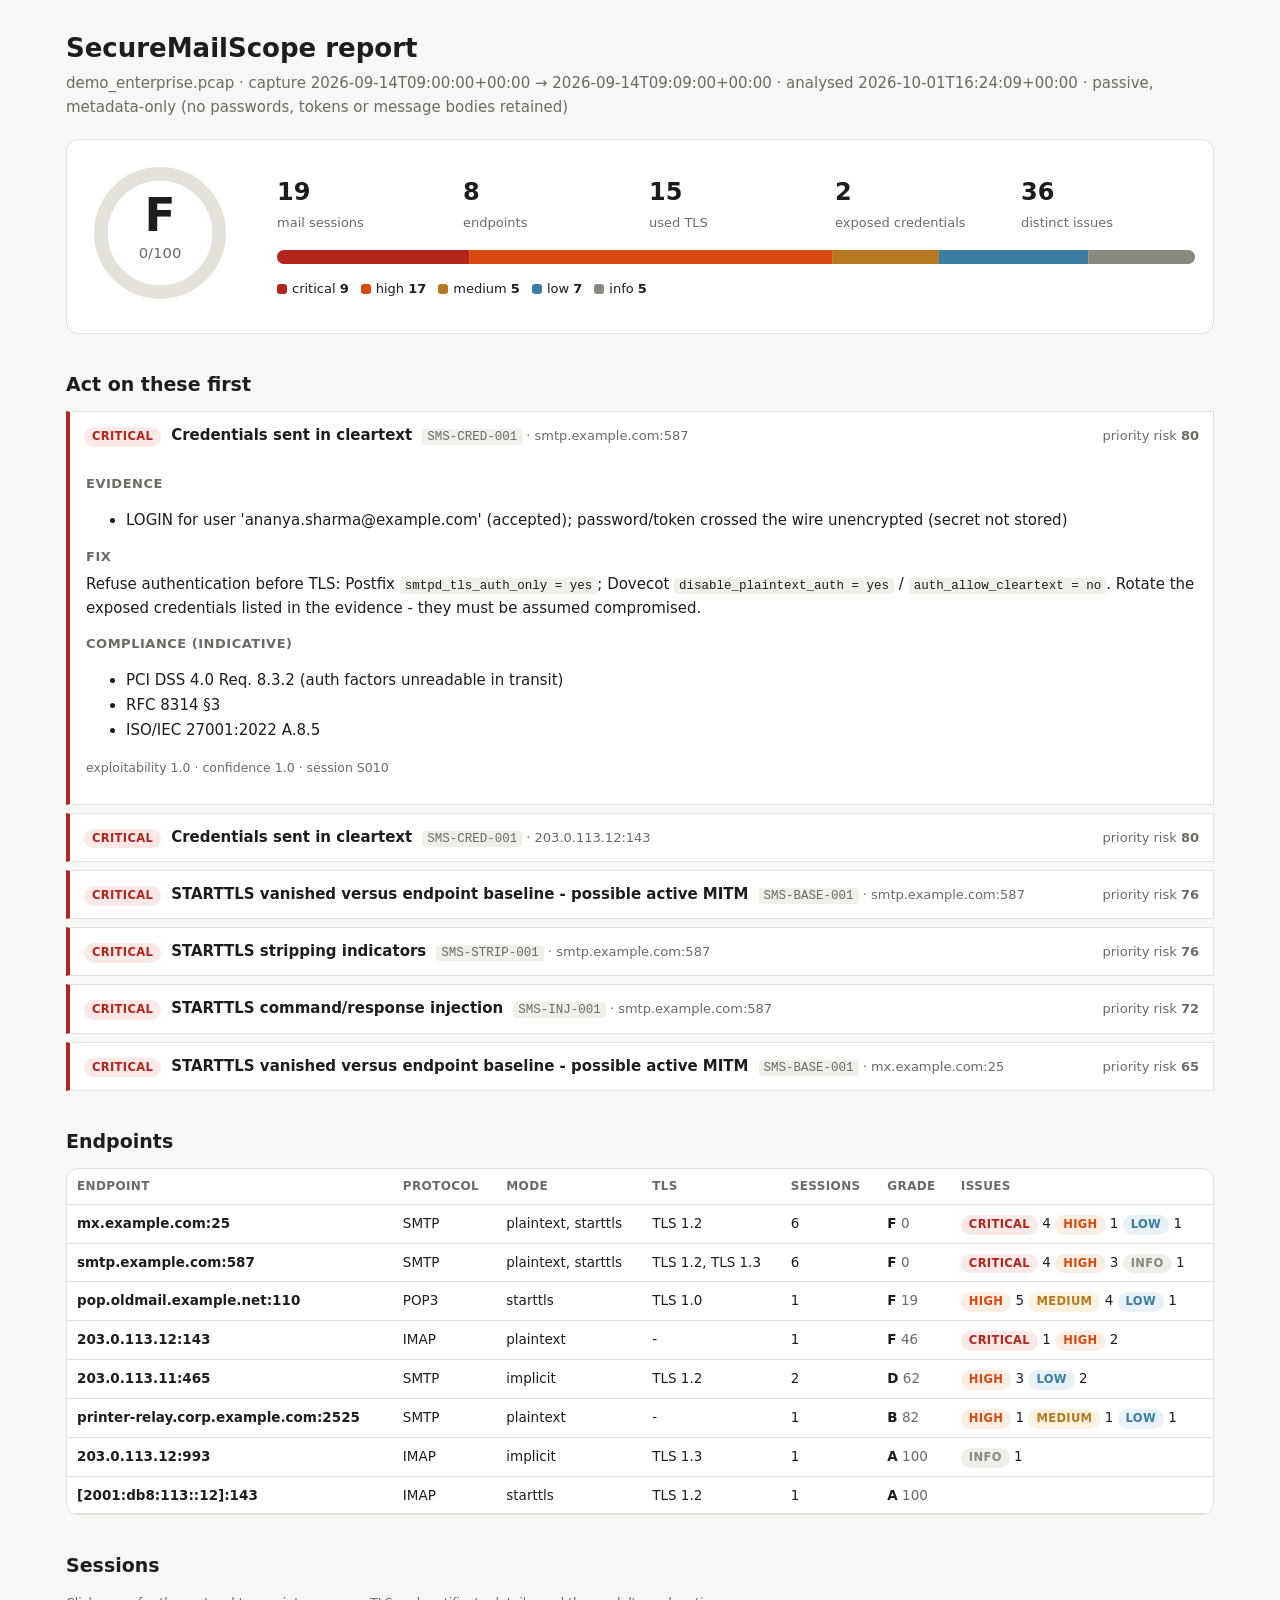
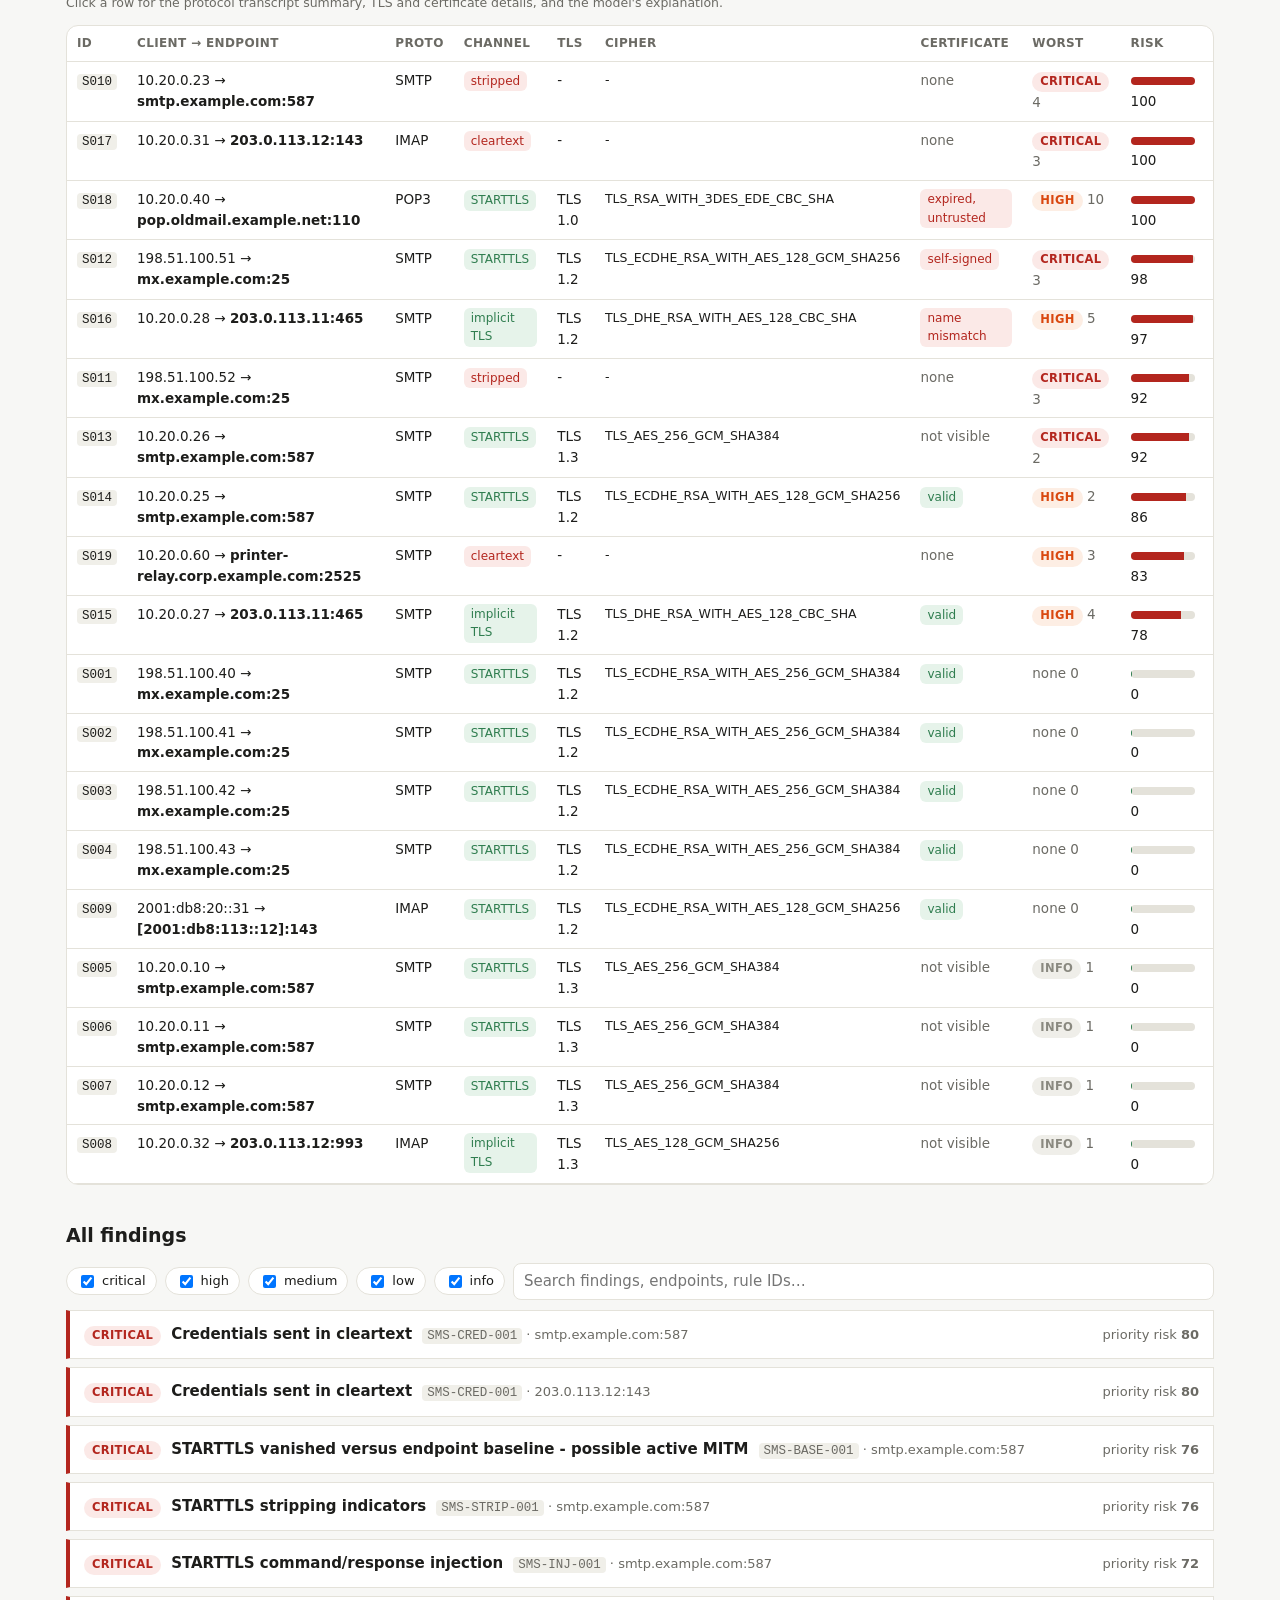
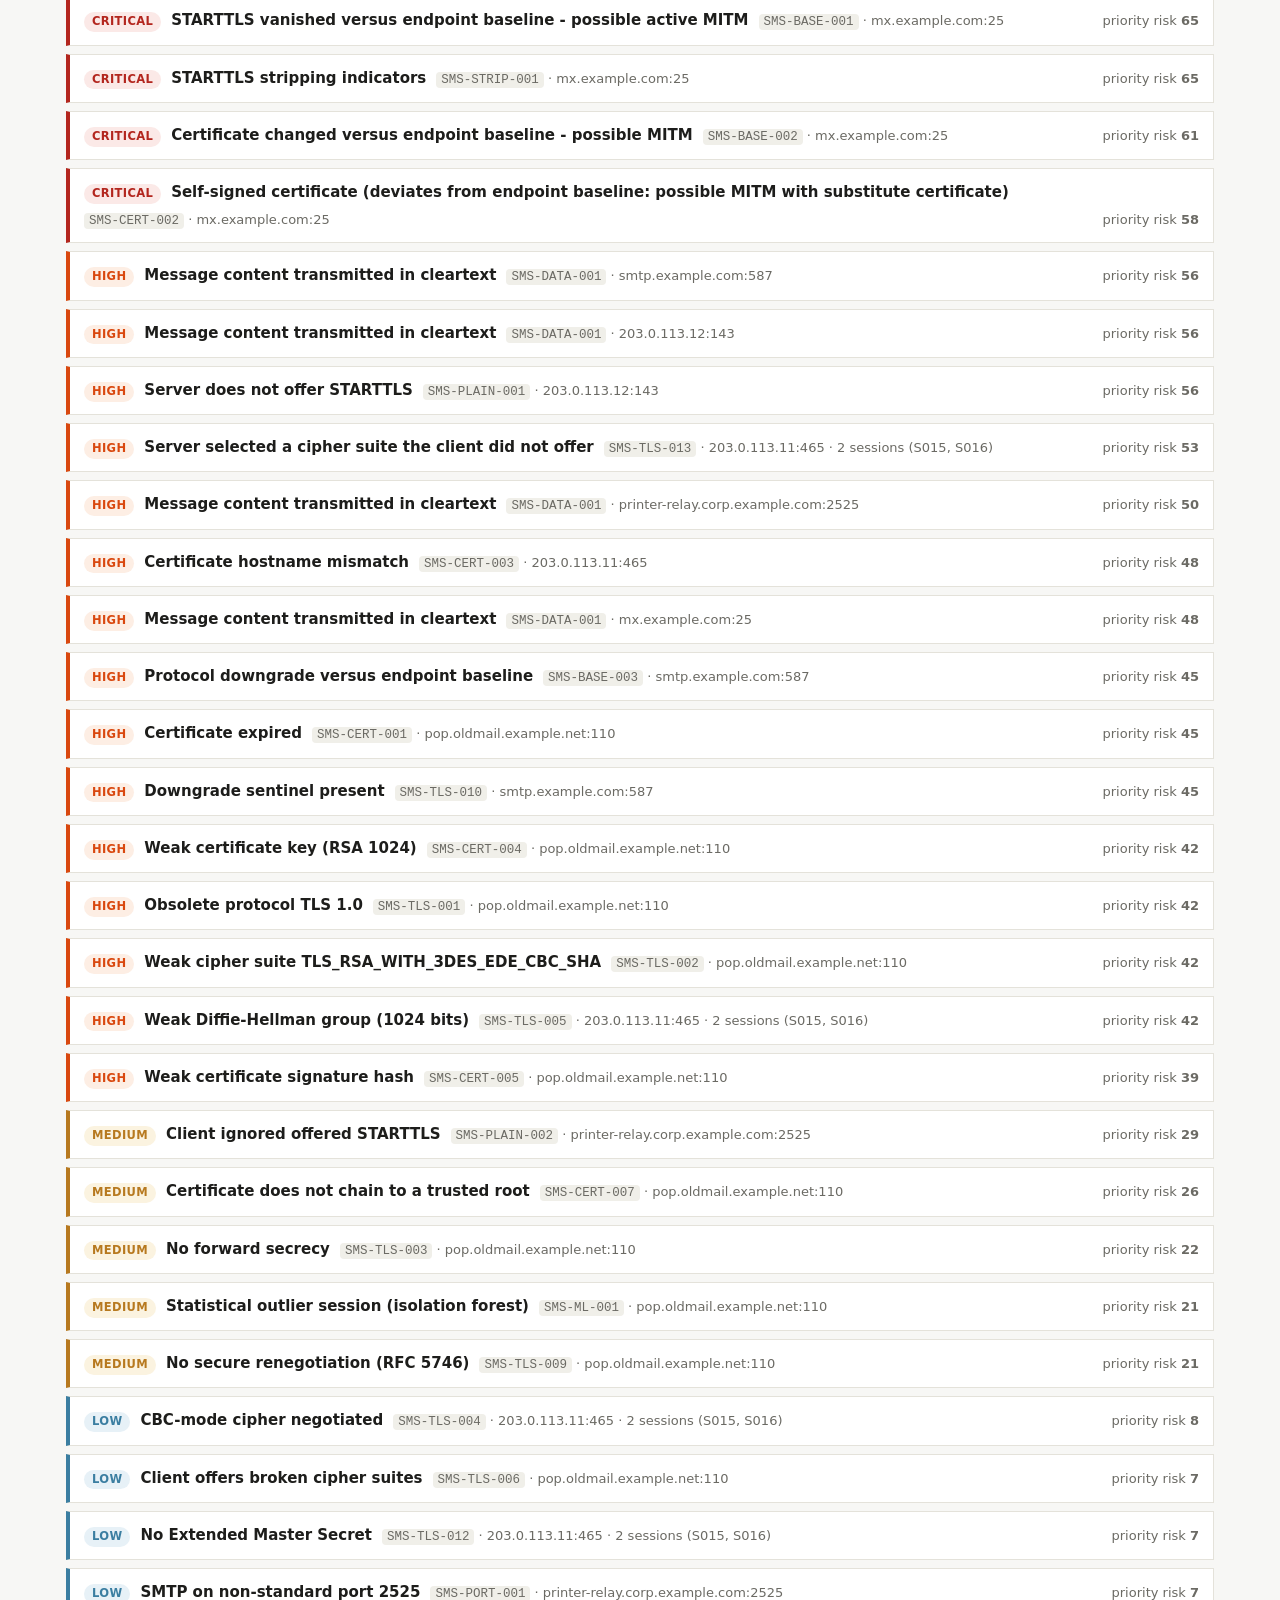
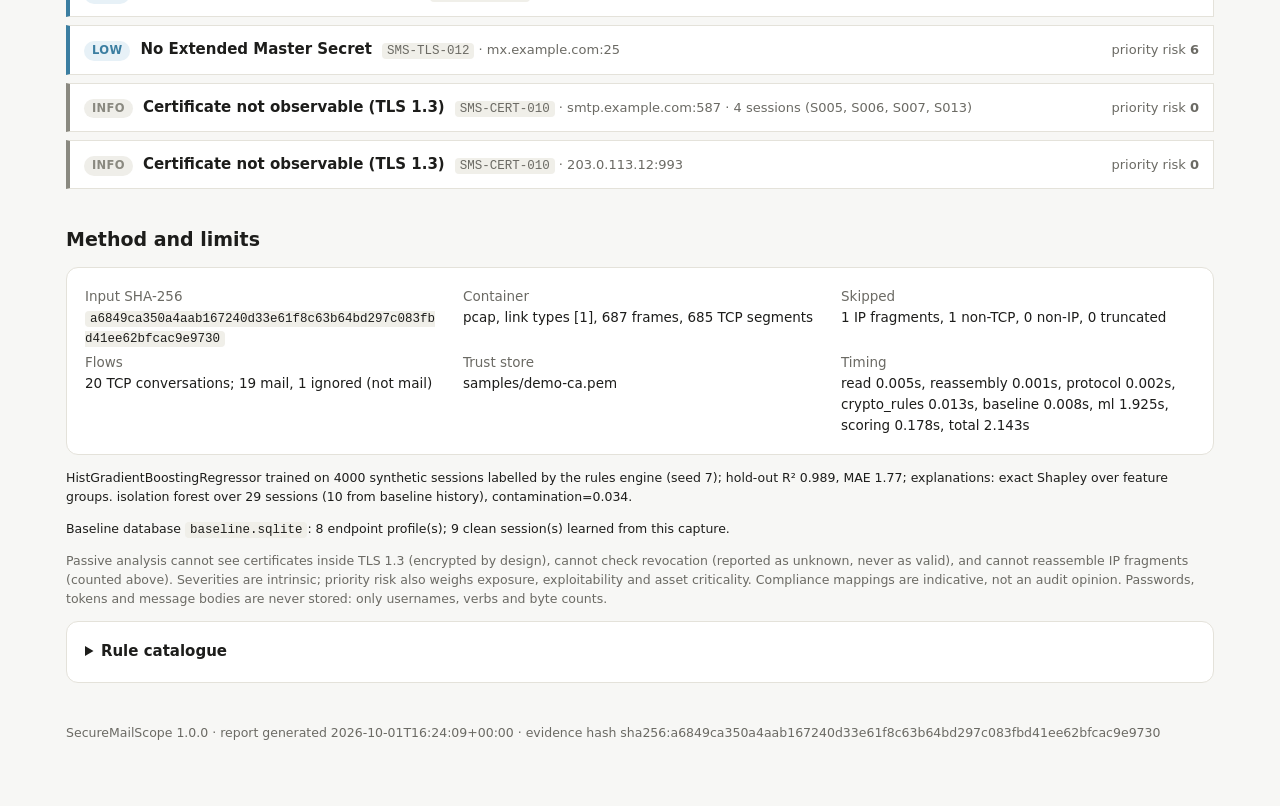
<file: reports/demo_enterprise.html>
<!doctype html>
<html lang="en"><head><meta charset="utf-8"><meta name="viewport" content="width=device-width,initial-scale=1">
<title>SecureMailScope report</title><style>
:root{--bg:#f7f7f5;--card:#fff;--ink:#1d1d1b;--muted:#6b6a64;--line:#e4e2da;--accent:#2f5bd3;
--crit:#b3261e;--high:#d9480f;--med:#b7791f;--low:#3b7ea1;--info:#8a8980;--good:#2f7d4f;--warn:#b7791f;--bad:#b3261e;
--crit-bg:#fbe9e7;--high-bg:#fdeee4;--med-bg:#fbf3e0;--low-bg:#e7f1f7;--info-bg:#efeee9;--good-bg:#e6f3ea;--code:#f0efe9}
:root[data-theme=dark]{--bg:#161615;--card:#1f1f1d;--ink:#ecebe6;--muted:#a3a19a;--line:#34332f;--accent:#8fb0ff;
--crit:#ff8a80;--high:#ffab70;--med:#f2c46b;--low:#8cc3e3;--info:#a3a19a;--good:#7fd19b;--warn:#f2c46b;--bad:#ff8a80;
--crit-bg:#3a1d1b;--high-bg:#3a2518;--med-bg:#352c17;--low-bg:#1a2b35;--info-bg:#2a2a27;--good-bg:#1a3123;--code:#2a2a27}
*{box-sizing:border-box}body{margin:0;background:var(--bg);color:var(--ink);font:15px/1.55 system-ui,-apple-system,"Segoe UI",Roboto,sans-serif}
main{max-width:1180px;margin:0 auto;padding:28px 16px 64px}h1{font-size:26px;margin:0 0 4px}h2{font-size:19px;margin:36px 0 12px}
h4{margin:14px 0 6px;font-size:13px;text-transform:uppercase;letter-spacing:.04em;color:var(--muted)}
code{font:12.5px ui-monospace,SFMono-Regular,Menlo,Consolas,monospace;background:var(--code);padding:1px 5px;border-radius:4px;overflow-wrap:anywhere}
.muted{color:var(--muted)}.small{font-size:12.5px}.sub{color:var(--muted);margin:0 0 20px;overflow-wrap:anywhere}
.card{background:var(--card);border:1px solid var(--line);border-radius:12px;padding:18px}
.grid{display:grid;grid-template-columns:repeat(auto-fit,minmax(min(220px,100%),1fr));gap:14px}
.hero{display:grid;grid-template-columns:170px minmax(0,1fr);gap:22px;align-items:center}
@media (max-width:640px){.hero{grid-template-columns:1fr}}
.gauge{width:150px;height:150px}.g-track{fill:none;stroke:var(--line);stroke-width:12}.g-val{fill:none;stroke-width:12;stroke-linecap:round}
.g-good{stroke:var(--good)}.g-warn{stroke:var(--warn)}.g-bad{stroke:var(--bad)}
.g-grade{font-size:40px;font-weight:700;text-anchor:middle;fill:var(--ink)}.g-score{font-size:13px;text-anchor:middle;fill:var(--muted)}
.stat b{display:block;font-size:24px}.stat span{color:var(--muted);font-size:13px}
.stats{display:grid;grid-template-columns:repeat(auto-fit,minmax(min(120px,100%),1fr));gap:12px;margin-bottom:14px}
.hero>div{min-width:0}.sevbar{border-radius:7px;overflow:hidden;background:var(--line)}.legend{display:flex;flex-wrap:wrap;gap:12px;margin-top:8px;font-size:13px}
.dot{display:inline-block;width:10px;height:10px;border-radius:3px;margin-right:5px;vertical-align:-1px}
.fill-critical{fill:var(--crit);background:var(--crit)}.fill-high{fill:var(--high);background:var(--high)}
.fill-medium{fill:var(--med);background:var(--med)}.fill-low{fill:var(--low);background:var(--low)}.fill-info{fill:var(--info);background:var(--info)}
.pill{display:inline-block;font-size:11.5px;font-weight:600;padding:1px 8px;border-radius:999px;text-transform:uppercase;letter-spacing:.03em}
.sev-critical{background:var(--crit-bg);color:var(--crit)}.sev-high{background:var(--high-bg);color:var(--high)}
.sev-medium{background:var(--med-bg);color:var(--med)}.sev-low{background:var(--low-bg);color:var(--low)}.sev-info{background:var(--info-bg);color:var(--info)}
.tag{display:inline-block;font-size:12px;padding:1px 7px;border-radius:6px;background:var(--info-bg);color:var(--muted)}
.t-good{background:var(--good-bg);color:var(--good)}.t-bad{background:var(--crit-bg);color:var(--crit)}
details.finding{background:var(--card);border:1px solid var(--line);border-left:4px solid var(--info);border-radius:0;margin:8px 0}
.sev-border-critical{border-left-color:var(--crit)!important}.sev-border-high{border-left-color:var(--high)!important}
.sev-border-medium{border-left-color:var(--med)!important}.sev-border-low{border-left-color:var(--low)!important}
details.finding>summary{cursor:pointer;padding:12px 14px;display:flex;flex-wrap:wrap;gap:6px 10px;align-items:baseline;list-style:none}
details.finding>summary::-webkit-details-marker{display:none}
.ftitle{font-weight:600;overflow-wrap:anywhere;min-width:0}.fmeta{overflow-wrap:anywhere}.fmeta{color:var(--muted);font-size:13px}.frisk{margin-left:auto;font-size:13px;color:var(--muted)}
.fbody{padding:0 16px 14px}.evidence li,.comp li{margin:2px 0;overflow-wrap:anywhere}.fix{margin:0}.esc{color:var(--crit);margin:4px 0}
.refs{font-size:13.5px}
.tablewrap{overflow-x:auto;background:var(--card);border:1px solid var(--line);border-radius:12px}
table{border-collapse:collapse;width:100%}th,td{text-align:left;padding:8px 10px;border-bottom:1px solid var(--line);vertical-align:top;font-size:13.5px}
thead th{font-size:12px;color:var(--muted);text-transform:uppercase;letter-spacing:.03em;white-space:nowrap}
table.wide{min-width:980px}td code{white-space:nowrap}tr.srow{cursor:pointer}tr.srow:hover td{background:var(--bg)}tr.sdet>td{background:var(--bg);padding:0}
.sdetail{display:grid;grid-template-columns:minmax(0,1.4fr) minmax(0,1fr);gap:18px;padding:14px}
@media (max-width:860px){.sdetail{grid-template-columns:1fr}}
table.kv th{width:190px;color:var(--muted);font-weight:500;font-size:12.5px}table.kv td{overflow-wrap:anywhere;font-size:12.5px}
.riskbar{display:inline-block;width:64px;height:8px;background:var(--line);border-radius:4px;overflow:hidden;vertical-align:middle;margin-right:6px}
.riskbar span{display:block;height:100%}.rb-good{background:var(--good)}.rb-warn{background:var(--warn)}.rb-bad{background:var(--bad)}
.num{font-variant-numeric:tabular-nums}
.explain .exp-l{font-size:11.5px;fill:var(--muted)}.explain .exp-v{font-size:11.5px;fill:var(--ink)}
.exp-pos{fill:var(--bad)}.exp-neg{fill:var(--good)}.axis{stroke:var(--line)}
.filters{display:flex;flex-wrap:wrap;gap:8px;align-items:center;margin:0 0 10px}
.filters label{font-size:13px;display:inline-flex;gap:5px;align-items:center;background:var(--card);border:1px solid var(--line);border-radius:999px;padding:3px 10px;cursor:pointer}
.filters input[type=search]{flex:1;min-width:200px;padding:6px 10px;border:1px solid var(--line);border-radius:8px;background:var(--card);color:var(--ink);font:inherit}
.kvs{display:grid;grid-template-columns:repeat(auto-fit,minmax(min(260px,100%),1fr));gap:4px 24px;font-size:13.5px}
.kvs div{overflow-wrap:anywhere}.kvs b{color:var(--muted);font-weight:500}
footer{margin-top:40px;color:var(--muted);font-size:12.5px;overflow-wrap:anywhere}
</style></head>
<body><main>
<h1>SecureMailScope report</h1>
<p class="sub">demo_enterprise.pcap · capture 2026-09-14T09:00:00+00:00 → 2026-09-14T09:09:00+00:00 · analysed 2026-10-01T16:24:09+00:00 · passive, metadata-only (no passwords, tokens or message bodies retained)</p>


<section class="card hero">
 <div><svg class="gauge" viewBox="0 0 132 132" role="img" aria-label="Posture score 0 of 100, grade F"><circle cx="66" cy="66" r="52" class="g-track"/><text x="66" y="64" class="g-grade">F</text><text x="66" y="88" class="g-score">0/100</text></svg></div>
 <div>
  <div class="stats">
   <div class="stat"><b>19</b><span>mail sessions</span></div>
   <div class="stat"><b>8</b><span>endpoints</span></div>
   <div class="stat"><b>15</b><span>used TLS</span></div>
   <div class="stat"><b>2</b><span>exposed credentials</span></div>
   <div class="stat"><b>36</b><span>distinct issues</span></div>
  </div>
  <svg class="sevbar" width="100%" height="14" role="img" aria-label="Findings by severity"><rect x="0.00%" y="0" width="20.93%" height="14" class="fill-critical"><title>critical: 9</title></rect><rect x="20.93%" y="0" width="39.53%" height="14" class="fill-high"><title>high: 17</title></rect><rect x="60.47%" y="0" width="11.63%" height="14" class="fill-medium"><title>medium: 5</title></rect><rect x="72.09%" y="0" width="16.28%" height="14" class="fill-low"><title>low: 7</title></rect><rect x="88.37%" y="0" width="11.63%" height="14" class="fill-info"><title>info: 5</title></rect></svg><div class="legend"><span class="lg"><i class="dot fill-critical"></i>critical <b>9</b></span><span class="lg"><i class="dot fill-high"></i>high <b>17</b></span><span class="lg"><i class="dot fill-medium"></i>medium <b>5</b></span><span class="lg"><i class="dot fill-low"></i>low <b>7</b></span><span class="lg"><i class="dot fill-info"></i>info <b>5</b></span></div>
 </div>
</section>

<h2>Act on these first</h2>
<details class="finding sev-border-critical" data-sev="critical" open><summary><span class="pill sev-critical">critical</span> <span class="ftitle">Credentials sent in cleartext</span><span class="fmeta"><code>SMS-CRED-001</code> · smtp.example.com:587</span><span class="frisk">priority risk <b>80</b></span></summary><div class="fbody"><h4>Evidence</h4><ul class="evidence"><li>LOGIN for user &#x27;ananya.sharma@example.com&#x27; (accepted); password/token crossed the wire unencrypted (secret not stored)</li></ul><h4>Fix</h4><p class="fix">Refuse authentication before TLS: Postfix <code>smtpd_tls_auth_only = yes</code>; Dovecot <code>disable_plaintext_auth = yes</code> / <code>auth_allow_cleartext = no</code>. Rotate the exposed credentials listed in the evidence - they must be assumed compromised.</p><h4>Compliance (indicative)</h4><ul class=comp><li>PCI DSS 4.0 Req. 8.3.2 (auth factors unreadable in transit)</li><li>RFC 8314 §3</li><li>ISO/IEC 27001:2022 A.8.5</li></ul><p class="muted small">exploitability 1.0 · confidence 1.0 · session S010</p></div></details><details class="finding sev-border-critical" data-sev="critical"><summary><span class="pill sev-critical">critical</span> <span class="ftitle">Credentials sent in cleartext</span><span class="fmeta"><code>SMS-CRED-001</code> · 203.0.113.12:143</span><span class="frisk">priority risk <b>80</b></span></summary><div class="fbody"><h4>Evidence</h4><ul class="evidence"><li>IMAP-LOGIN for user &#x27;rahul.verma&#x27; (accepted); password/token crossed the wire unencrypted (secret not stored)</li></ul><h4>Fix</h4><p class="fix">Refuse authentication before TLS: Postfix <code>smtpd_tls_auth_only = yes</code>; Dovecot <code>disable_plaintext_auth = yes</code> / <code>auth_allow_cleartext = no</code>. Rotate the exposed credentials listed in the evidence - they must be assumed compromised.</p><h4>Compliance (indicative)</h4><ul class=comp><li>PCI DSS 4.0 Req. 8.3.2 (auth factors unreadable in transit)</li><li>RFC 8314 §3</li><li>ISO/IEC 27001:2022 A.8.5</li></ul><p class="muted small">exploitability 1.0 · confidence 1.0 · session S017</p></div></details><details class="finding sev-border-critical" data-sev="critical"><summary><span class="pill sev-critical">critical</span> <span class="ftitle">STARTTLS vanished versus endpoint baseline - possible active MITM</span><span class="fmeta"><code>SMS-BASE-001</code> · smtp.example.com:587</span><span class="frisk">priority risk <b>76</b></span></summary><div class="fbody"><h4>Evidence</h4><ul class="evidence"><li>endpoint offered TLS in 7 of 7 baseline sessions; this session: capability absent</li><li>EHLO capability &#x27;XXXXXXXX&#x27; is a same-length rewrite of STARTTLS</li></ul><h4>Fix</h4><p class="fix">Treat as a potential active interception: preserve this capture (hash recorded in the report), trace the network path between the client and the server (ARP/DHCP/DNS spoofing, rogue gateway, compromised middlebox), and verify the server&#x27;s real certificate out-of-band. Long term: MTA-STS enforce / DANE for relays, implicit TLS with certificate validation for clients.</p><p class="refs"><b>Why it matters:</b> per-endpoint baseline</p><h4>Compliance (indicative)</h4><ul class=comp><li>CERT-In Directions 28 Apr 2022 (attack on mail server: report within 6 h)</li><li>ISO/IEC 27001:2022 A.5.25 (assessment of security events)</li></ul><p class="muted small">exploitability 0.9 · confidence 0.8 · session S010</p></div></details><details class="finding sev-border-critical" data-sev="critical"><summary><span class="pill sev-critical">critical</span> <span class="ftitle">STARTTLS stripping indicators</span><span class="fmeta"><code>SMS-STRIP-001</code> · smtp.example.com:587</span><span class="frisk">priority risk <b>76</b></span></summary><div class="fbody"><h4>Evidence</h4><ul class="evidence"><li>EHLO capability &#x27;XXXXXXXX&#x27; is a same-length rewrite of STARTTLS</li><li>capabilities seen: PIPELINING SIZE XXXXXXXX AUTH ENHANCEDSTATUSCODES 8BITMIME DSN</li></ul><h4>Fix</h4><p class="fix">Move clients to implicit TLS (465 / 993 / 995, RFC 8314): there is no cleartext upgrade to strip. Postfix submission: <code>smtpd_tls_security_level = encrypt</code>, <code>smtpd_tls_auth_only = yes</code>. Dovecot: <code>ssl = required</code> and <code>disable_plaintext_auth = yes</code> (2.4: <code>auth_allow_cleartext = no</code>). Set mail clients to &#x27;TLS required&#x27;, never &#x27;STARTTLS if available&#x27;.</p><p class="refs"><b>Why it matters:</b> RFC 3207 §6, Poddebniak et al. 2021</p><h4>Compliance (indicative)</h4><ul class=comp><li>RFC 3207 §6</li><li>RFC 8461 (MTA-STS)</li><li>RFC 7672 (DANE)</li><li>RFC 8314</li><li>CERT-In Directions 28 Apr 2022 (attack on mail server: report within 6 h)</li></ul><p class="muted small">exploitability 0.9 · confidence 0.9 · session S010</p></div></details><details class="finding sev-border-critical" data-sev="critical"><summary><span class="pill sev-critical">critical</span> <span class="ftitle">STARTTLS command/response injection</span><span class="fmeta"><code>SMS-INJ-001</code> · smtp.example.com:587</span><span class="frisk">priority risk <b>72</b></span></summary><div class="fbody"><h4>Evidence</h4><ul class="evidence"><li>client sent 41 bytes of cleartext after STARTTLS before TLS (pipelined commands: RSET, MAIL)</li></ul><h4>Fix</h4><p class="fix">Upgrade the server/client: the implementation must discard any buffered plaintext when TLS starts (CVE-2011-0411 class; 40+ implementations affected per Poddebniak et al. 2021). Check Postfix, Dovecot, Exim, Courier versions; prefer implicit TLS ports which have no upgrade step.</p><p class="refs"><b>Why it matters:</b> CVE-2011-0411, USENIX Security 2021: Why TLS is better without STARTTLS</p><h4>Compliance (indicative)</h4><ul class=comp><li>CVE-2011-0411 class</li><li>Poddebniak et al., USENIX Security 2021</li><li>CERT-In Directions 28 Apr 2022 (attack on mail server: report within 6 h)</li></ul><p class="muted small">exploitability 0.8 · confidence 0.9 · session S013</p></div></details><details class="finding sev-border-critical" data-sev="critical"><summary><span class="pill sev-critical">critical</span> <span class="ftitle">STARTTLS vanished versus endpoint baseline - possible active MITM</span><span class="fmeta"><code>SMS-BASE-001</code> · mx.example.com:25</span><span class="frisk">priority risk <b>65</b></span></summary><div class="fbody"><h4>Evidence</h4><ul class="evidence"><li>endpoint offered TLS in 10 of 10 baseline sessions; this session: no TLS</li><li>STARTTLS refused with &#x27;454 4.7.0 TLS not available due to local problem&#x27;</li></ul><h4>Fix</h4><p class="fix">Treat as a potential active interception: preserve this capture (hash recorded in the report), trace the network path between the client and the server (ARP/DHCP/DNS spoofing, rogue gateway, compromised middlebox), and verify the server&#x27;s real certificate out-of-band. Long term: MTA-STS enforce / DANE for relays, implicit TLS with certificate validation for clients.</p><p class="refs"><b>Why it matters:</b> per-endpoint baseline</p><h4>Compliance (indicative)</h4><ul class=comp><li>CERT-In Directions 28 Apr 2022 (attack on mail server: report within 6 h)</li><li>ISO/IEC 27001:2022 A.5.25 (assessment of security events)</li></ul><p class="muted small">exploitability 0.9 · confidence 0.8 · session S011</p></div></details>

<h2>Endpoints</h2>
<div class="tablewrap"><table class="wide"><thead><tr><th>Endpoint</th><th>Protocol</th><th>Mode</th><th>TLS</th><th>Sessions</th><th>Grade</th><th>Issues</th></tr></thead>
<tbody><tr><td><b>mx.example.com:25</b></td><td>SMTP</td><td>plaintext, starttls</td><td>TLS 1.2</td><td class=num>6</td><td><b>F</b> <span class=muted>0</span></td><td><span class="pill sev-critical">critical</span> 4 <span class="pill sev-high">high</span> 1 <span class="pill sev-low">low</span> 1</td></tr><tr><td><b>smtp.example.com:587</b></td><td>SMTP</td><td>plaintext, starttls</td><td>TLS 1.2, TLS 1.3</td><td class=num>6</td><td><b>F</b> <span class=muted>0</span></td><td><span class="pill sev-critical">critical</span> 4 <span class="pill sev-high">high</span> 3 <span class="pill sev-info">info</span> 1</td></tr><tr><td><b>pop.oldmail.example.net:110</b></td><td>POP3</td><td>starttls</td><td>TLS 1.0</td><td class=num>1</td><td><b>F</b> <span class=muted>19</span></td><td><span class="pill sev-high">high</span> 5 <span class="pill sev-medium">medium</span> 4 <span class="pill sev-low">low</span> 1</td></tr><tr><td><b>203.0.113.12:143</b></td><td>IMAP</td><td>plaintext</td><td>-</td><td class=num>1</td><td><b>F</b> <span class=muted>46</span></td><td><span class="pill sev-critical">critical</span> 1 <span class="pill sev-high">high</span> 2</td></tr><tr><td><b>203.0.113.11:465</b></td><td>SMTP</td><td>implicit</td><td>TLS 1.2</td><td class=num>2</td><td><b>D</b> <span class=muted>62</span></td><td><span class="pill sev-high">high</span> 3 <span class="pill sev-low">low</span> 2</td></tr><tr><td><b>printer-relay.corp.example.com:2525</b></td><td>SMTP</td><td>plaintext</td><td>-</td><td class=num>1</td><td><b>B</b> <span class=muted>82</span></td><td><span class="pill sev-high">high</span> 1 <span class="pill sev-medium">medium</span> 1 <span class="pill sev-low">low</span> 1</td></tr><tr><td><b>203.0.113.12:993</b></td><td>IMAP</td><td>implicit</td><td>TLS 1.3</td><td class=num>1</td><td><b>A</b> <span class=muted>100</span></td><td><span class="pill sev-info">info</span> 1</td></tr><tr><td><b>[2001:db8:113::12]:143</b></td><td>IMAP</td><td>starttls</td><td>TLS 1.2</td><td class=num>1</td><td><b>A</b> <span class=muted>100</span></td><td></td></tr></tbody></table></div>

<h2>Sessions</h2>
<p class="muted small">Click a row for the protocol transcript summary, TLS and certificate details, and the model's explanation.</p>
<div class="tablewrap"><table class="wide"><thead><tr><th>ID</th><th>Client → endpoint</th><th>Proto</th><th>Channel</th><th>TLS</th><th>Cipher</th><th>Certificate</th><th>Worst</th><th>Risk</th></tr></thead>
<tbody><tr class="srow" data-det="det-S010" aria-expanded="false" tabindex="0"><td><code>S010</code></td><td>10.20.0.23 → <b>smtp.example.com:587</b></td><td>SMTP</td><td><span class="tag t-bad">stripped</span></td><td>-</td><td class=small>-</td><td><span class="muted">none</span></td><td><span class="pill sev-critical">critical</span> <span class=muted>4</span></td><td><span class="riskbar" title="100.0"><span class="rb-bad" style="width:100%"></span></span><span class="num">100</span></td></tr><tr class="sdet" id="det-S010" hidden><td colspan="9"><div class="sdetail"><table class="kv"><tr><th>Client</th><td>10.20.0.23:49822</td></tr><tr><th>Server</th><td>203.0.113.11:587</td></tr><tr><th>Banner</th><td>smtp.example.com ESMTP Postfix</td></tr><tr><th>Capabilities</th><td>PIPELINING SIZE XXXXXXXX AUTH ENHANCEDSTATUSCODES 8BITMIME DSN</td></tr><tr><th>STARTTLS offered</th><td>no</td></tr><tr><th>STARTTLS requested / reply</th><td>no</td></tr><tr><th>TLS starts at byte</th><td>-</td></tr><tr><th>Cleartext commands</th><td>EHLO AUTH MAIL RCPT DATA QUIT</td></tr><tr><th>Auth in cleartext</th><td>LOGIN user=ananya.sharma@example.com (secret exposed)</td></tr><tr><th>TCP stream</th><td>retransmissions 0, out-of-order 0, overlaps trimmed 0, conflicts 0, gaps 0 · client role: SYN without ACK</td></tr></table><div class="xp"><h4>Why the model scored it 100.0</h4><svg class="explain" viewBox="0 0 400 114" width="100%" style="max-width:520px" role="img" aria-label="Model risk contributions"><line x1="170" y1="0" x2="170" y2="114" class="axis"/><text x="0" y="14" class="exp-l">channel encryption</text><rect x="170.0" y="3" width="150.0" height="14" rx="2" class="exp-pos"/><text x="326.0" y="14" class="exp-v" text-anchor="start">+83.9</text><text x="0" y="36" class="exp-l">cleartext credentials</text><rect x="170.0" y="25" width="10.4" height="14" rx="2" class="exp-pos"/><text x="186.4" y="36" class="exp-v" text-anchor="start">+5.8</text><text x="0" y="58" class="exp-l">STARTTLS offer / stripping</text><rect x="170.0" y="47" width="9.7" height="14" rx="2" class="exp-pos"/><text x="185.7" y="58" class="exp-v" text-anchor="start">+5.4</text><text x="0" y="80" class="exp-l">cleartext message data</text><rect x="170.0" y="69" width="5.7" height="14" rx="2" class="exp-pos"/><text x="181.7" y="80" class="exp-v" text-anchor="start">+3.2</text><text x="0" y="102" class="exp-l">endpoint baseline deviation</text><rect x="170.0" y="91" width="3.0" height="14" rx="2" class="exp-pos"/><text x="179.0" y="102" class="exp-v" text-anchor="start">+1.7</text></svg><p class="muted small">anomaly score 0.602 · baseline deviations: starttls_drop</p></div></div></td></tr><tr class="srow" data-det="det-S017" aria-expanded="false" tabindex="0"><td><code>S017</code></td><td>10.20.0.31 → <b>203.0.113.12:143</b></td><td>IMAP</td><td><span class="tag t-bad">cleartext</span></td><td>-</td><td class=small>-</td><td><span class="muted">none</span></td><td><span class="pill sev-critical">critical</span> <span class=muted>3</span></td><td><span class="riskbar" title="100.0"><span class="rb-bad" style="width:100%"></span></span><span class="num">100</span></td></tr><tr class="sdet" id="det-S017" hidden><td colspan="9"><div class="sdetail"><table class="kv"><tr><th>Client</th><td>10.20.0.31:51200</td></tr><tr><th>Server</th><td>203.0.113.12:143</td></tr><tr><th>Banner</th><td>* OK [CAPABILITY IMAP4rev1 SASL-IR LOGIN-REFERRALS ID ENABLE IDLE LITERAL+ AUTH=PLAIN AUTH=LOGIN] Dovecot ready.</td></tr><tr><th>Capabilities</th><td>IMAP4REV1 IDLE</td></tr><tr><th>STARTTLS offered</th><td>no</td></tr><tr><th>STARTTLS requested / reply</th><td>no</td></tr><tr><th>TLS starts at byte</th><td>-</td></tr><tr><th>Cleartext commands</th><td>CAPABILITY LOGIN SELECT FETCH LOGOUT</td></tr><tr><th>Auth in cleartext</th><td>IMAP-LOGIN user=rahul.verma (secret exposed)</td></tr><tr><th>TCP stream</th><td>retransmissions 0, out-of-order 0, overlaps trimmed 0, conflicts 0, gaps 0 · client role: SYN without ACK</td></tr></table><div class="xp"><h4>Why the model scored it 100.0</h4><svg class="explain" viewBox="0 0 400 92" width="100%" style="max-width:520px" role="img" aria-label="Model risk contributions"><line x1="170" y1="0" x2="170" y2="92" class="axis"/><text x="0" y="14" class="exp-l">channel encryption</text><rect x="170.0" y="3" width="150.0" height="14" rx="2" class="exp-pos"/><text x="326.0" y="14" class="exp-v" text-anchor="start">+79.5</text><text x="0" y="36" class="exp-l">cleartext credentials</text><rect x="170.0" y="25" width="22.3" height="14" rx="2" class="exp-pos"/><text x="198.3" y="36" class="exp-v" text-anchor="start">+11.8</text><text x="0" y="58" class="exp-l">cleartext message data</text><rect x="170.0" y="47" width="10.2" height="14" rx="2" class="exp-pos"/><text x="186.2" y="58" class="exp-v" text-anchor="start">+5.4</text><text x="0" y="80" class="exp-l">STARTTLS offer / stripping</text><rect x="170.0" y="69" width="6.4" height="14" rx="2" class="exp-pos"/><text x="182.4" y="80" class="exp-v" text-anchor="start">+3.4</text></svg><p class="muted small">anomaly score 0.621</p></div></div></td></tr><tr class="srow" data-det="det-S018" aria-expanded="false" tabindex="0"><td><code>S018</code></td><td>10.20.0.40 → <b>pop.oldmail.example.net:110</b></td><td>POP3</td><td><span class="tag t-good">STARTTLS</span></td><td>TLS 1.0</td><td class=small>TLS_RSA_WITH_3DES_EDE_CBC_SHA</td><td><span class="tag t-bad">expired, untrusted</span></td><td><span class="pill sev-high">high</span> <span class=muted>10</span></td><td><span class="riskbar" title="100.0"><span class="rb-bad" style="width:100%"></span></span><span class="num">100</span></td></tr><tr class="sdet" id="det-S018" hidden><td colspan="9"><div class="sdetail"><table class="kv"><tr><th>Client</th><td>10.20.0.40:50999</td></tr><tr><th>Server</th><td>198.51.100.20:110</td></tr><tr><th>Banner</th><td>+OK pop.oldmail.example.net POP3 server ready &lt;1896.697170952@pop.oldmail.example.net&gt;</td></tr><tr><th>Capabilities</th><td>TOP USER UIDL STLS</td></tr><tr><th>STARTTLS offered</th><td>yes</td></tr><tr><th>STARTTLS requested / reply</th><td>yes / +OK Begin TLS negotiation</td></tr><tr><th>TLS starts at byte</th><td>client 12, server 170</td></tr><tr><th>Cleartext commands</th><td>CAPA STLS</td></tr><tr><th>TCP stream</th><td>retransmissions 0, out-of-order 0, overlaps trimmed 0, conflicts 0, gaps 0 · client role: SYN without ACK</td></tr><tr><th>TLS version</th><td>TLS 1.0 (legacy_version TLS 1.0)</td></tr><tr><th>Cipher</th><td>TLS_RSA_WITH_3DES_EDE_CBC_SHA · grade F · FS no · AEAD no</td></tr><tr><th>Key exchange group</th><td>-</td></tr><tr><th>SNI / ALPN</th><td>- / -</td></tr><tr><th>Client offered</th><td>7 suites; versions TLS 1.0</td></tr><tr><th>JA3</th><td>d3149f76b3c17c9c7ba0cee4dc94bbff</td></tr><tr><th>JA3S</th><td>9aecf3ce379555a94c62d435edd4859c</td></tr><tr><th>Cert #0</th><td>CN=pop.oldmail.example.net,O=OldMail Ltd ← CN=OldMail Internal CA,O=OldMail Ltd · RSA 1024 · SHA1 · 2022-01-01 → 2024-01-01 · SAN DNS:pop.oldmail.example.net · sha256 31004baa0ac61bbd…</td></tr><tr><th>Chain verdict</th><td>hostname pop.oldmail.example.net: match · trust: a certificate in the path was outside its validity window at capture time, so the path could not be built · revocation: unknown (passive analysis cannot check CRL/OCSP)</td></tr></table><div class="xp"><h4>Why the model scored it 100.0</h4><svg class="explain" viewBox="0 0 400 70" width="100%" style="max-width:520px" role="img" aria-label="Model risk contributions"><line x1="170" y1="0" x2="170" y2="70" class="axis"/><text x="0" y="14" class="exp-l">certificate</text><rect x="170.0" y="3" width="150.0" height="14" rx="2" class="exp-pos"/><text x="326.0" y="14" class="exp-v" text-anchor="start">+53.9</text><text x="0" y="36" class="exp-l">channel encryption</text><rect x="170.0" y="25" width="130.2" height="14" rx="2" class="exp-pos"/><text x="306.2" y="36" class="exp-v" text-anchor="start">+46.8</text><text x="0" y="58" class="exp-l">service and port</text><rect x="168.1" y="47" width="1.9" height="14" rx="2" class="exp-neg"/><text x="162.1" y="58" class="exp-v" text-anchor="end">-0.7</text></svg><p class="muted small">anomaly score 0.665</p></div></div></td></tr><tr class="srow" data-det="det-S012" aria-expanded="false" tabindex="0"><td><code>S012</code></td><td>198.51.100.51 → <b>mx.example.com:25</b></td><td>SMTP</td><td><span class="tag t-good">STARTTLS</span></td><td>TLS 1.2</td><td class=small>TLS_ECDHE_RSA_WITH_AES_128_GCM_SHA256</td><td><span class="tag t-bad">self-signed</span></td><td><span class="pill sev-critical">critical</span> <span class=muted>3</span></td><td><span class="riskbar" title="98.5"><span class="rb-bad" style="width:98%"></span></span><span class="num">98</span></td></tr><tr class="sdet" id="det-S012" hidden><td colspan="9"><div class="sdetail"><table class="kv"><tr><th>Client</th><td>198.51.100.51:51514</td></tr><tr><th>Server</th><td>203.0.113.10:25</td></tr><tr><th>Banner</th><td>mx.example.com ESMTP Postfix (Debian/GNU)</td></tr><tr><th>Capabilities</th><td>PIPELINING SIZE VRFY ETRN STARTTLS ENHANCEDSTATUSCODES 8BITMIME DSN SMTPUTF8 CHUNKING</td></tr><tr><th>STARTTLS offered</th><td>yes</td></tr><tr><th>STARTTLS requested / reply</th><td>yes / 220 2.0.0 Ready to start TLS</td></tr><tr><th>TLS starts at byte</th><td>client 40, server 242</td></tr><tr><th>Cleartext commands</th><td>EHLO STARTTLS</td></tr><tr><th>TCP stream</th><td>retransmissions 0, out-of-order 0, overlaps trimmed 0, conflicts 0, gaps 0 · client role: SYN without ACK</td></tr><tr><th>TLS version</th><td>TLS 1.2 (legacy_version TLS 1.2)</td></tr><tr><th>Cipher</th><td>TLS_ECDHE_RSA_WITH_AES_128_GCM_SHA256 · grade A · FS yes · AEAD yes</td></tr><tr><th>Key exchange group</th><td>secp256r1</td></tr><tr><th>SNI / ALPN</th><td>mx.example.com / -</td></tr><tr><th>Client offered</th><td>15 suites; versions TLS 1.3, TLS 1.2</td></tr><tr><th>JA3</th><td>79ec180d41ddfedd6ecda6ad4fa4a52d</td></tr><tr><th>JA3S</th><td>303951d4c50efb2e991652225a6f02b1</td></tr><tr><th>Cert #0</th><td>CN=mx.example.com,O=Example Corp ← CN=mx.example.com,O=Example Corp · RSA 2048 · SHA256 · 2026-09-01 → 2027-09-01 · SAN DNS:mx.example.com · sha256 7c7e962c3b5898e7…</td></tr><tr><th>Chain verdict</th><td>hostname mx.example.com: match · trust: self-signed leaf certificate · revocation: unknown (passive analysis cannot check CRL/OCSP)</td></tr></table><div class="xp"><h4>Why the model scored it 97.6</h4><svg class="explain" viewBox="0 0 400 92" width="100%" style="max-width:520px" role="img" aria-label="Model risk contributions"><line x1="170" y1="0" x2="170" y2="92" class="axis"/><text x="0" y="14" class="exp-l">certificate</text><rect x="170.0" y="3" width="150.0" height="14" rx="2" class="exp-pos"/><text x="326.0" y="14" class="exp-v" text-anchor="start">+73.1</text><text x="0" y="36" class="exp-l">endpoint baseline deviation</text><rect x="170.0" y="25" width="53.4" height="14" rx="2" class="exp-pos"/><text x="229.4" y="36" class="exp-v" text-anchor="start">+26.0</text><text x="0" y="58" class="exp-l">service and port</text><rect x="162.4" y="47" width="7.6" height="14" rx="2" class="exp-neg"/><text x="156.4" y="58" class="exp-v" text-anchor="end">-3.7</text><text x="0" y="80" class="exp-l">channel encryption</text><rect x="170.0" y="69" width="4.3" height="14" rx="2" class="exp-pos"/><text x="180.3" y="80" class="exp-v" text-anchor="start">+2.1</text></svg><p class="muted small">anomaly score 0.555 · baseline deviations: cert_change</p></div></div></td></tr><tr class="srow" data-det="det-S016" aria-expanded="false" tabindex="0"><td><code>S016</code></td><td>10.20.0.28 → <b>203.0.113.11:465</b></td><td>SMTP</td><td><span class="tag t-good">implicit TLS</span></td><td>TLS 1.2</td><td class=small>TLS_DHE_RSA_WITH_AES_128_CBC_SHA</td><td><span class="tag t-bad">name mismatch</span></td><td><span class="pill sev-high">high</span> <span class=muted>5</span></td><td><span class="riskbar" title="97.4"><span class="rb-bad" style="width:97%"></span></span><span class="num">97</span></td></tr><tr class="sdet" id="det-S016" hidden><td colspan="9"><div class="sdetail"><table class="kv"><tr><th>Client</th><td>10.20.0.28:54015</td></tr><tr><th>Server</th><td>203.0.113.11:465</td></tr><tr><th>Banner</th><td></td></tr><tr><th>Capabilities</th><td>-</td></tr><tr><th>STARTTLS offered</th><td>unknown</td></tr><tr><th>STARTTLS requested / reply</th><td>no</td></tr><tr><th>TLS starts at byte</th><td>client 0, server 0</td></tr><tr><th>Cleartext commands</th><td>-</td></tr><tr><th>TCP stream</th><td>retransmissions 0, out-of-order 0, overlaps trimmed 0, conflicts 0, gaps 0 · client role: SYN without ACK</td></tr><tr><th>TLS version</th><td>TLS 1.2 (legacy_version TLS 1.2)</td></tr><tr><th>Cipher</th><td>TLS_DHE_RSA_WITH_AES_128_CBC_SHA · grade B · FS yes · AEAD no</td></tr><tr><th>Key exchange group</th><td>- · DH 1024 bits</td></tr><tr><th>SNI / ALPN</th><td>mail.corp.example.com / -</td></tr><tr><th>Client offered</th><td>12 suites; versions TLS 1.2</td></tr><tr><th>JA3</th><td>fb753ccf6dc5d2d523fad366656bb8fa</td></tr><tr><th>JA3S</th><td>6feb25f6273124ad03f7299a93199575</td></tr><tr><th>Cert #0</th><td>CN=*.example.com,O=Example Corp ← CN=SecureMailScope Demo Issuing CA,O=SecureMailScope Demo · RSA 2048 · SHA256 · 2026-01-01 → 2027-01-01 · SAN DNS:*.example.com, DNS:example.com · sha256 ca2a4c2226161a11…</td></tr><tr><th>Cert #1</th><td>CN=SecureMailScope Demo Issuing CA,O=SecureMailScope Demo ← CN=SecureMailScope Demo Root CA,O=SecureMailScope Demo · RSA 2048 · SHA256 · 2025-01-01 → 2031-01-01 · SAN - · sha256 ec722aa07378d406…</td></tr><tr><th>Chain verdict</th><td>hostname mail.corp.example.com: MISMATCH · trust: chains to a trusted root · revocation: unknown (passive analysis cannot check CRL/OCSP)</td></tr><tr><th>Notes</th><td>encrypted from first byte; protocol inferred from port 465 (hint only)</td></tr></table><div class="xp"><h4>Why the model scored it 100.0</h4><svg class="explain" viewBox="0 0 400 70" width="100%" style="max-width:520px" role="img" aria-label="Model risk contributions"><line x1="170" y1="0" x2="170" y2="70" class="axis"/><text x="0" y="14" class="exp-l">certificate</text><rect x="170.0" y="3" width="150.0" height="14" rx="2" class="exp-pos"/><text x="326.0" y="14" class="exp-v" text-anchor="start">+51.1</text><text x="0" y="36" class="exp-l">key exchange strength</text><rect x="170.0" y="25" width="100.7" height="14" rx="2" class="exp-pos"/><text x="276.7" y="36" class="exp-v" text-anchor="start">+34.3</text><text x="0" y="58" class="exp-l">channel encryption</text><rect x="170.0" y="47" width="42.6" height="14" rx="2" class="exp-pos"/><text x="218.6" y="58" class="exp-v" text-anchor="start">+14.5</text></svg><p class="muted small">anomaly score 0.526</p></div></div></td></tr><tr class="srow" data-det="det-S011" aria-expanded="false" tabindex="0"><td><code>S011</code></td><td>198.51.100.52 → <b>mx.example.com:25</b></td><td>SMTP</td><td><span class="tag t-bad">stripped</span></td><td>-</td><td class=small>-</td><td><span class="muted">none</span></td><td><span class="pill sev-critical">critical</span> <span class=muted>3</span></td><td><span class="riskbar" title="92.5"><span class="rb-bad" style="width:92%"></span></span><span class="num">92</span></td></tr><tr class="sdet" id="det-S011" hidden><td colspan="9"><div class="sdetail"><table class="kv"><tr><th>Client</th><td>198.51.100.52:52020</td></tr><tr><th>Server</th><td>203.0.113.10:25</td></tr><tr><th>Banner</th><td>mx.example.com ESMTP Postfix (Debian/GNU)</td></tr><tr><th>Capabilities</th><td>PIPELINING SIZE VRFY ETRN STARTTLS ENHANCEDSTATUSCODES 8BITMIME DSN SMTPUTF8 CHUNKING</td></tr><tr><th>STARTTLS offered</th><td>yes</td></tr><tr><th>STARTTLS requested / reply</th><td>yes / 454 4.7.0 TLS not available due to local problem</td></tr><tr><th>TLS starts at byte</th><td>-</td></tr><tr><th>Cleartext commands</th><td>EHLO STARTTLS MAIL RCPT DATA QUIT</td></tr><tr><th>TCP stream</th><td>retransmissions 0, out-of-order 0, overlaps trimmed 0, conflicts 0, gaps 0 · client role: SYN without ACK</td></tr></table><div class="xp"><h4>Why the model scored it 81.3</h4><svg class="explain" viewBox="0 0 400 114" width="100%" style="max-width:520px" role="img" aria-label="Model risk contributions"><line x1="170" y1="0" x2="170" y2="114" class="axis"/><text x="0" y="14" class="exp-l">channel encryption</text><rect x="170.0" y="3" width="150.0" height="14" rx="2" class="exp-pos"/><text x="326.0" y="14" class="exp-v" text-anchor="start">+65.6</text><text x="0" y="36" class="exp-l">cleartext message data</text><rect x="170.0" y="25" width="23.6" height="14" rx="2" class="exp-pos"/><text x="199.6" y="36" class="exp-v" text-anchor="start">+10.3</text><text x="0" y="58" class="exp-l">endpoint baseline deviation</text><rect x="170.0" y="47" width="8.7" height="14" rx="2" class="exp-pos"/><text x="184.7" y="58" class="exp-v" text-anchor="start">+3.8</text><text x="0" y="80" class="exp-l">STARTTLS offer / stripping</text><rect x="170.0" y="69" width="6.6" height="14" rx="2" class="exp-pos"/><text x="182.6" y="80" class="exp-v" text-anchor="start">+2.9</text><text x="0" y="102" class="exp-l">service and port</text><rect x="166.8" y="91" width="3.2" height="14" rx="2" class="exp-neg"/><text x="160.8" y="102" class="exp-v" text-anchor="end">-1.4</text></svg><p class="muted small">anomaly score 0.570 · baseline deviations: starttls_drop</p></div></div></td></tr><tr class="srow" data-det="det-S013" aria-expanded="false" tabindex="0"><td><code>S013</code></td><td>10.20.0.26 → <b>smtp.example.com:587</b></td><td>SMTP</td><td><span class="tag t-good">STARTTLS</span></td><td>TLS 1.3</td><td class=small>TLS_AES_256_GCM_SHA384</td><td><span class="muted">not visible</span></td><td><span class="pill sev-critical">critical</span> <span class=muted>2</span></td><td><span class="riskbar" title="92.0"><span class="rb-bad" style="width:92%"></span></span><span class="num">92</span></td></tr><tr class="sdet" id="det-S013" hidden><td colspan="9"><div class="sdetail"><table class="kv"><tr><th>Client</th><td>10.20.0.26:50611</td></tr><tr><th>Server</th><td>203.0.113.11:587</td></tr><tr><th>Banner</th><td>smtp.example.com ESMTP Postfix</td></tr><tr><th>Capabilities</th><td>PIPELINING SIZE STARTTLS ENHANCEDSTATUSCODES 8BITMIME DSN</td></tr><tr><th>STARTTLS offered</th><td>yes</td></tr><tr><th>STARTTLS requested / reply</th><td>yes / 220 2.0.0 Ready to start TLS</td></tr><tr><th>TLS starts at byte</th><td>client 67, server 185</td></tr><tr><th>Cleartext commands</th><td>EHLO STARTTLS</td></tr><tr><th>TCP stream</th><td>retransmissions 0, out-of-order 0, overlaps trimmed 0, conflicts 0, gaps 0 · client role: SYN without ACK</td></tr><tr><th>TLS version</th><td>TLS 1.3 (legacy_version TLS 1.2)</td></tr><tr><th>Cipher</th><td>TLS_AES_256_GCM_SHA384 · grade A · FS yes · AEAD yes</td></tr><tr><th>Key exchange group</th><td>x25519</td></tr><tr><th>SNI / ALPN</th><td>smtp.example.com / -</td></tr><tr><th>Client offered</th><td>15 suites; versions TLS 1.3, TLS 1.2</td></tr><tr><th>JA3</th><td>79ec180d41ddfedd6ecda6ad4fa4a52d</td></tr><tr><th>JA3S</th><td>15af977ce25de452b96affa2addb1036</td></tr><tr><th>Certificate</th><td>TLS 1.3 encrypts the Certificate message; not observable passively</td></tr></table><div class="xp"><h4>Why the model scored it 92.0</h4><svg class="explain" viewBox="0 0 400 26" width="100%" style="max-width:520px" role="img" aria-label="Model risk contributions"><line x1="170" y1="0" x2="170" y2="26" class="axis"/><text x="0" y="14" class="exp-l">command injection</text><rect x="170.0" y="3" width="150.0" height="14" rx="2" class="exp-pos"/><text x="326.0" y="14" class="exp-v" text-anchor="start">+92.0</text></svg><p class="muted small">anomaly score 0.428</p></div></div></td></tr><tr class="srow" data-det="det-S014" aria-expanded="false" tabindex="0"><td><code>S014</code></td><td>10.20.0.25 → <b>smtp.example.com:587</b></td><td>SMTP</td><td><span class="tag t-good">STARTTLS</span></td><td>TLS 1.2</td><td class=small>TLS_ECDHE_RSA_WITH_AES_128_GCM_SHA256</td><td><span class="tag t-good">valid</span></td><td><span class="pill sev-high">high</span> <span class=muted>2</span></td><td><span class="riskbar" title="85.8"><span class="rb-bad" style="width:86%"></span></span><span class="num">86</span></td></tr><tr class="sdet" id="det-S014" hidden><td colspan="9"><div class="sdetail"><table class="kv"><tr><th>Client</th><td>10.20.0.25:50400</td></tr><tr><th>Server</th><td>203.0.113.11:587</td></tr><tr><th>Banner</th><td>smtp.example.com ESMTP Postfix</td></tr><tr><th>Capabilities</th><td>PIPELINING SIZE STARTTLS ENHANCEDSTATUSCODES 8BITMIME DSN</td></tr><tr><th>STARTTLS offered</th><td>yes</td></tr><tr><th>STARTTLS requested / reply</th><td>yes / 220 2.0.0 Ready to start TLS</td></tr><tr><th>TLS starts at byte</th><td>client 26, server 185</td></tr><tr><th>Cleartext commands</th><td>EHLO STARTTLS</td></tr><tr><th>TCP stream</th><td>retransmissions 0, out-of-order 0, overlaps trimmed 0, conflicts 0, gaps 0 · client role: SYN without ACK</td></tr><tr><th>TLS version</th><td>TLS 1.2 (legacy_version TLS 1.2)</td></tr><tr><th>Cipher</th><td>TLS_ECDHE_RSA_WITH_AES_128_GCM_SHA256 · grade A · FS yes · AEAD yes</td></tr><tr><th>Key exchange group</th><td>secp256r1</td></tr><tr><th>SNI / ALPN</th><td>smtp.example.com / -</td></tr><tr><th>Client offered</th><td>15 suites; versions TLS 1.3, TLS 1.2</td></tr><tr><th>JA3</th><td>79ec180d41ddfedd6ecda6ad4fa4a52d</td></tr><tr><th>JA3S</th><td>31664de10b10b9eac390e9757a087b29</td></tr><tr><th>Cert #0</th><td>CN=*.example.com,O=Example Corp ← CN=SecureMailScope Demo Issuing CA,O=SecureMailScope Demo · RSA 2048 · SHA256 · 2026-01-01 → 2027-01-01 · SAN DNS:*.example.com, DNS:example.com · sha256 ca2a4c2226161a11…</td></tr><tr><th>Cert #1</th><td>CN=SecureMailScope Demo Issuing CA,O=SecureMailScope Demo ← CN=SecureMailScope Demo Root CA,O=SecureMailScope Demo · RSA 2048 · SHA256 · 2025-01-01 → 2031-01-01 · SAN - · sha256 ec722aa07378d406…</td></tr><tr><th>Chain verdict</th><td>hostname smtp.example.com: match · trust: chains to a trusted root · revocation: unknown (passive analysis cannot check CRL/OCSP)</td></tr></table><div class="xp"><h4>Why the model scored it 89.9</h4><svg class="explain" viewBox="0 0 400 92" width="100%" style="max-width:520px" role="img" aria-label="Model risk contributions"><line x1="170" y1="0" x2="170" y2="92" class="axis"/><text x="0" y="14" class="exp-l">endpoint baseline deviation</text><rect x="170.0" y="3" width="150.0" height="14" rx="2" class="exp-pos"/><text x="326.0" y="14" class="exp-v" text-anchor="start">+54.2</text><text x="0" y="36" class="exp-l">TLS negotiation anomalies</text><rect x="170.0" y="25" width="80.0" height="14" rx="2" class="exp-pos"/><text x="256.0" y="36" class="exp-v" text-anchor="start">+28.9</text><text x="0" y="58" class="exp-l">channel encryption</text><rect x="170.0" y="47" width="16.9" height="14" rx="2" class="exp-pos"/><text x="192.9" y="58" class="exp-v" text-anchor="start">+6.1</text><text x="0" y="80" class="exp-l">certificate</text><rect x="170.0" y="69" width="1.7" height="14" rx="2" class="exp-pos"/><text x="177.7" y="80" class="exp-v" text-anchor="start">+0.6</text></svg><p class="muted small">anomaly score 0.531 · baseline deviations: downgrade</p></div></div></td></tr><tr class="srow" data-det="det-S019" aria-expanded="false" tabindex="0"><td><code>S019</code></td><td>10.20.0.60 → <b>printer-relay.corp.example.com:2525</b></td><td>SMTP</td><td><span class="tag t-bad">cleartext</span></td><td>-</td><td class=small>-</td><td><span class="muted">none</span></td><td><span class="pill sev-high">high</span> <span class=muted>3</span></td><td><span class="riskbar" title="83.3"><span class="rb-bad" style="width:83%"></span></span><span class="num">83</span></td></tr><tr class="sdet" id="det-S019" hidden><td colspan="9"><div class="sdetail"><table class="kv"><tr><th>Client</th><td>10.20.0.60:41022</td></tr><tr><th>Server</th><td>10.20.5.9:2525</td></tr><tr><th>Banner</th><td>printer-relay.corp.example.com ESMTP Sendmail 8.14.4; Mon, 14 Sep 2026 09:40:00 +0530</td></tr><tr><th>Capabilities</th><td>ENHANCEDSTATUSCODES 8BITMIME SIZE STARTTLS HELP</td></tr><tr><th>STARTTLS offered</th><td>yes</td></tr><tr><th>STARTTLS requested / reply</th><td>no</td></tr><tr><th>TLS starts at byte</th><td>-</td></tr><tr><th>Cleartext commands</th><td>EHLO MAIL RCPT DATA QUIT</td></tr><tr><th>TCP stream</th><td>retransmissions 0, out-of-order 0, overlaps trimmed 0, conflicts 0, gaps 0 · client role: SYN without ACK</td></tr><tr><th>Notes</th><td>SMTP identified by banner on non-standard port 2525</td></tr></table><div class="xp"><h4>Why the model scored it 82.5</h4><svg class="explain" viewBox="0 0 400 70" width="100%" style="max-width:520px" role="img" aria-label="Model risk contributions"><line x1="170" y1="0" x2="170" y2="70" class="axis"/><text x="0" y="14" class="exp-l">channel encryption</text><rect x="170.0" y="3" width="150.0" height="14" rx="2" class="exp-pos"/><text x="326.0" y="14" class="exp-v" text-anchor="start">+56.3</text><text x="0" y="36" class="exp-l">cleartext message data</text><rect x="170.0" y="25" width="50.6" height="14" rx="2" class="exp-pos"/><text x="226.6" y="36" class="exp-v" text-anchor="start">+19.0</text><text x="0" y="58" class="exp-l">service and port</text><rect x="170.0" y="47" width="18.9" height="14" rx="2" class="exp-pos"/><text x="194.9" y="58" class="exp-v" text-anchor="start">+7.1</text></svg><p class="muted small">anomaly score 0.546</p></div></div></td></tr><tr class="srow" data-det="det-S015" aria-expanded="false" tabindex="0"><td><code>S015</code></td><td>10.20.0.27 → <b>203.0.113.11:465</b></td><td>SMTP</td><td><span class="tag t-good">implicit TLS</span></td><td>TLS 1.2</td><td class=small>TLS_DHE_RSA_WITH_AES_128_CBC_SHA</td><td><span class="tag t-good">valid</span></td><td><span class="pill sev-high">high</span> <span class=muted>4</span></td><td><span class="riskbar" title="77.8"><span class="rb-bad" style="width:78%"></span></span><span class="num">78</span></td></tr><tr class="sdet" id="det-S015" hidden><td colspan="9"><div class="sdetail"><table class="kv"><tr><th>Client</th><td>10.20.0.27:45194</td></tr><tr><th>Server</th><td>203.0.113.11:465</td></tr><tr><th>Banner</th><td></td></tr><tr><th>Capabilities</th><td>-</td></tr><tr><th>STARTTLS offered</th><td>unknown</td></tr><tr><th>STARTTLS requested / reply</th><td>no</td></tr><tr><th>TLS starts at byte</th><td>client 0, server 0</td></tr><tr><th>Cleartext commands</th><td>-</td></tr><tr><th>TCP stream</th><td>retransmissions 0, out-of-order 0, overlaps trimmed 0, conflicts 0, gaps 0 · client role: SYN without ACK</td></tr><tr><th>TLS version</th><td>TLS 1.2 (legacy_version TLS 1.2)</td></tr><tr><th>Cipher</th><td>TLS_DHE_RSA_WITH_AES_128_CBC_SHA · grade B · FS yes · AEAD no</td></tr><tr><th>Key exchange group</th><td>- · DH 1024 bits</td></tr><tr><th>SNI / ALPN</th><td>smtp.example.com / -</td></tr><tr><th>Client offered</th><td>12 suites; versions TLS 1.2</td></tr><tr><th>JA3</th><td>fb753ccf6dc5d2d523fad366656bb8fa</td></tr><tr><th>JA3S</th><td>6feb25f6273124ad03f7299a93199575</td></tr><tr><th>Cert #0</th><td>CN=*.example.com,O=Example Corp ← CN=SecureMailScope Demo Issuing CA,O=SecureMailScope Demo · RSA 2048 · SHA256 · 2026-01-01 → 2027-01-01 · SAN DNS:*.example.com, DNS:example.com · sha256 ca2a4c2226161a11…</td></tr><tr><th>Cert #1</th><td>CN=SecureMailScope Demo Issuing CA,O=SecureMailScope Demo ← CN=SecureMailScope Demo Root CA,O=SecureMailScope Demo · RSA 2048 · SHA256 · 2025-01-01 → 2031-01-01 · SAN - · sha256 ec722aa07378d406…</td></tr><tr><th>Chain verdict</th><td>hostname smtp.example.com: match · trust: chains to a trusted root · revocation: unknown (passive analysis cannot check CRL/OCSP)</td></tr><tr><th>Notes</th><td>encrypted from first byte; protocol inferred from port 465 (hint only)</td></tr></table><div class="xp"><h4>Why the model scored it 62.0</h4><svg class="explain" viewBox="0 0 400 48" width="100%" style="max-width:520px" role="img" aria-label="Model risk contributions"><line x1="170" y1="0" x2="170" y2="48" class="axis"/><text x="0" y="14" class="exp-l">key exchange strength</text><rect x="170.0" y="3" width="150.0" height="14" rx="2" class="exp-pos"/><text x="326.0" y="14" class="exp-v" text-anchor="start">+39.7</text><text x="0" y="36" class="exp-l">channel encryption</text><rect x="170.0" y="25" width="83.1" height="14" rx="2" class="exp-pos"/><text x="259.1" y="36" class="exp-v" text-anchor="start">+22.0</text></svg><p class="muted small">anomaly score 0.488</p></div></div></td></tr><tr class="srow" data-det="det-S001" aria-expanded="false" tabindex="0"><td><code>S001</code></td><td>198.51.100.40 → <b>mx.example.com:25</b></td><td>SMTP</td><td><span class="tag t-good">STARTTLS</span></td><td>TLS 1.2</td><td class=small>TLS_ECDHE_RSA_WITH_AES_256_GCM_SHA384</td><td><span class="tag t-good">valid</span></td><td><span class=muted>none</span> <span class=muted>0</span></td><td><span class="riskbar" title="0.5"><span class="rb-good" style="width:2%"></span></span><span class="num">0</span></td></tr><tr class="sdet" id="det-S001" hidden><td colspan="9"><div class="sdetail"><table class="kv"><tr><th>Client</th><td>198.51.100.40:43000</td></tr><tr><th>Server</th><td>203.0.113.10:25</td></tr><tr><th>Banner</th><td>mx.example.com ESMTP Postfix (Debian/GNU)</td></tr><tr><th>Capabilities</th><td>PIPELINING SIZE VRFY ETRN STARTTLS ENHANCEDSTATUSCODES 8BITMIME DSN SMTPUTF8 CHUNKING</td></tr><tr><th>STARTTLS offered</th><td>yes</td></tr><tr><th>STARTTLS requested / reply</th><td>yes / 220 2.0.0 Ready to start TLS</td></tr><tr><th>TLS starts at byte</th><td>client 40, server 242</td></tr><tr><th>Cleartext commands</th><td>EHLO STARTTLS</td></tr><tr><th>TCP stream</th><td>retransmissions 1, out-of-order 3, overlaps trimmed 2, conflicts 0, gaps 0 · client role: SYN without ACK</td></tr><tr><th>TLS version</th><td>TLS 1.2 (legacy_version TLS 1.2)</td></tr><tr><th>Cipher</th><td>TLS_ECDHE_RSA_WITH_AES_256_GCM_SHA384 · grade A · FS yes · AEAD yes</td></tr><tr><th>Key exchange group</th><td>secp256r1</td></tr><tr><th>SNI / ALPN</th><td>mx.example.com / -</td></tr><tr><th>Client offered</th><td>15 suites; versions TLS 1.3, TLS 1.2</td></tr><tr><th>JA3</th><td>79ec180d41ddfedd6ecda6ad4fa4a52d</td></tr><tr><th>JA3S</th><td>fe37bd7fc474e9ffc2f8080b5848ffcd</td></tr><tr><th>Cert #0</th><td>CN=mx.example.com,O=Example Corp ← CN=SecureMailScope Demo Issuing CA,O=SecureMailScope Demo · RSA 2048 · SHA256 · 2026-01-01 → 2027-01-01 · SAN DNS:mx.example.com, DNS:mail.example.com · sha256 978a2d879a6551c1…</td></tr><tr><th>Cert #1</th><td>CN=SecureMailScope Demo Issuing CA,O=SecureMailScope Demo ← CN=SecureMailScope Demo Root CA,O=SecureMailScope Demo · RSA 2048 · SHA256 · 2025-01-01 → 2031-01-01 · SAN - · sha256 ec722aa07378d406…</td></tr><tr><th>Chain verdict</th><td>hostname mx.example.com: match · trust: chains to a trusted root · revocation: unknown (passive analysis cannot check CRL/OCSP)</td></tr></table><div class="xp"><h4>Why the model scored it 1.2</h4><svg class="explain" viewBox="0 0 400 26" width="100%" style="max-width:520px" role="img" aria-label="Model risk contributions"><line x1="170" y1="0" x2="170" y2="26" class="axis"/><text x="0" y="14" class="exp-l">channel encryption</text><rect x="170.0" y="3" width="150.0" height="14" rx="2" class="exp-pos"/><text x="326.0" y="14" class="exp-v" text-anchor="start">+0.9</text></svg><p class="muted small">anomaly score 0.348</p></div></div></td></tr><tr class="srow" data-det="det-S002" aria-expanded="false" tabindex="0"><td><code>S002</code></td><td>198.51.100.41 → <b>mx.example.com:25</b></td><td>SMTP</td><td><span class="tag t-good">STARTTLS</span></td><td>TLS 1.2</td><td class=small>TLS_ECDHE_RSA_WITH_AES_256_GCM_SHA384</td><td><span class="tag t-good">valid</span></td><td><span class=muted>none</span> <span class=muted>0</span></td><td><span class="riskbar" title="0.5"><span class="rb-good" style="width:2%"></span></span><span class="num">0</span></td></tr><tr class="sdet" id="det-S002" hidden><td colspan="9"><div class="sdetail"><table class="kv"><tr><th>Client</th><td>198.51.100.41:46688</td></tr><tr><th>Server</th><td>203.0.113.10:25</td></tr><tr><th>Banner</th><td>mx.example.com ESMTP Postfix (Debian/GNU)</td></tr><tr><th>Capabilities</th><td>PIPELINING SIZE VRFY ETRN STARTTLS ENHANCEDSTATUSCODES 8BITMIME DSN SMTPUTF8 CHUNKING</td></tr><tr><th>STARTTLS offered</th><td>yes</td></tr><tr><th>STARTTLS requested / reply</th><td>yes / 220 2.0.0 Ready to start TLS</td></tr><tr><th>TLS starts at byte</th><td>client 40, server 242</td></tr><tr><th>Cleartext commands</th><td>EHLO STARTTLS</td></tr><tr><th>TCP stream</th><td>retransmissions 0, out-of-order 0, overlaps trimmed 0, conflicts 0, gaps 0 · client role: SYN without ACK</td></tr><tr><th>TLS version</th><td>TLS 1.2 (legacy_version TLS 1.2)</td></tr><tr><th>Cipher</th><td>TLS_ECDHE_RSA_WITH_AES_256_GCM_SHA384 · grade A · FS yes · AEAD yes</td></tr><tr><th>Key exchange group</th><td>secp256r1</td></tr><tr><th>SNI / ALPN</th><td>mx.example.com / -</td></tr><tr><th>Client offered</th><td>15 suites; versions TLS 1.3, TLS 1.2</td></tr><tr><th>JA3</th><td>79ec180d41ddfedd6ecda6ad4fa4a52d</td></tr><tr><th>JA3S</th><td>fe37bd7fc474e9ffc2f8080b5848ffcd</td></tr><tr><th>Cert #0</th><td>CN=mx.example.com,O=Example Corp ← CN=SecureMailScope Demo Issuing CA,O=SecureMailScope Demo · RSA 2048 · SHA256 · 2026-01-01 → 2027-01-01 · SAN DNS:mx.example.com, DNS:mail.example.com · sha256 978a2d879a6551c1…</td></tr><tr><th>Cert #1</th><td>CN=SecureMailScope Demo Issuing CA,O=SecureMailScope Demo ← CN=SecureMailScope Demo Root CA,O=SecureMailScope Demo · RSA 2048 · SHA256 · 2025-01-01 → 2031-01-01 · SAN - · sha256 ec722aa07378d406…</td></tr><tr><th>Chain verdict</th><td>hostname mx.example.com: match · trust: chains to a trusted root · revocation: unknown (passive analysis cannot check CRL/OCSP)</td></tr></table><div class="xp"><h4>Why the model scored it 1.2</h4><svg class="explain" viewBox="0 0 400 26" width="100%" style="max-width:520px" role="img" aria-label="Model risk contributions"><line x1="170" y1="0" x2="170" y2="26" class="axis"/><text x="0" y="14" class="exp-l">channel encryption</text><rect x="170.0" y="3" width="150.0" height="14" rx="2" class="exp-pos"/><text x="326.0" y="14" class="exp-v" text-anchor="start">+0.9</text></svg><p class="muted small">anomaly score 0.348</p></div></div></td></tr><tr class="srow" data-det="det-S003" aria-expanded="false" tabindex="0"><td><code>S003</code></td><td>198.51.100.42 → <b>mx.example.com:25</b></td><td>SMTP</td><td><span class="tag t-good">STARTTLS</span></td><td>TLS 1.2</td><td class=small>TLS_ECDHE_RSA_WITH_AES_256_GCM_SHA384</td><td><span class="tag t-good">valid</span></td><td><span class=muted>none</span> <span class=muted>0</span></td><td><span class="riskbar" title="0.5"><span class="rb-good" style="width:2%"></span></span><span class="num">0</span></td></tr><tr class="sdet" id="det-S003" hidden><td colspan="9"><div class="sdetail"><table class="kv"><tr><th>Client</th><td>198.51.100.42:40916</td></tr><tr><th>Server</th><td>203.0.113.10:25</td></tr><tr><th>Banner</th><td>mx.example.com ESMTP Postfix (Debian/GNU)</td></tr><tr><th>Capabilities</th><td>PIPELINING SIZE VRFY ETRN STARTTLS ENHANCEDSTATUSCODES 8BITMIME DSN SMTPUTF8 CHUNKING</td></tr><tr><th>STARTTLS offered</th><td>yes</td></tr><tr><th>STARTTLS requested / reply</th><td>yes / 220 2.0.0 Ready to start TLS</td></tr><tr><th>TLS starts at byte</th><td>client 40, server 242</td></tr><tr><th>Cleartext commands</th><td>EHLO STARTTLS</td></tr><tr><th>TCP stream</th><td>retransmissions 0, out-of-order 0, overlaps trimmed 0, conflicts 0, gaps 0 · client role: SYN without ACK</td></tr><tr><th>TLS version</th><td>TLS 1.2 (legacy_version TLS 1.2)</td></tr><tr><th>Cipher</th><td>TLS_ECDHE_RSA_WITH_AES_256_GCM_SHA384 · grade A · FS yes · AEAD yes</td></tr><tr><th>Key exchange group</th><td>secp256r1</td></tr><tr><th>SNI / ALPN</th><td>mx.example.com / -</td></tr><tr><th>Client offered</th><td>15 suites; versions TLS 1.3, TLS 1.2</td></tr><tr><th>JA3</th><td>79ec180d41ddfedd6ecda6ad4fa4a52d</td></tr><tr><th>JA3S</th><td>fe37bd7fc474e9ffc2f8080b5848ffcd</td></tr><tr><th>Cert #0</th><td>CN=mx.example.com,O=Example Corp ← CN=SecureMailScope Demo Issuing CA,O=SecureMailScope Demo · RSA 2048 · SHA256 · 2026-01-01 → 2027-01-01 · SAN DNS:mx.example.com, DNS:mail.example.com · sha256 978a2d879a6551c1…</td></tr><tr><th>Cert #1</th><td>CN=SecureMailScope Demo Issuing CA,O=SecureMailScope Demo ← CN=SecureMailScope Demo Root CA,O=SecureMailScope Demo · RSA 2048 · SHA256 · 2025-01-01 → 2031-01-01 · SAN - · sha256 ec722aa07378d406…</td></tr><tr><th>Chain verdict</th><td>hostname mx.example.com: match · trust: chains to a trusted root · revocation: unknown (passive analysis cannot check CRL/OCSP)</td></tr></table><div class="xp"><h4>Why the model scored it 1.2</h4><svg class="explain" viewBox="0 0 400 26" width="100%" style="max-width:520px" role="img" aria-label="Model risk contributions"><line x1="170" y1="0" x2="170" y2="26" class="axis"/><text x="0" y="14" class="exp-l">channel encryption</text><rect x="170.0" y="3" width="150.0" height="14" rx="2" class="exp-pos"/><text x="326.0" y="14" class="exp-v" text-anchor="start">+0.9</text></svg><p class="muted small">anomaly score 0.348</p></div></div></td></tr><tr class="srow" data-det="det-S004" aria-expanded="false" tabindex="0"><td><code>S004</code></td><td>198.51.100.43 → <b>mx.example.com:25</b></td><td>SMTP</td><td><span class="tag t-good">STARTTLS</span></td><td>TLS 1.2</td><td class=small>TLS_ECDHE_RSA_WITH_AES_256_GCM_SHA384</td><td><span class="tag t-good">valid</span></td><td><span class=muted>none</span> <span class=muted>0</span></td><td><span class="riskbar" title="0.5"><span class="rb-good" style="width:2%"></span></span><span class="num">0</span></td></tr><tr class="sdet" id="det-S004" hidden><td colspan="9"><div class="sdetail"><table class="kv"><tr><th>Client</th><td>198.51.100.43:53896</td></tr><tr><th>Server</th><td>203.0.113.10:25</td></tr><tr><th>Banner</th><td>mx.example.com ESMTP Postfix (Debian/GNU)</td></tr><tr><th>Capabilities</th><td>PIPELINING SIZE VRFY ETRN STARTTLS ENHANCEDSTATUSCODES 8BITMIME DSN SMTPUTF8 CHUNKING</td></tr><tr><th>STARTTLS offered</th><td>yes</td></tr><tr><th>STARTTLS requested / reply</th><td>yes / 220 2.0.0 Ready to start TLS</td></tr><tr><th>TLS starts at byte</th><td>client 40, server 242</td></tr><tr><th>Cleartext commands</th><td>EHLO STARTTLS</td></tr><tr><th>TCP stream</th><td>retransmissions 0, out-of-order 0, overlaps trimmed 0, conflicts 0, gaps 0 · client role: SYN without ACK</td></tr><tr><th>TLS version</th><td>TLS 1.2 (legacy_version TLS 1.2)</td></tr><tr><th>Cipher</th><td>TLS_ECDHE_RSA_WITH_AES_256_GCM_SHA384 · grade A · FS yes · AEAD yes</td></tr><tr><th>Key exchange group</th><td>secp256r1</td></tr><tr><th>SNI / ALPN</th><td>mx.example.com / -</td></tr><tr><th>Client offered</th><td>15 suites; versions TLS 1.3, TLS 1.2</td></tr><tr><th>JA3</th><td>79ec180d41ddfedd6ecda6ad4fa4a52d</td></tr><tr><th>JA3S</th><td>fe37bd7fc474e9ffc2f8080b5848ffcd</td></tr><tr><th>Cert #0</th><td>CN=mx.example.com,O=Example Corp ← CN=SecureMailScope Demo Issuing CA,O=SecureMailScope Demo · RSA 2048 · SHA256 · 2026-01-01 → 2027-01-01 · SAN DNS:mx.example.com, DNS:mail.example.com · sha256 978a2d879a6551c1…</td></tr><tr><th>Cert #1</th><td>CN=SecureMailScope Demo Issuing CA,O=SecureMailScope Demo ← CN=SecureMailScope Demo Root CA,O=SecureMailScope Demo · RSA 2048 · SHA256 · 2025-01-01 → 2031-01-01 · SAN - · sha256 ec722aa07378d406…</td></tr><tr><th>Chain verdict</th><td>hostname mx.example.com: match · trust: chains to a trusted root · revocation: unknown (passive analysis cannot check CRL/OCSP)</td></tr></table><div class="xp"><h4>Why the model scored it 1.2</h4><svg class="explain" viewBox="0 0 400 26" width="100%" style="max-width:520px" role="img" aria-label="Model risk contributions"><line x1="170" y1="0" x2="170" y2="26" class="axis"/><text x="0" y="14" class="exp-l">channel encryption</text><rect x="170.0" y="3" width="150.0" height="14" rx="2" class="exp-pos"/><text x="326.0" y="14" class="exp-v" text-anchor="start">+0.9</text></svg><p class="muted small">anomaly score 0.348</p></div></div></td></tr><tr class="srow" data-det="det-S009" aria-expanded="false" tabindex="0"><td><code>S009</code></td><td>2001:db8:20::31 → <b>[2001:db8:113::12]:143</b></td><td>IMAP</td><td><span class="tag t-good">STARTTLS</span></td><td>TLS 1.2</td><td class=small>TLS_ECDHE_RSA_WITH_AES_128_GCM_SHA256</td><td><span class="tag t-good">valid</span></td><td><span class=muted>none</span> <span class=muted>0</span></td><td><span class="riskbar" title="0.4"><span class="rb-good" style="width:2%"></span></span><span class="num">0</span></td></tr><tr class="sdet" id="det-S009" hidden><td colspan="9"><div class="sdetail"><table class="kv"><tr><th>Client</th><td>2001:db8:20::31:51300</td></tr><tr><th>Server</th><td>2001:db8:113::12:143</td></tr><tr><th>Banner</th><td>* OK [CAPABILITY IMAP4rev1 SASL-IR LOGIN-REFERRALS ID ENABLE IDLE LITERAL+ STARTTLS LOGINDISABLED] Dovecot ready.</td></tr><tr><th>Capabilities</th><td>IMAP4REV1 SASL-IR LOGIN-REFERRALS ID ENABLE IDLE LITERAL+ STARTTLS LOGINDISABLED</td></tr><tr><th>STARTTLS offered</th><td>yes</td></tr><tr><th>STARTTLS requested / reply</th><td>yes / a001 OK Begin TLS negotiation now.</td></tr><tr><th>TLS starts at byte</th><td>client 15, server 151</td></tr><tr><th>Cleartext commands</th><td>STARTTLS</td></tr><tr><th>TCP stream</th><td>retransmissions 0, out-of-order 0, overlaps trimmed 0, conflicts 0, gaps 0 · client role: SYN without ACK</td></tr><tr><th>TLS version</th><td>TLS 1.2 (legacy_version TLS 1.2)</td></tr><tr><th>Cipher</th><td>TLS_ECDHE_RSA_WITH_AES_128_GCM_SHA256 · grade A · FS yes · AEAD yes</td></tr><tr><th>Key exchange group</th><td>secp256r1</td></tr><tr><th>SNI / ALPN</th><td>imap.example.com / -</td></tr><tr><th>Client offered</th><td>12 suites; versions TLS 1.2</td></tr><tr><th>JA3</th><td>fb753ccf6dc5d2d523fad366656bb8fa</td></tr><tr><th>JA3S</th><td>31664de10b10b9eac390e9757a087b29</td></tr><tr><th>Cert #0</th><td>CN=*.example.com,O=Example Corp ← CN=SecureMailScope Demo Issuing CA,O=SecureMailScope Demo · RSA 2048 · SHA256 · 2026-01-01 → 2027-01-01 · SAN DNS:*.example.com, DNS:example.com · sha256 ca2a4c2226161a11…</td></tr><tr><th>Cert #1</th><td>CN=SecureMailScope Demo Issuing CA,O=SecureMailScope Demo ← CN=SecureMailScope Demo Root CA,O=SecureMailScope Demo · RSA 2048 · SHA256 · 2025-01-01 → 2031-01-01 · SAN - · sha256 ec722aa07378d406…</td></tr><tr><th>Chain verdict</th><td>hostname imap.example.com: match · trust: chains to a trusted root · revocation: unknown (passive analysis cannot check CRL/OCSP)</td></tr></table><div class="xp"><h4>Why the model scored it 1.1</h4><svg class="explain" viewBox="0 0 400 26" width="100%" style="max-width:520px" role="img" aria-label="Model risk contributions"><line x1="170" y1="0" x2="170" y2="26" class="axis"/><text x="0" y="14" class="exp-l">channel encryption</text><rect x="170.0" y="3" width="150.0" height="14" rx="2" class="exp-pos"/><text x="326.0" y="14" class="exp-v" text-anchor="start">+1.0</text></svg><p class="muted small">anomaly score 0.488</p></div></div></td></tr><tr class="srow" data-det="det-S005" aria-expanded="false" tabindex="0"><td><code>S005</code></td><td>10.20.0.10 → <b>smtp.example.com:587</b></td><td>SMTP</td><td><span class="tag t-good">STARTTLS</span></td><td>TLS 1.3</td><td class=small>TLS_AES_256_GCM_SHA384</td><td><span class="muted">not visible</span></td><td><span class="pill sev-info">info</span> <span class=muted>1</span></td><td><span class="riskbar" title="0.0"><span class="rb-good" style="width:2%"></span></span><span class="num">0</span></td></tr><tr class="sdet" id="det-S005" hidden><td colspan="9"><div class="sdetail"><table class="kv"><tr><th>Client</th><td>10.20.0.10:58521</td></tr><tr><th>Server</th><td>203.0.113.11:587</td></tr><tr><th>Banner</th><td>smtp.example.com ESMTP Postfix</td></tr><tr><th>Capabilities</th><td>PIPELINING SIZE STARTTLS ENHANCEDSTATUSCODES 8BITMIME DSN</td></tr><tr><th>STARTTLS offered</th><td>yes</td></tr><tr><th>STARTTLS requested / reply</th><td>yes / 220 2.0.0 Ready to start TLS</td></tr><tr><th>TLS starts at byte</th><td>client 23, server 185</td></tr><tr><th>Cleartext commands</th><td>EHLO STARTTLS</td></tr><tr><th>TCP stream</th><td>retransmissions 0, out-of-order 0, overlaps trimmed 0, conflicts 0, gaps 0 · client role: SYN without ACK</td></tr><tr><th>TLS version</th><td>TLS 1.3 (legacy_version TLS 1.2)</td></tr><tr><th>Cipher</th><td>TLS_AES_256_GCM_SHA384 · grade A · FS yes · AEAD yes</td></tr><tr><th>Key exchange group</th><td>x25519</td></tr><tr><th>SNI / ALPN</th><td>smtp.example.com / -</td></tr><tr><th>Client offered</th><td>15 suites; versions TLS 1.3, TLS 1.2</td></tr><tr><th>JA3</th><td>79ec180d41ddfedd6ecda6ad4fa4a52d</td></tr><tr><th>JA3S</th><td>15af977ce25de452b96affa2addb1036</td></tr><tr><th>Certificate</th><td>TLS 1.3 encrypts the Certificate message; not observable passively</td></tr></table><div class="xp"><h4>Why the model scored it 0.0</h4><p class="muted">No feature moves this session's model risk by more than half a point.</p><p class="muted small">anomaly score 0.356</p></div></div></td></tr><tr class="srow" data-det="det-S006" aria-expanded="false" tabindex="0"><td><code>S006</code></td><td>10.20.0.11 → <b>smtp.example.com:587</b></td><td>SMTP</td><td><span class="tag t-good">STARTTLS</span></td><td>TLS 1.3</td><td class=small>TLS_AES_256_GCM_SHA384</td><td><span class="muted">not visible</span></td><td><span class="pill sev-info">info</span> <span class=muted>1</span></td><td><span class="riskbar" title="0.0"><span class="rb-good" style="width:2%"></span></span><span class="num">0</span></td></tr><tr class="sdet" id="det-S006" hidden><td colspan="9"><div class="sdetail"><table class="kv"><tr><th>Client</th><td>10.20.0.11:54724</td></tr><tr><th>Server</th><td>203.0.113.11:587</td></tr><tr><th>Banner</th><td>smtp.example.com ESMTP Postfix</td></tr><tr><th>Capabilities</th><td>PIPELINING SIZE STARTTLS ENHANCEDSTATUSCODES 8BITMIME DSN</td></tr><tr><th>STARTTLS offered</th><td>yes</td></tr><tr><th>STARTTLS requested / reply</th><td>yes / 220 2.0.0 Ready to start TLS</td></tr><tr><th>TLS starts at byte</th><td>client 23, server 185</td></tr><tr><th>Cleartext commands</th><td>EHLO STARTTLS</td></tr><tr><th>TCP stream</th><td>retransmissions 0, out-of-order 0, overlaps trimmed 0, conflicts 0, gaps 0 · client role: SYN without ACK</td></tr><tr><th>TLS version</th><td>TLS 1.3 (legacy_version TLS 1.2)</td></tr><tr><th>Cipher</th><td>TLS_AES_256_GCM_SHA384 · grade A · FS yes · AEAD yes</td></tr><tr><th>Key exchange group</th><td>x25519</td></tr><tr><th>SNI / ALPN</th><td>smtp.example.com / -</td></tr><tr><th>Client offered</th><td>15 suites; versions TLS 1.3, TLS 1.2</td></tr><tr><th>JA3</th><td>79ec180d41ddfedd6ecda6ad4fa4a52d</td></tr><tr><th>JA3S</th><td>15af977ce25de452b96affa2addb1036</td></tr><tr><th>Certificate</th><td>TLS 1.3 encrypts the Certificate message; not observable passively</td></tr></table><div class="xp"><h4>Why the model scored it 0.0</h4><p class="muted">No feature moves this session's model risk by more than half a point.</p><p class="muted small">anomaly score 0.356</p></div></div></td></tr><tr class="srow" data-det="det-S007" aria-expanded="false" tabindex="0"><td><code>S007</code></td><td>10.20.0.12 → <b>smtp.example.com:587</b></td><td>SMTP</td><td><span class="tag t-good">STARTTLS</span></td><td>TLS 1.3</td><td class=small>TLS_AES_256_GCM_SHA384</td><td><span class="muted">not visible</span></td><td><span class="pill sev-info">info</span> <span class=muted>1</span></td><td><span class="riskbar" title="0.0"><span class="rb-good" style="width:2%"></span></span><span class="num">0</span></td></tr><tr class="sdet" id="det-S007" hidden><td colspan="9"><div class="sdetail"><table class="kv"><tr><th>Client</th><td>10.20.0.12:58426</td></tr><tr><th>Server</th><td>203.0.113.11:587</td></tr><tr><th>Banner</th><td>smtp.example.com ESMTP Postfix</td></tr><tr><th>Capabilities</th><td>PIPELINING SIZE STARTTLS ENHANCEDSTATUSCODES 8BITMIME DSN</td></tr><tr><th>STARTTLS offered</th><td>yes</td></tr><tr><th>STARTTLS requested / reply</th><td>yes / 220 2.0.0 Ready to start TLS</td></tr><tr><th>TLS starts at byte</th><td>client 23, server 185</td></tr><tr><th>Cleartext commands</th><td>EHLO STARTTLS</td></tr><tr><th>TCP stream</th><td>retransmissions 0, out-of-order 0, overlaps trimmed 0, conflicts 0, gaps 0 · client role: SYN without ACK</td></tr><tr><th>TLS version</th><td>TLS 1.3 (legacy_version TLS 1.2)</td></tr><tr><th>Cipher</th><td>TLS_AES_256_GCM_SHA384 · grade A · FS yes · AEAD yes</td></tr><tr><th>Key exchange group</th><td>x25519</td></tr><tr><th>SNI / ALPN</th><td>smtp.example.com / -</td></tr><tr><th>Client offered</th><td>15 suites; versions TLS 1.3, TLS 1.2</td></tr><tr><th>JA3</th><td>79ec180d41ddfedd6ecda6ad4fa4a52d</td></tr><tr><th>JA3S</th><td>15af977ce25de452b96affa2addb1036</td></tr><tr><th>Certificate</th><td>TLS 1.3 encrypts the Certificate message; not observable passively</td></tr></table><div class="xp"><h4>Why the model scored it 0.0</h4><p class="muted">No feature moves this session's model risk by more than half a point.</p><p class="muted small">anomaly score 0.356</p></div></div></td></tr><tr class="srow" data-det="det-S008" aria-expanded="false" tabindex="0"><td><code>S008</code></td><td>10.20.0.32 → <b>203.0.113.12:993</b></td><td>IMAP</td><td><span class="tag t-good">implicit TLS</span></td><td>TLS 1.3</td><td class=small>TLS_AES_128_GCM_SHA256</td><td><span class="muted">not visible</span></td><td><span class="pill sev-info">info</span> <span class=muted>1</span></td><td><span class="riskbar" title="0.0"><span class="rb-good" style="width:2%"></span></span><span class="num">0</span></td></tr><tr class="sdet" id="det-S008" hidden><td colspan="9"><div class="sdetail"><table class="kv"><tr><th>Client</th><td>10.20.0.32:51590</td></tr><tr><th>Server</th><td>203.0.113.12:993</td></tr><tr><th>Banner</th><td></td></tr><tr><th>Capabilities</th><td>-</td></tr><tr><th>STARTTLS offered</th><td>unknown</td></tr><tr><th>STARTTLS requested / reply</th><td>no</td></tr><tr><th>TLS starts at byte</th><td>client 0, server 0</td></tr><tr><th>Cleartext commands</th><td>-</td></tr><tr><th>TCP stream</th><td>retransmissions 0, out-of-order 0, overlaps trimmed 0, conflicts 0, gaps 0 · client role: SYN without ACK</td></tr><tr><th>TLS version</th><td>TLS 1.3 (legacy_version TLS 1.2)</td></tr><tr><th>Cipher</th><td>TLS_AES_128_GCM_SHA256 · grade A · FS yes · AEAD yes</td></tr><tr><th>Key exchange group</th><td>x25519</td></tr><tr><th>SNI / ALPN</th><td>imap.example.com / -</td></tr><tr><th>Client offered</th><td>15 suites; versions TLS 1.3, TLS 1.2</td></tr><tr><th>JA3</th><td>79ec180d41ddfedd6ecda6ad4fa4a52d</td></tr><tr><th>JA3S</th><td>f4febc55ea12b31ae17cfb7e614afda8</td></tr><tr><th>Certificate</th><td>TLS 1.3 encrypts the Certificate message; not observable passively</td></tr><tr><th>Notes</th><td>encrypted from first byte; protocol inferred from port 993 (hint only)</td></tr></table><div class="xp"><h4>Why the model scored it 0.0</h4><p class="muted">No feature moves this session's model risk by more than half a point.</p><p class="muted small">anomaly score 0.476</p></div></div></td></tr></tbody></table></div>

<h2>All findings</h2>
<div class="filters" role="group" aria-label="Filter findings">
 <label><input type="checkbox" data-filter value="critical" checked> critical</label><label><input type="checkbox" data-filter value="high" checked> high</label><label><input type="checkbox" data-filter value="medium" checked> medium</label><label><input type="checkbox" data-filter value="low" checked> low</label><label><input type="checkbox" data-filter value="info" checked> info</label>
 <input id="q" type="search" placeholder="Search findings, endpoints, rule IDs…" aria-label="Search findings">
</div>
<div id="allf"><details class="finding sev-border-critical" data-sev="critical"><summary><span class="pill sev-critical">critical</span> <span class="ftitle">Credentials sent in cleartext</span><span class="fmeta"><code>SMS-CRED-001</code> · smtp.example.com:587</span><span class="frisk">priority risk <b>80</b></span></summary><div class="fbody"><h4>Evidence</h4><ul class="evidence"><li>LOGIN for user &#x27;ananya.sharma@example.com&#x27; (accepted); password/token crossed the wire unencrypted (secret not stored)</li></ul><h4>Fix</h4><p class="fix">Refuse authentication before TLS: Postfix <code>smtpd_tls_auth_only = yes</code>; Dovecot <code>disable_plaintext_auth = yes</code> / <code>auth_allow_cleartext = no</code>. Rotate the exposed credentials listed in the evidence - they must be assumed compromised.</p><h4>Compliance (indicative)</h4><ul class=comp><li>PCI DSS 4.0 Req. 8.3.2 (auth factors unreadable in transit)</li><li>RFC 8314 §3</li><li>ISO/IEC 27001:2022 A.8.5</li></ul><p class="muted small">exploitability 1.0 · confidence 1.0 · session S010</p></div></details><details class="finding sev-border-critical" data-sev="critical"><summary><span class="pill sev-critical">critical</span> <span class="ftitle">Credentials sent in cleartext</span><span class="fmeta"><code>SMS-CRED-001</code> · 203.0.113.12:143</span><span class="frisk">priority risk <b>80</b></span></summary><div class="fbody"><h4>Evidence</h4><ul class="evidence"><li>IMAP-LOGIN for user &#x27;rahul.verma&#x27; (accepted); password/token crossed the wire unencrypted (secret not stored)</li></ul><h4>Fix</h4><p class="fix">Refuse authentication before TLS: Postfix <code>smtpd_tls_auth_only = yes</code>; Dovecot <code>disable_plaintext_auth = yes</code> / <code>auth_allow_cleartext = no</code>. Rotate the exposed credentials listed in the evidence - they must be assumed compromised.</p><h4>Compliance (indicative)</h4><ul class=comp><li>PCI DSS 4.0 Req. 8.3.2 (auth factors unreadable in transit)</li><li>RFC 8314 §3</li><li>ISO/IEC 27001:2022 A.8.5</li></ul><p class="muted small">exploitability 1.0 · confidence 1.0 · session S017</p></div></details><details class="finding sev-border-critical" data-sev="critical"><summary><span class="pill sev-critical">critical</span> <span class="ftitle">STARTTLS vanished versus endpoint baseline - possible active MITM</span><span class="fmeta"><code>SMS-BASE-001</code> · smtp.example.com:587</span><span class="frisk">priority risk <b>76</b></span></summary><div class="fbody"><h4>Evidence</h4><ul class="evidence"><li>endpoint offered TLS in 7 of 7 baseline sessions; this session: capability absent</li><li>EHLO capability &#x27;XXXXXXXX&#x27; is a same-length rewrite of STARTTLS</li></ul><h4>Fix</h4><p class="fix">Treat as a potential active interception: preserve this capture (hash recorded in the report), trace the network path between the client and the server (ARP/DHCP/DNS spoofing, rogue gateway, compromised middlebox), and verify the server&#x27;s real certificate out-of-band. Long term: MTA-STS enforce / DANE for relays, implicit TLS with certificate validation for clients.</p><p class="refs"><b>Why it matters:</b> per-endpoint baseline</p><h4>Compliance (indicative)</h4><ul class=comp><li>CERT-In Directions 28 Apr 2022 (attack on mail server: report within 6 h)</li><li>ISO/IEC 27001:2022 A.5.25 (assessment of security events)</li></ul><p class="muted small">exploitability 0.9 · confidence 0.8 · session S010</p></div></details><details class="finding sev-border-critical" data-sev="critical"><summary><span class="pill sev-critical">critical</span> <span class="ftitle">STARTTLS stripping indicators</span><span class="fmeta"><code>SMS-STRIP-001</code> · smtp.example.com:587</span><span class="frisk">priority risk <b>76</b></span></summary><div class="fbody"><h4>Evidence</h4><ul class="evidence"><li>EHLO capability &#x27;XXXXXXXX&#x27; is a same-length rewrite of STARTTLS</li><li>capabilities seen: PIPELINING SIZE XXXXXXXX AUTH ENHANCEDSTATUSCODES 8BITMIME DSN</li></ul><h4>Fix</h4><p class="fix">Move clients to implicit TLS (465 / 993 / 995, RFC 8314): there is no cleartext upgrade to strip. Postfix submission: <code>smtpd_tls_security_level = encrypt</code>, <code>smtpd_tls_auth_only = yes</code>. Dovecot: <code>ssl = required</code> and <code>disable_plaintext_auth = yes</code> (2.4: <code>auth_allow_cleartext = no</code>). Set mail clients to &#x27;TLS required&#x27;, never &#x27;STARTTLS if available&#x27;.</p><p class="refs"><b>Why it matters:</b> RFC 3207 §6, Poddebniak et al. 2021</p><h4>Compliance (indicative)</h4><ul class=comp><li>RFC 3207 §6</li><li>RFC 8461 (MTA-STS)</li><li>RFC 7672 (DANE)</li><li>RFC 8314</li><li>CERT-In Directions 28 Apr 2022 (attack on mail server: report within 6 h)</li></ul><p class="muted small">exploitability 0.9 · confidence 0.9 · session S010</p></div></details><details class="finding sev-border-critical" data-sev="critical"><summary><span class="pill sev-critical">critical</span> <span class="ftitle">STARTTLS command/response injection</span><span class="fmeta"><code>SMS-INJ-001</code> · smtp.example.com:587</span><span class="frisk">priority risk <b>72</b></span></summary><div class="fbody"><h4>Evidence</h4><ul class="evidence"><li>client sent 41 bytes of cleartext after STARTTLS before TLS (pipelined commands: RSET, MAIL)</li></ul><h4>Fix</h4><p class="fix">Upgrade the server/client: the implementation must discard any buffered plaintext when TLS starts (CVE-2011-0411 class; 40+ implementations affected per Poddebniak et al. 2021). Check Postfix, Dovecot, Exim, Courier versions; prefer implicit TLS ports which have no upgrade step.</p><p class="refs"><b>Why it matters:</b> CVE-2011-0411, USENIX Security 2021: Why TLS is better without STARTTLS</p><h4>Compliance (indicative)</h4><ul class=comp><li>CVE-2011-0411 class</li><li>Poddebniak et al., USENIX Security 2021</li><li>CERT-In Directions 28 Apr 2022 (attack on mail server: report within 6 h)</li></ul><p class="muted small">exploitability 0.8 · confidence 0.9 · session S013</p></div></details><details class="finding sev-border-critical" data-sev="critical"><summary><span class="pill sev-critical">critical</span> <span class="ftitle">STARTTLS vanished versus endpoint baseline - possible active MITM</span><span class="fmeta"><code>SMS-BASE-001</code> · mx.example.com:25</span><span class="frisk">priority risk <b>65</b></span></summary><div class="fbody"><h4>Evidence</h4><ul class="evidence"><li>endpoint offered TLS in 10 of 10 baseline sessions; this session: no TLS</li><li>STARTTLS refused with &#x27;454 4.7.0 TLS not available due to local problem&#x27;</li></ul><h4>Fix</h4><p class="fix">Treat as a potential active interception: preserve this capture (hash recorded in the report), trace the network path between the client and the server (ARP/DHCP/DNS spoofing, rogue gateway, compromised middlebox), and verify the server&#x27;s real certificate out-of-band. Long term: MTA-STS enforce / DANE for relays, implicit TLS with certificate validation for clients.</p><p class="refs"><b>Why it matters:</b> per-endpoint baseline</p><h4>Compliance (indicative)</h4><ul class=comp><li>CERT-In Directions 28 Apr 2022 (attack on mail server: report within 6 h)</li><li>ISO/IEC 27001:2022 A.5.25 (assessment of security events)</li></ul><p class="muted small">exploitability 0.9 · confidence 0.8 · session S011</p></div></details><details class="finding sev-border-critical" data-sev="critical"><summary><span class="pill sev-critical">critical</span> <span class="ftitle">STARTTLS stripping indicators</span><span class="fmeta"><code>SMS-STRIP-001</code> · mx.example.com:25</span><span class="frisk">priority risk <b>65</b></span></summary><div class="fbody"><h4>Evidence</h4><ul class="evidence"><li>STARTTLS refused with &#x27;454 4.7.0 TLS not available due to local problem&#x27;</li><li>capabilities seen: PIPELINING SIZE VRFY ETRN STARTTLS ENHANCEDSTATUSCODES 8BITMIME DSN SMTPUTF8 CHUNKING</li></ul><h4>Fix</h4><p class="fix">Publish an MTA-STS policy in <code>mode: enforce</code> (RFC 8461) and/or DANE TLSA records (RFC 7672) so sending MTAs refuse to deliver without TLS. On Postfix senders use <code>smtp_tls_security_level = dane</code> (or <code>encrypt</code>/<code>verify</code> per destination via <code>smtp_tls_policy_maps</code>). Inspect the network path: a same-length rewrite of the capability is the signature of an inline stripping device or compromised middlebox.</p><p class="refs"><b>Why it matters:</b> RFC 3207 §6, Poddebniak et al. 2021</p><h4>Compliance (indicative)</h4><ul class=comp><li>RFC 3207 §6</li><li>RFC 8461 (MTA-STS)</li><li>RFC 7672 (DANE)</li><li>RFC 8314</li><li>CERT-In Directions 28 Apr 2022 (attack on mail server: report within 6 h)</li></ul><p class="muted small">exploitability 0.9 · confidence 0.9 · session S011</p></div></details><details class="finding sev-border-critical" data-sev="critical"><summary><span class="pill sev-critical">critical</span> <span class="ftitle">Certificate changed versus endpoint baseline - possible MITM</span><span class="fmeta"><code>SMS-BASE-002</code> · mx.example.com:25</span><span class="frisk">priority risk <b>61</b></span></summary><div class="fbody"><h4>Evidence</h4><ul class="evidence"><li>presented 7c7e962c3b5898e7... (issuer CN=mx.example.com,O=Example Corp)</li><li>baseline certificates: 978a2d879a6551c1... x9</li><li>new certificate is self-signed</li></ul><h4>Fix</h4><p class="fix">Treat as a potential active interception: preserve this capture (hash recorded in the report), trace the network path between the client and the server (ARP/DHCP/DNS spoofing, rogue gateway, compromised middlebox), and verify the server&#x27;s real certificate out-of-band. Long term: MTA-STS enforce / DANE for relays, implicit TLS with certificate validation for clients.</p><p class="refs"><b>Why it matters:</b> per-endpoint baseline</p><h4>Compliance (indicative)</h4><ul class=comp><li>CERT-In Directions 28 Apr 2022 (attack on mail server: report within 6 h)</li><li>ISO/IEC 27001:2022 A.5.25 (assessment of security events)</li></ul><p class="muted small">exploitability 0.8 · confidence 0.8 · session S012</p></div></details><details class="finding sev-border-critical" data-sev="critical"><summary><span class="pill sev-critical">critical</span> <span class="ftitle">Self-signed certificate (deviates from endpoint baseline: possible MITM with substitute certificate)</span><span class="fmeta"><code>SMS-CERT-002</code> · mx.example.com:25</span><span class="frisk">priority risk <b>58</b></span></summary><div class="fbody"><p class="esc">Escalated from <b>medium</b> by the endpoint baseline.</p><h4>Evidence</h4><ul class="evidence"><li>subject = issuer = CN=mx.example.com,O=Example Corp</li><li>sha256 7c7e962c3b5898e788e37cb6da004920...</li></ul><h4>Fix</h4><p class="fix">Replace with a certificate from a publicly trusted CA, or - for MX hosts that intentionally use a private certificate - publish a DANE-EE TLSA record (<code>3 1 1</code>) so senders can authenticate it.</p><h4>Compliance (indicative)</h4><ul class=comp><li>NIST SP 800-52 Rev. 2 §3.2 (server certificates)</li><li>PCI DSS 4.0 Req. 4.2.1 (certificates valid, not expired)</li><li>ISO/IEC 27001:2022 A.8.24</li></ul><p class="muted small">exploitability 0.7 · confidence 0.9 · session S012</p></div></details><details class="finding sev-border-high" data-sev="high"><summary><span class="pill sev-high">high</span> <span class="ftitle">Message content transmitted in cleartext</span><span class="fmeta"><code>SMS-DATA-001</code> · smtp.example.com:587</span><span class="frisk">priority risk <b>56</b></span></summary><div class="fbody"><h4>Evidence</h4><ul class="evidence"><li>1135 bytes of message data outside TLS (content not stored)</li></ul><h4>Fix</h4><p class="fix">Message content crossed the network unencrypted. Require TLS for this path (see transport findings) and treat the listed messages as disclosed.</p><h4>Compliance (indicative)</h4><ul class=comp><li>RFC 8314 (cleartext submission/access deprecated)</li><li>ISO/IEC 27001:2022 A.5.14</li><li>ISO/IEC 27001:2022 A.8.24</li></ul><p class="muted small">exploitability 1.0 · confidence 0.9 · session S010</p></div></details><details class="finding sev-border-high" data-sev="high"><summary><span class="pill sev-high">high</span> <span class="ftitle">Message content transmitted in cleartext</span><span class="fmeta"><code>SMS-DATA-001</code> · 203.0.113.12:143</span><span class="frisk">priority risk <b>56</b></span></summary><div class="fbody"><h4>Evidence</h4><ul class="evidence"><li>1135 bytes of message data outside TLS (content not stored)</li></ul><h4>Fix</h4><p class="fix">Message content crossed the network unencrypted. Require TLS for this path (see transport findings) and treat the listed messages as disclosed.</p><h4>Compliance (indicative)</h4><ul class=comp><li>RFC 8314 (cleartext submission/access deprecated)</li><li>ISO/IEC 27001:2022 A.5.14</li><li>ISO/IEC 27001:2022 A.8.24</li></ul><p class="muted small">exploitability 1.0 · confidence 0.9 · session S017</p></div></details><details class="finding sev-border-high" data-sev="high"><summary><span class="pill sev-high">high</span> <span class="ftitle">Server does not offer STARTTLS</span><span class="fmeta"><code>SMS-PLAIN-001</code> · 203.0.113.12:143</span><span class="frisk">priority risk <b>56</b></span></summary><div class="fbody"><h4>Evidence</h4><ul class="evidence"><li>capabilities: IMAP4REV1 IDLE</li><li>port class: access</li></ul><h4>Fix</h4><p class="fix">Enable TLS and make it mandatory: Postfix <code>smtpd_tls_security_level = encrypt</code>; Dovecot <code>ssl = required</code>. Prefer implicit TLS ports 465/993/995 (RFC 8314) and close 110/143 to clients.</p><h4>Compliance (indicative)</h4><ul class=comp><li>RFC 8314 (cleartext submission/access deprecated)</li><li>ISO/IEC 27001:2022 A.5.14</li><li>ISO/IEC 27001:2022 A.8.24</li></ul><p class="muted small">exploitability 1.0 · confidence 0.9 · session S017</p></div></details><details class="finding sev-border-high" data-sev="high"><summary><span class="pill sev-high">high</span> <span class="ftitle">Server selected a cipher suite the client did not offer</span><span class="fmeta"><code>SMS-TLS-013</code> · 203.0.113.11:465 <span class="muted">· 2 sessions (S015, S016)</span></span><span class="frisk">priority risk <b>53</b></span></summary><div class="fbody"><h4>Evidence</h4><ul class="evidence"><li>selected TLS_DHE_RSA_WITH_AES_128_CBC_SHA</li><li>client offered 12 suites, not including it</li><li>a conforming server cannot do this; the ServerHello did not come from the client&#x27;s peer</li></ul><h4>Fix</h4><p class="fix">A conforming server cannot answer outside what the client offered, so treat this as a possible in-path device rewriting the handshake. Capture again from the same tap point, compare against a capture taken adjacent to the server, and audit any TLS-inspecting proxy or load balancer between the two hosts.</p><h4>Compliance (indicative)</h4><ul class=comp><li>RFC 3207 §6</li><li>RFC 8461 (MTA-STS)</li><li>RFC 7672 (DANE)</li><li>RFC 8314</li><li>CERT-In Directions 28 Apr 2022 (attack on mail server: report within 6 h)</li></ul><p class="muted small">exploitability 0.9 · confidence 0.9 · session S015</p></div></details><details class="finding sev-border-high" data-sev="high"><summary><span class="pill sev-high">high</span> <span class="ftitle">Message content transmitted in cleartext</span><span class="fmeta"><code>SMS-DATA-001</code> · printer-relay.corp.example.com:2525</span><span class="frisk">priority risk <b>50</b></span></summary><div class="fbody"><h4>Evidence</h4><ul class="evidence"><li>1122 bytes of message data outside TLS (content not stored)</li></ul><h4>Fix</h4><p class="fix">Message content crossed the network unencrypted. Require TLS for this path (see transport findings) and treat the listed messages as disclosed.</p><h4>Compliance (indicative)</h4><ul class=comp><li>RFC 8314 (cleartext submission/access deprecated)</li><li>ISO/IEC 27001:2022 A.5.14</li><li>ISO/IEC 27001:2022 A.8.24</li></ul><p class="muted small">exploitability 1.0 · confidence 0.9 · session S019</p></div></details><details class="finding sev-border-high" data-sev="high"><summary><span class="pill sev-high">high</span> <span class="ftitle">Certificate hostname mismatch</span><span class="fmeta"><code>SMS-CERT-003</code> · 203.0.113.11:465</span><span class="frisk">priority risk <b>48</b></span></summary><div class="fbody"><h4>Evidence</h4><ul class="evidence"><li>expected &#x27;mail.corp.example.com&#x27;</li><li>certificate names: DNS:*.example.com, DNS:example.com</li></ul><h4>Fix</h4><p class="fix">Reissue the certificate with the mail host&#x27;s name (the MX / submission hostname) in subjectAltName.</p><p class="refs"><b>Why it matters:</b> RFC 6125</p><h4>Compliance (indicative)</h4><ul class=comp><li>NIST SP 800-52 Rev. 2 §3.2 (server certificates)</li><li>PCI DSS 4.0 Req. 4.2.1 (certificates valid, not expired)</li><li>ISO/IEC 27001:2022 A.8.24</li></ul><p class="muted small">exploitability 0.7 · confidence 0.9 · session S016</p></div></details><details class="finding sev-border-high" data-sev="high"><summary><span class="pill sev-high">high</span> <span class="ftitle">Message content transmitted in cleartext</span><span class="fmeta"><code>SMS-DATA-001</code> · mx.example.com:25</span><span class="frisk">priority risk <b>48</b></span></summary><div class="fbody"><h4>Evidence</h4><ul class="evidence"><li>1136 bytes of message data outside TLS (content not stored)</li></ul><h4>Fix</h4><p class="fix">Message content crossed the network unencrypted. Require TLS for this path (see transport findings) and treat the listed messages as disclosed.</p><h4>Compliance (indicative)</h4><ul class=comp><li>RFC 8314 (cleartext submission/access deprecated)</li><li>ISO/IEC 27001:2022 A.5.14</li><li>ISO/IEC 27001:2022 A.8.24</li></ul><p class="muted small">exploitability 1.0 · confidence 0.9 · session S011</p></div></details><details class="finding sev-border-high" data-sev="high"><summary><span class="pill sev-high">high</span> <span class="ftitle">Protocol downgrade versus endpoint baseline</span><span class="fmeta"><code>SMS-BASE-003</code> · smtp.example.com:587</span><span class="frisk">priority risk <b>45</b></span></summary><div class="fbody"><h4>Evidence</h4><ul class="evidence"><li>negotiated TLS 1.2; endpoint normally negotiates TLS 1.3 (6/6 sessions)</li></ul><h4>Fix</h4><p class="fix">Treat as a potential active interception: preserve this capture (hash recorded in the report), trace the network path between the client and the server (ARP/DHCP/DNS spoofing, rogue gateway, compromised middlebox), and verify the server&#x27;s real certificate out-of-band. Long term: MTA-STS enforce / DANE for relays, implicit TLS with certificate validation for clients.</p><p class="refs"><b>Why it matters:</b> per-endpoint baseline</p><h4>Compliance (indicative)</h4><ul class=comp><li>CERT-In Directions 28 Apr 2022 (attack on mail server: report within 6 h)</li><li>ISO/IEC 27001:2022 A.5.25 (assessment of security events)</li></ul><p class="muted small">exploitability 0.6 · confidence 0.8 · session S014</p></div></details><details class="finding sev-border-high" data-sev="high"><summary><span class="pill sev-high">high</span> <span class="ftitle">Certificate expired</span><span class="fmeta"><code>SMS-CERT-001</code> · pop.oldmail.example.net:110</span><span class="frisk">priority risk <b>45</b></span></summary><div class="fbody"><h4>Evidence</h4><ul class="evidence"><li>notAfter 2024-01-01T00:00:00+00:00 (988 days before capture)</li><li>CN=pop.oldmail.example.net,O=OldMail Ltd</li></ul><h4>Fix</h4><p class="fix">Renew the certificate and automate renewal (ACME: certbot / acme.sh with a deploy hook running <code>postfix reload</code> and <code>doveadm reload</code>).</p><h4>Compliance (indicative)</h4><ul class=comp><li>NIST SP 800-52 Rev. 2 §3.2 (server certificates)</li><li>PCI DSS 4.0 Req. 4.2.1 (certificates valid, not expired)</li><li>ISO/IEC 27001:2022 A.8.24</li></ul><p class="muted small">exploitability 0.6 · confidence 0.9 · session S018</p></div></details><details class="finding sev-border-high" data-sev="high"><summary><span class="pill sev-high">high</span> <span class="ftitle">Downgrade sentinel present</span><span class="fmeta"><code>SMS-TLS-010</code> · smtp.example.com:587</span><span class="frisk">priority risk <b>45</b></span></summary><div class="fbody"><h4>Evidence</h4><ul class="evidence"><li>ServerHello.random ends with DOWNGRD marker (TLS1.2) while negotiating TLS 1.2</li><li>client offered: TLS 1.3, TLS 1.2</li></ul><h4>Fix</h4><p class="fix">A TLS 1.3-capable server negotiated a lower version and signalled it (RFC 8446 §4.1.3). Check the client&#x27;s TLS library and any middlebox on the path; enable TLS 1.3 end to end.</p><p class="refs"><b>Why it matters:</b> RFC 8446 §4.1.3</p><h4>Compliance (indicative)</h4><ul class=comp><li>NIST SP 800-52 Rev. 2 §3.1 (TLS 1.2 minimum, TLS 1.3 support)</li><li>RFC 8996 (TLS 1.0/1.1 deprecated)</li><li>PCI DSS 4.0 Req. 4.2.1</li></ul><p class="muted small">exploitability 0.6 · confidence 0.9 · session S014</p></div></details><details class="finding sev-border-high" data-sev="high"><summary><span class="pill sev-high">high</span> <span class="ftitle">Weak certificate key (RSA 1024)</span><span class="fmeta"><code>SMS-CERT-004</code> · pop.oldmail.example.net:110</span><span class="frisk">priority risk <b>42</b></span></summary><div class="fbody"><h4>Evidence</h4><ul class="evidence"><li>RSA 1024-bit public key</li></ul><h4>Fix</h4><p class="fix">Reissue with RSA &gt;= 2048 bits or ECDSA P-256.</p><h4>Compliance (indicative)</h4><ul class=comp><li>NIST SP 800-52 Rev. 2 §3.2 (server certificates)</li><li>PCI DSS 4.0 Req. 4.2.1 (certificates valid, not expired)</li><li>ISO/IEC 27001:2022 A.8.24</li></ul><p class="muted small">exploitability 0.5 · confidence 0.9 · session S018</p></div></details><details class="finding sev-border-high" data-sev="high"><summary><span class="pill sev-high">high</span> <span class="ftitle">Obsolete protocol TLS 1.0</span><span class="fmeta"><code>SMS-TLS-001</code> · pop.oldmail.example.net:110</span><span class="frisk">priority risk <b>42</b></span></summary><div class="fbody"><h4>Evidence</h4><ul class="evidence"><li>negotiated TLS 1.0 (ServerHello legacy_version 0x0301)</li><li>TLS 1.0 is deprecated by RFC 8996 (BEAST, no AEAD suites, SHA-1/MD5 PRF)</li></ul><h4>Fix</h4><p class="fix">Postfix: <code>smtpd_tls_protocols = &gt;=TLSv1.2</code> and <code>smtpd_tls_mandatory_protocols = &gt;=TLSv1.2</code> (same for <code>smtp_</code> on the client side). Dovecot: <code>ssl_min_protocol = TLSv1.2</code>.</p><p class="refs"><b>Why it matters:</b> RFC 8996, POODLE, BEAST</p><h4>Compliance (indicative)</h4><ul class=comp><li>NIST SP 800-52 Rev. 2 §3.1 (TLS 1.2 minimum, TLS 1.3 support)</li><li>RFC 8996 (TLS 1.0/1.1 deprecated)</li><li>PCI DSS 4.0 Req. 4.2.1</li></ul><p class="muted small">exploitability 0.5 · confidence 0.9 · session S018</p></div></details><details class="finding sev-border-high" data-sev="high"><summary><span class="pill sev-high">high</span> <span class="ftitle">Weak cipher suite TLS_RSA_WITH_3DES_EDE_CBC_SHA</span><span class="fmeta"><code>SMS-TLS-002</code> · pop.oldmail.example.net:110</span><span class="frisk">priority risk <b>42</b></span></summary><div class="fbody"><h4>Evidence</h4><ul class="evidence"><li>negotiated 0x000A TLS_RSA_WITH_3DES_EDE_CBC_SHA (grade F)</li><li>64-bit block cipher: Sweet32 birthday attack (CVE-2016-2183)</li></ul><h4>Fix</h4><p class="fix">Postfix: <code>smtpd_tls_mandatory_ciphers = high</code>, <code>smtpd_tls_exclude_ciphers = aNULL, eNULL, EXPORT, RC4, 3DES, MD5, DES, IDEA</code>, <code>tls_preempt_cipherlist = yes</code>. Dovecot: <code>ssl_cipher_list = ECDHE+AESGCM:ECDHE+CHACHA20:DHE+AESGCM:!aNULL:!MD5:!RC4:!3DES</code>, <code>ssl_prefer_server_ciphers = yes</code>.</p><p class="refs"><b>Why it matters:</b> RFC 7465, Sweet32, FREAK, Logjam</p><h4>Compliance (indicative)</h4><ul class=comp><li>NIST SP 800-52 Rev. 2 §3.3.1 (approved cipher suites)</li><li>PCI DSS 4.0 Req. 4.2.1</li><li>ISO/IEC 27001:2022 A.8.24</li></ul><p class="muted small">exploitability 0.5 · confidence 0.9 · session S018</p></div></details><details class="finding sev-border-high" data-sev="high"><summary><span class="pill sev-high">high</span> <span class="ftitle">Weak Diffie-Hellman group (1024 bits)</span><span class="fmeta"><code>SMS-TLS-005</code> · 203.0.113.11:465 <span class="muted">· 2 sessions (S015, S016)</span></span><span class="frisk">priority risk <b>42</b></span></summary><div class="fbody"><h4>Evidence</h4><ul class="evidence"><li>ServerKeyExchange DH prime is 1024 bits</li></ul><h4>Fix</h4><p class="fix">Use a 2048-bit or larger DH group (<code>openssl dhparam -out dh2048.pem 2048</code>; Postfix <code>smtpd_tls_dh1024_param_file = /etc/postfix/dh2048.pem</code>, Dovecot <code>ssl_dh = &lt;/etc/dovecot/dh.pem</code>) or drop DHE in favour of ECDHE.</p><p class="refs"><b>Why it matters:</b> Logjam</p><h4>Compliance (indicative)</h4><ul class=comp><li>NIST SP 800-52 Rev. 2 §3.3.1 (approved cipher suites)</li><li>PCI DSS 4.0 Req. 4.2.1</li><li>ISO/IEC 27001:2022 A.8.24</li></ul><p class="muted small">exploitability 0.5 · confidence 0.9 · session S015</p></div></details><details class="finding sev-border-high" data-sev="high"><summary><span class="pill sev-high">high</span> <span class="ftitle">Weak certificate signature hash</span><span class="fmeta"><code>SMS-CERT-005</code> · pop.oldmail.example.net:110</span><span class="frisk">priority risk <b>39</b></span></summary><div class="fbody"><h4>Evidence</h4><ul class="evidence"><li>cert #0 (CN=pop.oldmail.example.net,O=OldMail Ltd) signed with SHA1</li></ul><h4>Fix</h4><p class="fix">Reissue with a SHA-256 (or stronger) signature.</p><p class="refs"><b>Why it matters:</b> SHAttered</p><h4>Compliance (indicative)</h4><ul class=comp><li>NIST SP 800-52 Rev. 2 §3.2 (server certificates)</li><li>PCI DSS 4.0 Req. 4.2.1 (certificates valid, not expired)</li><li>ISO/IEC 27001:2022 A.8.24</li></ul><p class="muted small">exploitability 0.4 · confidence 0.9 · session S018</p></div></details><details class="finding sev-border-medium" data-sev="medium"><summary><span class="pill sev-medium">medium</span> <span class="ftitle">Client ignored offered STARTTLS</span><span class="fmeta"><code>SMS-PLAIN-002</code> · printer-relay.corp.example.com:2525</span><span class="frisk">priority risk <b>29</b></span></summary><div class="fbody"><h4>Evidence</h4><ul class="evidence"><li>server advertised STARTTLS; client continued with EHLO, MAIL, RCPT, DATA, QUIT</li></ul><h4>Fix</h4><p class="fix">Server offered STARTTLS but the client did not use it. Configure the client (or sending MTA: <code>smtp_tls_security_level = may</code> at minimum) to always upgrade; for submission/access require TLS server-side so the client cannot proceed in cleartext.</p><h4>Compliance (indicative)</h4><ul class=comp><li>RFC 8314 (cleartext submission/access deprecated)</li><li>ISO/IEC 27001:2022 A.5.14</li><li>ISO/IEC 27001:2022 A.8.24</li></ul><p class="muted small">exploitability 1.0 · confidence 0.9 · session S019</p></div></details><details class="finding sev-border-medium" data-sev="medium"><summary><span class="pill sev-medium">medium</span> <span class="ftitle">Certificate does not chain to a trusted root</span><span class="fmeta"><code>SMS-CERT-007</code> · pop.oldmail.example.net:110</span><span class="frisk">priority risk <b>26</b></span></summary><div class="fbody"><h4>Evidence</h4><ul class="evidence"><li>a certificate in the path was outside its validity window at capture time, so the path could not be built</li><li>issuer: CN=OldMail Internal CA,O=OldMail Ltd</li></ul><h4>Fix</h4><p class="fix">Use a certificate chaining to a trusted root, or distribute the private CA to all clients / use DANE.</p><h4>Compliance (indicative)</h4><ul class=comp><li>NIST SP 800-52 Rev. 2 §3.2 (server certificates)</li><li>PCI DSS 4.0 Req. 4.2.1 (certificates valid, not expired)</li><li>ISO/IEC 27001:2022 A.8.24</li></ul><p class="muted small">exploitability 0.6 · confidence 0.9 · session S018</p></div></details><details class="finding sev-border-medium" data-sev="medium"><summary><span class="pill sev-medium">medium</span> <span class="ftitle">No forward secrecy</span><span class="fmeta"><code>SMS-TLS-003</code> · pop.oldmail.example.net:110</span><span class="frisk">priority risk <b>22</b></span></summary><div class="fbody"><h4>Evidence</h4><ul class="evidence"><li>TLS_RSA_WITH_3DES_EDE_CBC_SHA uses RSA key transport</li><li>all recorded sessions become decryptable if the server private key is ever exposed</li></ul><h4>Fix</h4><p class="fix">Prefer ECDHE key exchange: put ECDHE suites first and remove static-RSA suites (<code>smtpd_tls_exclude_ciphers = kRSA</code> in Postfix; <code>!kRSA</code> in Dovecot <code>ssl_cipher_list</code>).</p><p class="refs"><b>Why it matters:</b> ROBOT, DROWN</p><h4>Compliance (indicative)</h4><ul class=comp><li>NIST SP 800-52 Rev. 2 §3.3.1 (approved cipher suites)</li><li>PCI DSS 4.0 Req. 4.2.1</li><li>ISO/IEC 27001:2022 A.8.24</li></ul><p class="muted small">exploitability 0.4 · confidence 0.9 · session S018</p></div></details><details class="finding sev-border-medium" data-sev="medium"><summary><span class="pill sev-medium">medium</span> <span class="ftitle">Statistical outlier session (isolation forest)</span><span class="fmeta"><code>SMS-ML-001</code> · pop.oldmail.example.net:110</span><span class="frisk">priority risk <b>21</b></span></summary><div class="fbody"><h4>Evidence</h4><ul class="evidence"><li>anomaly score 0.665</li><li>proto_pop3=1 (population mean 0.03, z=+5.3)</li><li>cert_weak_sig=1 (population mean 0.03, z=+5.3)</li><li>cert_key_weakness=0.5 (population mean 0.02, z=+5.3)</li></ul><h4>Fix</h4><p class="fix">Review this session against the endpoint&#x27;s normal behaviour; outliers are leads, not verdicts.</p><p class="refs"><b>Why it matters:</b> Isolation Forest (Liu et al., 2008)</p><p class="muted small">exploitability 0.3 · confidence 0.5 · session S018</p></div></details><details class="finding sev-border-medium" data-sev="medium"><summary><span class="pill sev-medium">medium</span> <span class="ftitle">No secure renegotiation (RFC 5746)</span><span class="fmeta"><code>SMS-TLS-009</code> · pop.oldmail.example.net:110</span><span class="frisk">priority risk <b>21</b></span></summary><div class="fbody"><h4>Evidence</h4><ul class="evidence"><li>ServerHello lacks renegotiation_info</li></ul><h4>Fix</h4><p class="fix">Upgrade OpenSSL / the TLS library to one supporting RFC 5746 secure renegotiation.</p><h4>Compliance (indicative)</h4><ul class=comp><li>NIST SP 800-52 Rev. 2 §3.1 (TLS 1.2 minimum, TLS 1.3 support)</li><li>RFC 8996 (TLS 1.0/1.1 deprecated)</li><li>PCI DSS 4.0 Req. 4.2.1</li></ul><p class="muted small">exploitability 0.3 · confidence 0.9 · session S018</p></div></details><details class="finding sev-border-low" data-sev="low"><summary><span class="pill sev-low">low</span> <span class="ftitle">CBC-mode cipher negotiated</span><span class="fmeta"><code>SMS-TLS-004</code> · 203.0.113.11:465 <span class="muted">· 2 sessions (S015, S016)</span></span><span class="frisk">priority risk <b>8</b></span></summary><div class="fbody"><h4>Evidence</h4><ul class="evidence"><li>TLS_DHE_RSA_WITH_AES_128_CBC_SHA: MAC-then-encrypt</li></ul><h4>Fix</h4><p class="fix">Prefer AEAD suites (AES-GCM, ChaCha20-Poly1305) ahead of CBC suites, or enable TLS 1.3.</p><p class="refs"><b>Why it matters:</b> Lucky13, BEAST</p><h4>Compliance (indicative)</h4><ul class=comp><li>NIST SP 800-52 Rev. 2 §3.3.1 (approved cipher suites)</li><li>PCI DSS 4.0 Req. 4.2.1</li><li>ISO/IEC 27001:2022 A.8.24</li></ul><p class="muted small">exploitability 0.3 · confidence 0.9 · session S015</p></div></details><details class="finding sev-border-low" data-sev="low"><summary><span class="pill sev-low">low</span> <span class="ftitle">Client offers broken cipher suites</span><span class="fmeta"><code>SMS-TLS-006</code> · pop.oldmail.example.net:110</span><span class="frisk">priority risk <b>7</b></span></summary><div class="fbody"><h4>Evidence</h4><ul class="evidence"><li>offered: TLS_RSA_EXPORT_WITH_RC4_40_MD5, TLS_RSA_WITH_RC4_128_MD5, TLS_RSA_WITH_RC4_128_SHA</li></ul><h4>Fix</h4><p class="fix">Remove legacy suites from the client/sending MTA (<code>smtp_tls_exclude_ciphers</code>, client TLS settings).</p><h4>Compliance (indicative)</h4><ul class=comp><li>NIST SP 800-52 Rev. 2 §3.3.1 (approved cipher suites)</li><li>PCI DSS 4.0 Req. 4.2.1</li><li>ISO/IEC 27001:2022 A.8.24</li></ul><p class="muted small">exploitability 0.2 · confidence 0.9 · session S018</p></div></details><details class="finding sev-border-low" data-sev="low"><summary><span class="pill sev-low">low</span> <span class="ftitle">No Extended Master Secret</span><span class="fmeta"><code>SMS-TLS-012</code> · 203.0.113.11:465 <span class="muted">· 2 sessions (S015, S016)</span></span><span class="frisk">priority risk <b>7</b></span></summary><div class="fbody"><h4>Evidence</h4><ul class="evidence"><li>TLS 1.2 without RFC 7627 EMS (triple-handshake class)</li></ul><h4>Fix</h4><p class="fix">Upgrade to a TLS library supporting RFC 7627 Extended Master Secret (OpenSSL &gt;= 1.1.0) or enable TLS 1.3.</p><h4>Compliance (indicative)</h4><ul class=comp><li>NIST SP 800-52 Rev. 2 §3.1 (TLS 1.2 minimum, TLS 1.3 support)</li><li>RFC 8996 (TLS 1.0/1.1 deprecated)</li><li>PCI DSS 4.0 Req. 4.2.1</li></ul><p class="muted small">exploitability 0.2 · confidence 0.9 · session S015</p></div></details><details class="finding sev-border-low" data-sev="low"><summary><span class="pill sev-low">low</span> <span class="ftitle">SMTP on non-standard port 2525</span><span class="fmeta"><code>SMS-PORT-001</code> · printer-relay.corp.example.com:2525</span><span class="frisk">priority risk <b>7</b></span></summary><div class="fbody"><h4>Evidence</h4><ul class="evidence"><li>identified from banner: &#x27;printer-relay.corp.example.com ESMTP Sendmail 8.14.4; Mon, 14 Sep 2026 09:40:00 &#x27;</li></ul><h4>Fix</h4><p class="fix">A mail service answered on a non-standard port. Confirm it is sanctioned; if not, it is shadow infrastructure outside your TLS policy - inventory it or shut it down.</p><h4>Compliance (indicative)</h4><ul class=comp><li>ISO/IEC 27001:2022 A.5.9 (asset inventory)</li></ul><p class="muted small">exploitability 0.3 · confidence 0.9 · session S019</p></div></details><details class="finding sev-border-low" data-sev="low"><summary><span class="pill sev-low">low</span> <span class="ftitle">No Extended Master Secret</span><span class="fmeta"><code>SMS-TLS-012</code> · mx.example.com:25</span><span class="frisk">priority risk <b>6</b></span></summary><div class="fbody"><h4>Evidence</h4><ul class="evidence"><li>TLS 1.2 without RFC 7627 EMS (triple-handshake class)</li></ul><h4>Fix</h4><p class="fix">Upgrade to a TLS library supporting RFC 7627 Extended Master Secret (OpenSSL &gt;= 1.1.0) or enable TLS 1.3.</p><h4>Compliance (indicative)</h4><ul class=comp><li>NIST SP 800-52 Rev. 2 §3.1 (TLS 1.2 minimum, TLS 1.3 support)</li><li>RFC 8996 (TLS 1.0/1.1 deprecated)</li><li>PCI DSS 4.0 Req. 4.2.1</li></ul><p class="muted small">exploitability 0.2 · confidence 0.9 · session S012</p></div></details><details class="finding sev-border-info" data-sev="info"><summary><span class="pill sev-info">info</span> <span class="ftitle">Certificate not observable (TLS 1.3)</span><span class="fmeta"><code>SMS-CERT-010</code> · smtp.example.com:587 <span class="muted">· 4 sessions (S005, S006, S007, S013)</span></span><span class="frisk">priority risk <b>0</b></span></summary><div class="fbody"><h4>Evidence</h4><ul class="evidence"><li>TLS 1.3 encrypts the Certificate message; not observable passively</li></ul><h4>Fix</h4><p class="fix">No action required: this is TLS 1.3 working as designed. To audit the certificate, probe the endpoint actively (<code>openssl s_client -starttls smtp -connect host:25</code>) or rely on the endpoint baseline from earlier TLS 1.2 sessions.</p><p class="muted small">exploitability 0.0 · confidence 1.0 · session S005</p></div></details><details class="finding sev-border-info" data-sev="info"><summary><span class="pill sev-info">info</span> <span class="ftitle">Certificate not observable (TLS 1.3)</span><span class="fmeta"><code>SMS-CERT-010</code> · 203.0.113.12:993</span><span class="frisk">priority risk <b>0</b></span></summary><div class="fbody"><h4>Evidence</h4><ul class="evidence"><li>TLS 1.3 encrypts the Certificate message; not observable passively</li></ul><h4>Fix</h4><p class="fix">No action required: this is TLS 1.3 working as designed. To audit the certificate, probe the endpoint actively (<code>openssl s_client -starttls smtp -connect host:25</code>) or rely on the endpoint baseline from earlier TLS 1.2 sessions.</p><p class="muted small">exploitability 0.0 · confidence 1.0 · session S008</p></div></details></div>

<h2>Method and limits</h2>
<div class="card kvs">
 <div><b>Input SHA-256</b><br><code>a6849ca350a4aab167240d33e61f8c63b64bd297c083fbd41ee62bfcac9e9730</code></div>
 <div><b>Container</b><br>pcap, link types [1], 687 frames, 685 TCP segments</div>
 <div><b>Skipped</b><br>1 IP fragments, 1 non-TCP, 0 non-IP, 0 truncated</div>
 <div><b>Flows</b><br>20 TCP conversations; 19 mail, 1 ignored (not mail)</div>
 <div><b>Trust store</b><br>samples/demo-ca.pem</div>
 <div><b>Timing</b><br>read 0.005s, reassembly 0.001s, protocol 0.002s, crypto_rules 0.013s, baseline 0.008s, ml 1.925s, scoring 0.178s, total 2.143s</div>
</div>
<p class="small">HistGradientBoostingRegressor trained on 4000 synthetic sessions labelled by the rules engine (seed 7); hold-out R² 0.989, MAE 1.77; explanations: exact Shapley over feature groups. isolation forest over 29 sessions (10 from baseline history), contamination=0.034.</p>
<p class="small">Baseline database <code>baseline.sqlite</code>: 8 endpoint profile(s); 9 clean session(s) learned from this capture.</p>
<p class="small muted">Passive analysis cannot see certificates inside TLS 1.3 (encrypted by design), cannot check revocation
(reported as unknown, never as valid), and cannot reassemble IP fragments (counted above). Severities are intrinsic; priority
risk also weighs exposure, exploitability and asset criticality. Compliance mappings are indicative, not an audit opinion.
Passwords, tokens and message bodies are never stored: only usernames, verbs and byte counts.</p>

<details class="card"><summary><b>Rule catalogue</b></summary>
<div style="overflow-x:auto"><table><thead><tr><th>Rule</th><th>Meaning</th><th>Severity</th></tr></thead><tbody><tr><td><code>SMS-STRIP-001</code></td><td>STARTTLS stripping indicators</td><td>critical</td></tr><tr><td><code>SMS-INJ-001</code></td><td>STARTTLS command/response injection</td><td>critical</td></tr><tr><td><code>SMS-STRIP-002</code></td><td>HELO used where EHLO was expected</td><td>high / medium</td></tr><tr><td><code>SMS-PLAIN-001</code></td><td>Server does not offer STARTTLS</td><td>high / medium on relay</td></tr><tr><td><code>SMS-PLAIN-002</code></td><td>Client ignored offered STARTTLS</td><td>medium</td></tr><tr><td><code>SMS-PLAIN-003</code></td><td>Session carried in cleartext</td><td>medium</td></tr><tr><td><code>SMS-CRED-001</code></td><td>Credentials sent in cleartext</td><td>critical</td></tr><tr><td><code>SMS-CRED-002</code></td><td>Challenge-response authentication in cleartext</td><td>medium</td></tr><tr><td><code>SMS-DATA-001</code></td><td>Message content transmitted in cleartext</td><td>high</td></tr><tr><td><code>SMS-TCP-001</code></td><td>TCP overlaps with conflicting data</td><td>medium</td></tr><tr><td><code>SMS-PORT-001</code></td><td>Mail service on non-standard port</td><td>low</td></tr><tr><td><code>SMS-TLS-001</code></td><td>Obsolete protocol version</td><td>critical (SSL) / high (TLS 1.0/1.1)</td></tr><tr><td><code>SMS-TLS-002</code></td><td>Weak cipher suite</td><td>critical / high</td></tr><tr><td><code>SMS-TLS-003</code></td><td>No forward secrecy</td><td>medium</td></tr><tr><td><code>SMS-TLS-004</code></td><td>CBC-mode cipher negotiated</td><td>low</td></tr><tr><td><code>SMS-TLS-005</code></td><td>Weak Diffie-Hellman group</td><td>critical / high / medium</td></tr><tr><td><code>SMS-TLS-006</code></td><td>Client offers broken cipher suites</td><td>low</td></tr><tr><td><code>SMS-TLS-007</code></td><td>TLS handshake failed</td><td>medium / high</td></tr><tr><td><code>SMS-TLS-008</code></td><td>TLS compression enabled</td><td>high</td></tr><tr><td><code>SMS-TLS-009</code></td><td>No secure renegotiation</td><td>medium</td></tr><tr><td><code>SMS-TLS-010</code></td><td>Downgrade sentinel present</td><td>high</td></tr><tr><td><code>SMS-TLS-011</code></td><td>Client fallback handshake</td><td>low</td></tr><tr><td><code>SMS-TLS-012</code></td><td>No Extended Master Secret</td><td>low</td></tr><tr><td><code>SMS-TLS-013</code></td><td>Server selected a cipher suite the client did not offer</td><td>high</td></tr><tr><td><code>SMS-CERT-001</code></td><td>Certificate expired / not yet valid</td><td>high</td></tr><tr><td><code>SMS-CERT-002</code></td><td>Self-signed certificate</td><td>high / medium on relay</td></tr><tr><td><code>SMS-CERT-003</code></td><td>Certificate hostname mismatch</td><td>high</td></tr><tr><td><code>SMS-CERT-004</code></td><td>Weak certificate key</td><td>high</td></tr><tr><td><code>SMS-CERT-005</code></td><td>Weak certificate signature hash</td><td>high</td></tr><tr><td><code>SMS-CERT-006</code></td><td>Broken or mis-ordered chain</td><td>medium</td></tr><tr><td><code>SMS-CERT-007</code></td><td>Certificate does not chain to a trusted root</td><td>medium</td></tr><tr><td><code>SMS-CERT-008</code></td><td>Certificate usage constraints wrong</td><td>low</td></tr><tr><td><code>SMS-CERT-009</code></td><td>Certificate expires within 30 days</td><td>low</td></tr><tr><td><code>SMS-CERT-011</code></td><td>Certificate uses a non-canonical DER encoding</td><td>low</td></tr><tr><td><code>SMS-CERT-012</code></td><td>Session resumed; certificate not re-validated</td><td>info</td></tr><tr><td><code>SMS-CERT-013</code></td><td>TLS negotiated but no certificate was observed</td><td>medium</td></tr><tr><td><code>SMS-CERT-014</code></td><td>No server certificate: anonymous key exchange</td><td>critical</td></tr><tr><td><code>SMS-TLS-014</code></td><td>Server negotiated a version the client did not offer</td><td>high</td></tr><tr><td><code>SMS-TLS-015</code></td><td>Server chose a group the client did not offer</td><td>medium</td></tr><tr><td><code>SMS-CERT-010</code></td><td>Certificate not observable (TLS 1.3)</td><td>info</td></tr><tr><td><code>SMS-BASE-001</code></td><td>STARTTLS vanished versus endpoint baseline (possible active MITM)</td><td>critical</td></tr><tr><td><code>SMS-BASE-002</code></td><td>Certificate changed versus endpoint baseline (possible MITM)</td><td>critical</td></tr><tr><td><code>SMS-BASE-003</code></td><td>Protocol/cipher downgrade versus endpoint baseline</td><td>high</td></tr><tr><td><code>SMS-BASE-004</code></td><td>New server TLS fingerprint (JA3S) for endpoint</td><td>low</td></tr><tr><td><code>SMS-ML-001</code></td><td>Statistical outlier session (isolation forest)</td><td>medium</td></tr></tbody></table></div></details>

<footer>SecureMailScope 1.0.0 · report generated 2026-10-01T16:24:09+00:00 ·
evidence hash sha256:a6849ca350a4aab167240d33e61f8c63b64bd297c083fbd41ee62bfcac9e9730</footer>
</main><script>
(function(){
 var boxes=[].slice.call(document.querySelectorAll('[data-filter]')),q=document.getElementById('q');
 function apply(){var on={};boxes.forEach(function(b){on[b.value]=b.checked});var t=(q&&q.value||'').toLowerCase();
  document.querySelectorAll('#allf details.finding').forEach(function(d){
   var ok=on[d.dataset.sev]!==false&&(!t||d.textContent.toLowerCase().indexOf(t)>=0);d.style.display=ok?'':'none'})}
 boxes.forEach(function(b){b.addEventListener('change',apply)});if(q)q.addEventListener('input',apply);
 document.querySelectorAll('tr.srow').forEach(function(r){r.addEventListener('click',function(){
  var d=document.getElementById(r.dataset.det);d.hidden=!d.hidden;r.setAttribute('aria-expanded',!d.hidden)})});
})();
</script></body></html>
</file>
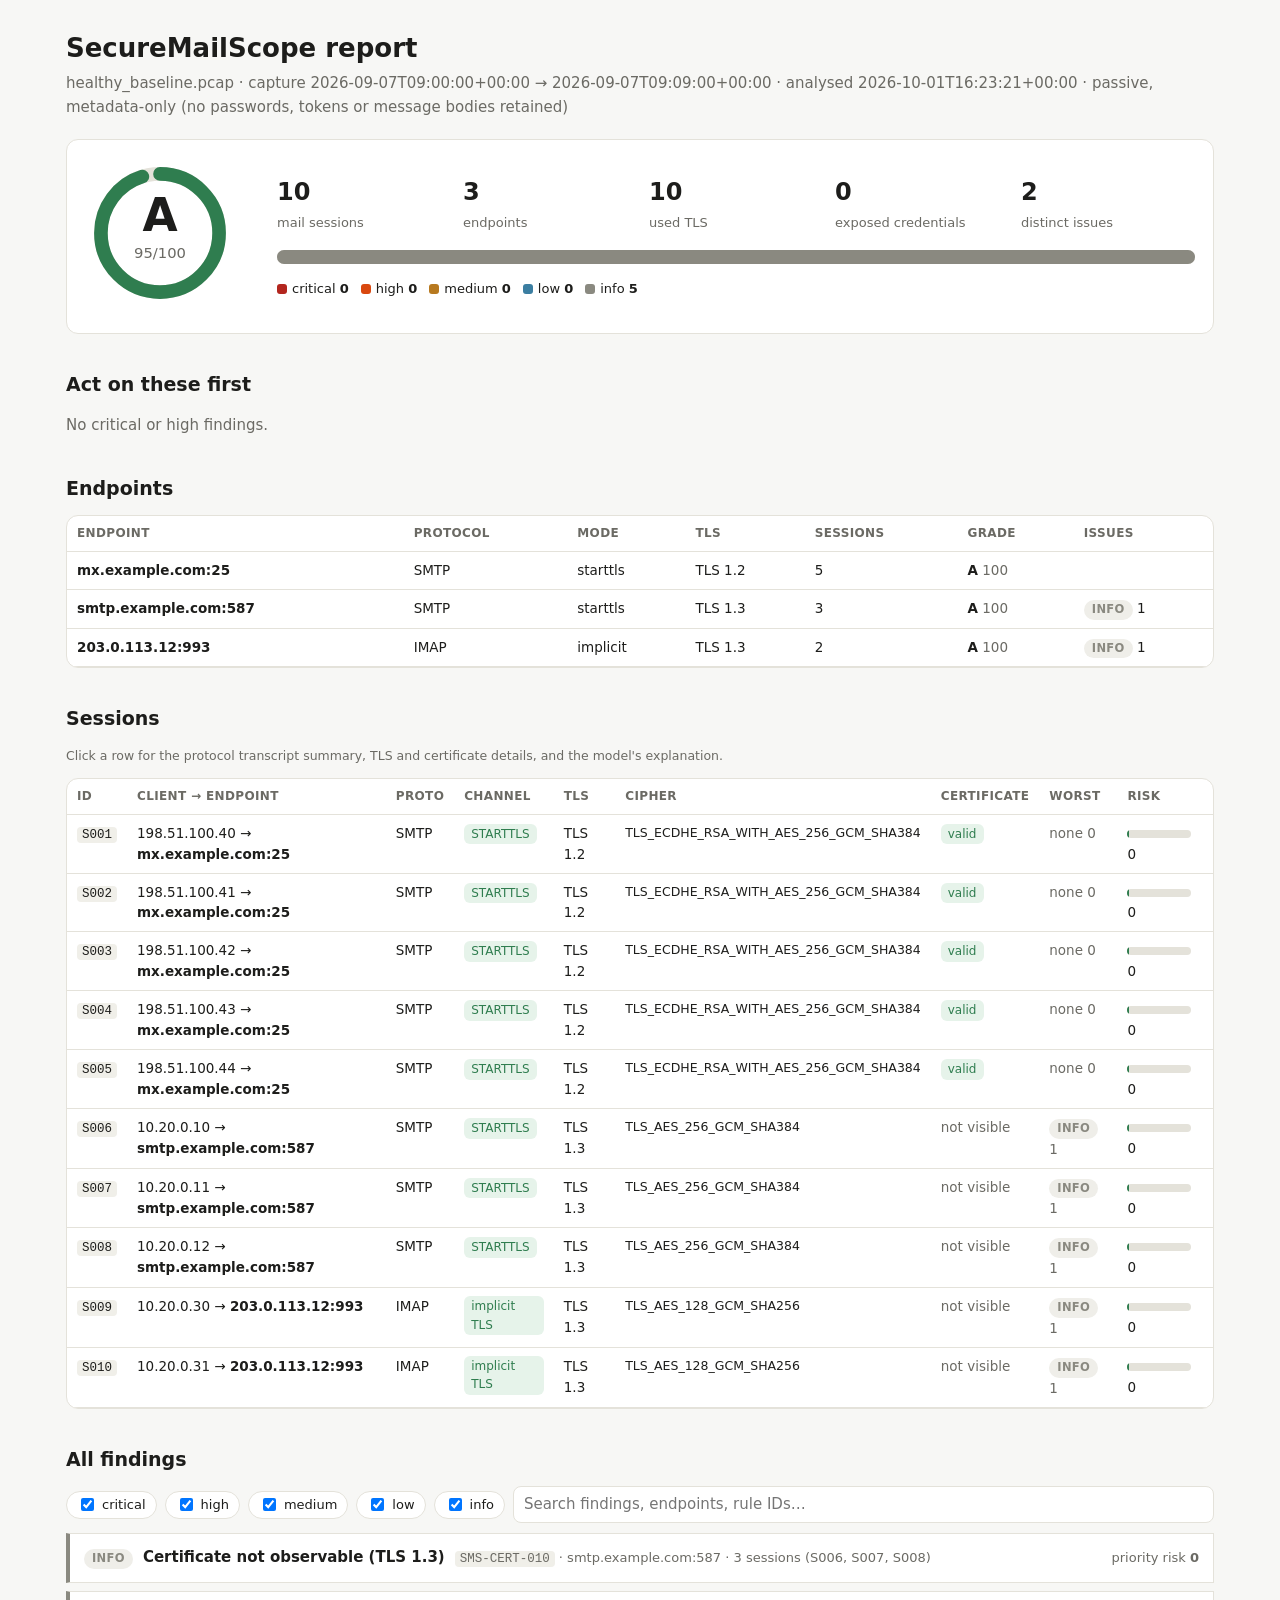
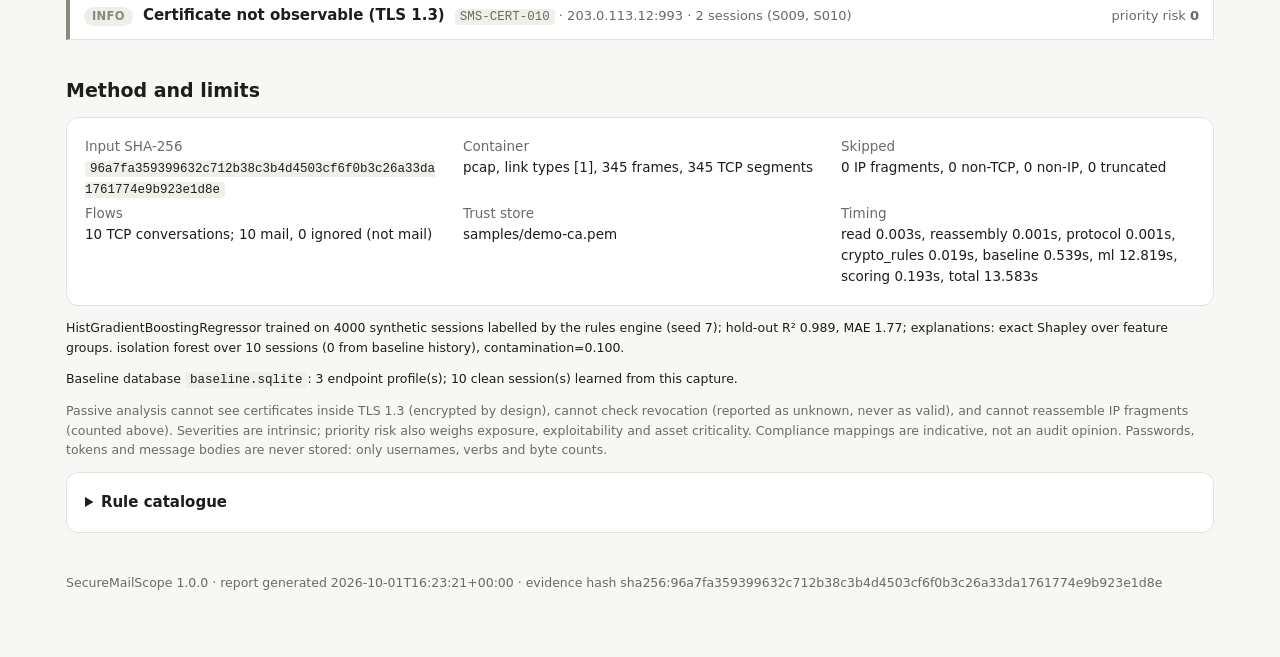
<file: reports/healthy_baseline.html>
<!doctype html>
<html lang="en"><head><meta charset="utf-8"><meta name="viewport" content="width=device-width,initial-scale=1">
<title>SecureMailScope report</title><style>
:root{--bg:#f7f7f5;--card:#fff;--ink:#1d1d1b;--muted:#6b6a64;--line:#e4e2da;--accent:#2f5bd3;
--crit:#b3261e;--high:#d9480f;--med:#b7791f;--low:#3b7ea1;--info:#8a8980;--good:#2f7d4f;--warn:#b7791f;--bad:#b3261e;
--crit-bg:#fbe9e7;--high-bg:#fdeee4;--med-bg:#fbf3e0;--low-bg:#e7f1f7;--info-bg:#efeee9;--good-bg:#e6f3ea;--code:#f0efe9}
:root[data-theme=dark]{--bg:#161615;--card:#1f1f1d;--ink:#ecebe6;--muted:#a3a19a;--line:#34332f;--accent:#8fb0ff;
--crit:#ff8a80;--high:#ffab70;--med:#f2c46b;--low:#8cc3e3;--info:#a3a19a;--good:#7fd19b;--warn:#f2c46b;--bad:#ff8a80;
--crit-bg:#3a1d1b;--high-bg:#3a2518;--med-bg:#352c17;--low-bg:#1a2b35;--info-bg:#2a2a27;--good-bg:#1a3123;--code:#2a2a27}
*{box-sizing:border-box}body{margin:0;background:var(--bg);color:var(--ink);font:15px/1.55 system-ui,-apple-system,"Segoe UI",Roboto,sans-serif}
main{max-width:1180px;margin:0 auto;padding:28px 16px 64px}h1{font-size:26px;margin:0 0 4px}h2{font-size:19px;margin:36px 0 12px}
h4{margin:14px 0 6px;font-size:13px;text-transform:uppercase;letter-spacing:.04em;color:var(--muted)}
code{font:12.5px ui-monospace,SFMono-Regular,Menlo,Consolas,monospace;background:var(--code);padding:1px 5px;border-radius:4px;overflow-wrap:anywhere}
.muted{color:var(--muted)}.small{font-size:12.5px}.sub{color:var(--muted);margin:0 0 20px;overflow-wrap:anywhere}
.card{background:var(--card);border:1px solid var(--line);border-radius:12px;padding:18px}
.grid{display:grid;grid-template-columns:repeat(auto-fit,minmax(min(220px,100%),1fr));gap:14px}
.hero{display:grid;grid-template-columns:170px minmax(0,1fr);gap:22px;align-items:center}
@media (max-width:640px){.hero{grid-template-columns:1fr}}
.gauge{width:150px;height:150px}.g-track{fill:none;stroke:var(--line);stroke-width:12}.g-val{fill:none;stroke-width:12;stroke-linecap:round}
.g-good{stroke:var(--good)}.g-warn{stroke:var(--warn)}.g-bad{stroke:var(--bad)}
.g-grade{font-size:40px;font-weight:700;text-anchor:middle;fill:var(--ink)}.g-score{font-size:13px;text-anchor:middle;fill:var(--muted)}
.stat b{display:block;font-size:24px}.stat span{color:var(--muted);font-size:13px}
.stats{display:grid;grid-template-columns:repeat(auto-fit,minmax(min(120px,100%),1fr));gap:12px;margin-bottom:14px}
.hero>div{min-width:0}.sevbar{border-radius:7px;overflow:hidden;background:var(--line)}.legend{display:flex;flex-wrap:wrap;gap:12px;margin-top:8px;font-size:13px}
.dot{display:inline-block;width:10px;height:10px;border-radius:3px;margin-right:5px;vertical-align:-1px}
.fill-critical{fill:var(--crit);background:var(--crit)}.fill-high{fill:var(--high);background:var(--high)}
.fill-medium{fill:var(--med);background:var(--med)}.fill-low{fill:var(--low);background:var(--low)}.fill-info{fill:var(--info);background:var(--info)}
.pill{display:inline-block;font-size:11.5px;font-weight:600;padding:1px 8px;border-radius:999px;text-transform:uppercase;letter-spacing:.03em}
.sev-critical{background:var(--crit-bg);color:var(--crit)}.sev-high{background:var(--high-bg);color:var(--high)}
.sev-medium{background:var(--med-bg);color:var(--med)}.sev-low{background:var(--low-bg);color:var(--low)}.sev-info{background:var(--info-bg);color:var(--info)}
.tag{display:inline-block;font-size:12px;padding:1px 7px;border-radius:6px;background:var(--info-bg);color:var(--muted)}
.t-good{background:var(--good-bg);color:var(--good)}.t-bad{background:var(--crit-bg);color:var(--crit)}
details.finding{background:var(--card);border:1px solid var(--line);border-left:4px solid var(--info);border-radius:0;margin:8px 0}
.sev-border-critical{border-left-color:var(--crit)!important}.sev-border-high{border-left-color:var(--high)!important}
.sev-border-medium{border-left-color:var(--med)!important}.sev-border-low{border-left-color:var(--low)!important}
details.finding>summary{cursor:pointer;padding:12px 14px;display:flex;flex-wrap:wrap;gap:6px 10px;align-items:baseline;list-style:none}
details.finding>summary::-webkit-details-marker{display:none}
.ftitle{font-weight:600;overflow-wrap:anywhere;min-width:0}.fmeta{overflow-wrap:anywhere}.fmeta{color:var(--muted);font-size:13px}.frisk{margin-left:auto;font-size:13px;color:var(--muted)}
.fbody{padding:0 16px 14px}.evidence li,.comp li{margin:2px 0;overflow-wrap:anywhere}.fix{margin:0}.esc{color:var(--crit);margin:4px 0}
.refs{font-size:13.5px}
.tablewrap{overflow-x:auto;background:var(--card);border:1px solid var(--line);border-radius:12px}
table{border-collapse:collapse;width:100%}th,td{text-align:left;padding:8px 10px;border-bottom:1px solid var(--line);vertical-align:top;font-size:13.5px}
thead th{font-size:12px;color:var(--muted);text-transform:uppercase;letter-spacing:.03em;white-space:nowrap}
table.wide{min-width:980px}td code{white-space:nowrap}tr.srow{cursor:pointer}tr.srow:hover td{background:var(--bg)}tr.sdet>td{background:var(--bg);padding:0}
.sdetail{display:grid;grid-template-columns:minmax(0,1.4fr) minmax(0,1fr);gap:18px;padding:14px}
@media (max-width:860px){.sdetail{grid-template-columns:1fr}}
table.kv th{width:190px;color:var(--muted);font-weight:500;font-size:12.5px}table.kv td{overflow-wrap:anywhere;font-size:12.5px}
.riskbar{display:inline-block;width:64px;height:8px;background:var(--line);border-radius:4px;overflow:hidden;vertical-align:middle;margin-right:6px}
.riskbar span{display:block;height:100%}.rb-good{background:var(--good)}.rb-warn{background:var(--warn)}.rb-bad{background:var(--bad)}
.num{font-variant-numeric:tabular-nums}
.explain .exp-l{font-size:11.5px;fill:var(--muted)}.explain .exp-v{font-size:11.5px;fill:var(--ink)}
.exp-pos{fill:var(--bad)}.exp-neg{fill:var(--good)}.axis{stroke:var(--line)}
.filters{display:flex;flex-wrap:wrap;gap:8px;align-items:center;margin:0 0 10px}
.filters label{font-size:13px;display:inline-flex;gap:5px;align-items:center;background:var(--card);border:1px solid var(--line);border-radius:999px;padding:3px 10px;cursor:pointer}
.filters input[type=search]{flex:1;min-width:200px;padding:6px 10px;border:1px solid var(--line);border-radius:8px;background:var(--card);color:var(--ink);font:inherit}
.kvs{display:grid;grid-template-columns:repeat(auto-fit,minmax(min(260px,100%),1fr));gap:4px 24px;font-size:13.5px}
.kvs div{overflow-wrap:anywhere}.kvs b{color:var(--muted);font-weight:500}
footer{margin-top:40px;color:var(--muted);font-size:12.5px;overflow-wrap:anywhere}
</style></head>
<body><main>
<h1>SecureMailScope report</h1>
<p class="sub">healthy_baseline.pcap · capture 2026-09-07T09:00:00+00:00 → 2026-09-07T09:09:00+00:00 · analysed 2026-10-01T16:23:21+00:00 · passive, metadata-only (no passwords, tokens or message bodies retained)</p>


<section class="card hero">
 <div><svg class="gauge" viewBox="0 0 132 132" role="img" aria-label="Posture score 95 of 100, grade A"><circle cx="66" cy="66" r="52" class="g-track"/><circle cx="66" cy="66" r="52" class="g-val g-good" stroke-dasharray="310.4 326.7" transform="rotate(-90 66 66)"/><text x="66" y="64" class="g-grade">A</text><text x="66" y="88" class="g-score">95/100</text></svg></div>
 <div>
  <div class="stats">
   <div class="stat"><b>10</b><span>mail sessions</span></div>
   <div class="stat"><b>3</b><span>endpoints</span></div>
   <div class="stat"><b>10</b><span>used TLS</span></div>
   <div class="stat"><b>0</b><span>exposed credentials</span></div>
   <div class="stat"><b>2</b><span>distinct issues</span></div>
  </div>
  <svg class="sevbar" width="100%" height="14" role="img" aria-label="Findings by severity"><rect x="0.00%" y="0" width="100.00%" height="14" class="fill-info"><title>info: 5</title></rect></svg><div class="legend"><span class="lg"><i class="dot fill-critical"></i>critical <b>0</b></span><span class="lg"><i class="dot fill-high"></i>high <b>0</b></span><span class="lg"><i class="dot fill-medium"></i>medium <b>0</b></span><span class="lg"><i class="dot fill-low"></i>low <b>0</b></span><span class="lg"><i class="dot fill-info"></i>info <b>5</b></span></div>
 </div>
</section>

<h2>Act on these first</h2>
<p class="muted">No critical or high findings.</p>

<h2>Endpoints</h2>
<div class="tablewrap"><table class="wide"><thead><tr><th>Endpoint</th><th>Protocol</th><th>Mode</th><th>TLS</th><th>Sessions</th><th>Grade</th><th>Issues</th></tr></thead>
<tbody><tr><td><b>mx.example.com:25</b></td><td>SMTP</td><td>starttls</td><td>TLS 1.2</td><td class=num>5</td><td><b>A</b> <span class=muted>100</span></td><td></td></tr><tr><td><b>smtp.example.com:587</b></td><td>SMTP</td><td>starttls</td><td>TLS 1.3</td><td class=num>3</td><td><b>A</b> <span class=muted>100</span></td><td><span class="pill sev-info">info</span> 1</td></tr><tr><td><b>203.0.113.12:993</b></td><td>IMAP</td><td>implicit</td><td>TLS 1.3</td><td class=num>2</td><td><b>A</b> <span class=muted>100</span></td><td><span class="pill sev-info">info</span> 1</td></tr></tbody></table></div>

<h2>Sessions</h2>
<p class="muted small">Click a row for the protocol transcript summary, TLS and certificate details, and the model's explanation.</p>
<div class="tablewrap"><table class="wide"><thead><tr><th>ID</th><th>Client → endpoint</th><th>Proto</th><th>Channel</th><th>TLS</th><th>Cipher</th><th>Certificate</th><th>Worst</th><th>Risk</th></tr></thead>
<tbody><tr class="srow" data-det="det-S001" aria-expanded="false" tabindex="0"><td><code>S001</code></td><td>198.51.100.40 → <b>mx.example.com:25</b></td><td>SMTP</td><td><span class="tag t-good">STARTTLS</span></td><td>TLS 1.2</td><td class=small>TLS_ECDHE_RSA_WITH_AES_256_GCM_SHA384</td><td><span class="tag t-good">valid</span></td><td><span class=muted>none</span> <span class=muted>0</span></td><td><span class="riskbar" title="0.5"><span class="rb-good" style="width:2%"></span></span><span class="num">0</span></td></tr><tr class="sdet" id="det-S001" hidden><td colspan="9"><div class="sdetail"><table class="kv"><tr><th>Client</th><td>198.51.100.40:43903</td></tr><tr><th>Server</th><td>203.0.113.10:25</td></tr><tr><th>Banner</th><td>mx.example.com ESMTP Postfix (Debian/GNU)</td></tr><tr><th>Capabilities</th><td>PIPELINING SIZE VRFY ETRN STARTTLS ENHANCEDSTATUSCODES 8BITMIME DSN SMTPUTF8 CHUNKING</td></tr><tr><th>STARTTLS offered</th><td>yes</td></tr><tr><th>STARTTLS requested / reply</th><td>yes / 220 2.0.0 Ready to start TLS</td></tr><tr><th>TLS starts at byte</th><td>client 40, server 242</td></tr><tr><th>Cleartext commands</th><td>EHLO STARTTLS</td></tr><tr><th>TCP stream</th><td>retransmissions 0, out-of-order 0, overlaps trimmed 0, conflicts 0, gaps 0 · client role: SYN without ACK</td></tr><tr><th>TLS version</th><td>TLS 1.2 (legacy_version TLS 1.2)</td></tr><tr><th>Cipher</th><td>TLS_ECDHE_RSA_WITH_AES_256_GCM_SHA384 · grade A · FS yes · AEAD yes</td></tr><tr><th>Key exchange group</th><td>secp256r1</td></tr><tr><th>SNI / ALPN</th><td>mx.example.com / -</td></tr><tr><th>Client offered</th><td>15 suites; versions TLS 1.3, TLS 1.2</td></tr><tr><th>JA3</th><td>79ec180d41ddfedd6ecda6ad4fa4a52d</td></tr><tr><th>JA3S</th><td>fe37bd7fc474e9ffc2f8080b5848ffcd</td></tr><tr><th>Cert #0</th><td>CN=mx.example.com,O=Example Corp ← CN=SecureMailScope Demo Issuing CA,O=SecureMailScope Demo · RSA 2048 · SHA256 · 2026-01-01 → 2027-01-01 · SAN DNS:mx.example.com, DNS:mail.example.com · sha256 978a2d879a6551c1…</td></tr><tr><th>Cert #1</th><td>CN=SecureMailScope Demo Issuing CA,O=SecureMailScope Demo ← CN=SecureMailScope Demo Root CA,O=SecureMailScope Demo · RSA 2048 · SHA256 · 2025-01-01 → 2031-01-01 · SAN - · sha256 ec722aa07378d406…</td></tr><tr><th>Chain verdict</th><td>hostname mx.example.com: match · trust: chains to a trusted root · revocation: unknown (passive analysis cannot check CRL/OCSP)</td></tr></table><div class="xp"><h4>Why the model scored it 1.2</h4><svg class="explain" viewBox="0 0 400 26" width="100%" style="max-width:520px" role="img" aria-label="Model risk contributions"><line x1="170" y1="0" x2="170" y2="26" class="axis"/><text x="0" y="14" class="exp-l">channel encryption</text><rect x="170.0" y="3" width="150.0" height="14" rx="2" class="exp-pos"/><text x="326.0" y="14" class="exp-v" text-anchor="start">+0.9</text></svg><p class="muted small">anomaly score 0.482</p></div></div></td></tr><tr class="srow" data-det="det-S002" aria-expanded="false" tabindex="0"><td><code>S002</code></td><td>198.51.100.41 → <b>mx.example.com:25</b></td><td>SMTP</td><td><span class="tag t-good">STARTTLS</span></td><td>TLS 1.2</td><td class=small>TLS_ECDHE_RSA_WITH_AES_256_GCM_SHA384</td><td><span class="tag t-good">valid</span></td><td><span class=muted>none</span> <span class=muted>0</span></td><td><span class="riskbar" title="0.5"><span class="rb-good" style="width:2%"></span></span><span class="num">0</span></td></tr><tr class="sdet" id="det-S002" hidden><td colspan="9"><div class="sdetail"><table class="kv"><tr><th>Client</th><td>198.51.100.41:46095</td></tr><tr><th>Server</th><td>203.0.113.10:25</td></tr><tr><th>Banner</th><td>mx.example.com ESMTP Postfix (Debian/GNU)</td></tr><tr><th>Capabilities</th><td>PIPELINING SIZE VRFY ETRN STARTTLS ENHANCEDSTATUSCODES 8BITMIME DSN SMTPUTF8 CHUNKING</td></tr><tr><th>STARTTLS offered</th><td>yes</td></tr><tr><th>STARTTLS requested / reply</th><td>yes / 220 2.0.0 Ready to start TLS</td></tr><tr><th>TLS starts at byte</th><td>client 40, server 242</td></tr><tr><th>Cleartext commands</th><td>EHLO STARTTLS</td></tr><tr><th>TCP stream</th><td>retransmissions 0, out-of-order 0, overlaps trimmed 0, conflicts 0, gaps 0 · client role: SYN without ACK</td></tr><tr><th>TLS version</th><td>TLS 1.2 (legacy_version TLS 1.2)</td></tr><tr><th>Cipher</th><td>TLS_ECDHE_RSA_WITH_AES_256_GCM_SHA384 · grade A · FS yes · AEAD yes</td></tr><tr><th>Key exchange group</th><td>secp256r1</td></tr><tr><th>SNI / ALPN</th><td>mx.example.com / -</td></tr><tr><th>Client offered</th><td>15 suites; versions TLS 1.3, TLS 1.2</td></tr><tr><th>JA3</th><td>79ec180d41ddfedd6ecda6ad4fa4a52d</td></tr><tr><th>JA3S</th><td>fe37bd7fc474e9ffc2f8080b5848ffcd</td></tr><tr><th>Cert #0</th><td>CN=mx.example.com,O=Example Corp ← CN=SecureMailScope Demo Issuing CA,O=SecureMailScope Demo · RSA 2048 · SHA256 · 2026-01-01 → 2027-01-01 · SAN DNS:mx.example.com, DNS:mail.example.com · sha256 978a2d879a6551c1…</td></tr><tr><th>Cert #1</th><td>CN=SecureMailScope Demo Issuing CA,O=SecureMailScope Demo ← CN=SecureMailScope Demo Root CA,O=SecureMailScope Demo · RSA 2048 · SHA256 · 2025-01-01 → 2031-01-01 · SAN - · sha256 ec722aa07378d406…</td></tr><tr><th>Chain verdict</th><td>hostname mx.example.com: match · trust: chains to a trusted root · revocation: unknown (passive analysis cannot check CRL/OCSP)</td></tr></table><div class="xp"><h4>Why the model scored it 1.2</h4><svg class="explain" viewBox="0 0 400 26" width="100%" style="max-width:520px" role="img" aria-label="Model risk contributions"><line x1="170" y1="0" x2="170" y2="26" class="axis"/><text x="0" y="14" class="exp-l">channel encryption</text><rect x="170.0" y="3" width="150.0" height="14" rx="2" class="exp-pos"/><text x="326.0" y="14" class="exp-v" text-anchor="start">+0.9</text></svg><p class="muted small">anomaly score 0.482</p></div></div></td></tr><tr class="srow" data-det="det-S003" aria-expanded="false" tabindex="0"><td><code>S003</code></td><td>198.51.100.42 → <b>mx.example.com:25</b></td><td>SMTP</td><td><span class="tag t-good">STARTTLS</span></td><td>TLS 1.2</td><td class=small>TLS_ECDHE_RSA_WITH_AES_256_GCM_SHA384</td><td><span class="tag t-good">valid</span></td><td><span class=muted>none</span> <span class=muted>0</span></td><td><span class="riskbar" title="0.5"><span class="rb-good" style="width:2%"></span></span><span class="num">0</span></td></tr><tr class="sdet" id="det-S003" hidden><td colspan="9"><div class="sdetail"><table class="kv"><tr><th>Client</th><td>198.51.100.42:57608</td></tr><tr><th>Server</th><td>203.0.113.10:25</td></tr><tr><th>Banner</th><td>mx.example.com ESMTP Postfix (Debian/GNU)</td></tr><tr><th>Capabilities</th><td>PIPELINING SIZE VRFY ETRN STARTTLS ENHANCEDSTATUSCODES 8BITMIME DSN SMTPUTF8 CHUNKING</td></tr><tr><th>STARTTLS offered</th><td>yes</td></tr><tr><th>STARTTLS requested / reply</th><td>yes / 220 2.0.0 Ready to start TLS</td></tr><tr><th>TLS starts at byte</th><td>client 40, server 242</td></tr><tr><th>Cleartext commands</th><td>EHLO STARTTLS</td></tr><tr><th>TCP stream</th><td>retransmissions 0, out-of-order 0, overlaps trimmed 0, conflicts 0, gaps 0 · client role: SYN without ACK</td></tr><tr><th>TLS version</th><td>TLS 1.2 (legacy_version TLS 1.2)</td></tr><tr><th>Cipher</th><td>TLS_ECDHE_RSA_WITH_AES_256_GCM_SHA384 · grade A · FS yes · AEAD yes</td></tr><tr><th>Key exchange group</th><td>secp256r1</td></tr><tr><th>SNI / ALPN</th><td>mx.example.com / -</td></tr><tr><th>Client offered</th><td>15 suites; versions TLS 1.3, TLS 1.2</td></tr><tr><th>JA3</th><td>79ec180d41ddfedd6ecda6ad4fa4a52d</td></tr><tr><th>JA3S</th><td>fe37bd7fc474e9ffc2f8080b5848ffcd</td></tr><tr><th>Cert #0</th><td>CN=mx.example.com,O=Example Corp ← CN=SecureMailScope Demo Issuing CA,O=SecureMailScope Demo · RSA 2048 · SHA256 · 2026-01-01 → 2027-01-01 · SAN DNS:mx.example.com, DNS:mail.example.com · sha256 978a2d879a6551c1…</td></tr><tr><th>Cert #1</th><td>CN=SecureMailScope Demo Issuing CA,O=SecureMailScope Demo ← CN=SecureMailScope Demo Root CA,O=SecureMailScope Demo · RSA 2048 · SHA256 · 2025-01-01 → 2031-01-01 · SAN - · sha256 ec722aa07378d406…</td></tr><tr><th>Chain verdict</th><td>hostname mx.example.com: match · trust: chains to a trusted root · revocation: unknown (passive analysis cannot check CRL/OCSP)</td></tr></table><div class="xp"><h4>Why the model scored it 1.2</h4><svg class="explain" viewBox="0 0 400 26" width="100%" style="max-width:520px" role="img" aria-label="Model risk contributions"><line x1="170" y1="0" x2="170" y2="26" class="axis"/><text x="0" y="14" class="exp-l">channel encryption</text><rect x="170.0" y="3" width="150.0" height="14" rx="2" class="exp-pos"/><text x="326.0" y="14" class="exp-v" text-anchor="start">+0.9</text></svg><p class="muted small">anomaly score 0.482</p></div></div></td></tr><tr class="srow" data-det="det-S004" aria-expanded="false" tabindex="0"><td><code>S004</code></td><td>198.51.100.43 → <b>mx.example.com:25</b></td><td>SMTP</td><td><span class="tag t-good">STARTTLS</span></td><td>TLS 1.2</td><td class=small>TLS_ECDHE_RSA_WITH_AES_256_GCM_SHA384</td><td><span class="tag t-good">valid</span></td><td><span class=muted>none</span> <span class=muted>0</span></td><td><span class="riskbar" title="0.5"><span class="rb-good" style="width:2%"></span></span><span class="num">0</span></td></tr><tr class="sdet" id="det-S004" hidden><td colspan="9"><div class="sdetail"><table class="kv"><tr><th>Client</th><td>198.51.100.43:57705</td></tr><tr><th>Server</th><td>203.0.113.10:25</td></tr><tr><th>Banner</th><td>mx.example.com ESMTP Postfix (Debian/GNU)</td></tr><tr><th>Capabilities</th><td>PIPELINING SIZE VRFY ETRN STARTTLS ENHANCEDSTATUSCODES 8BITMIME DSN SMTPUTF8 CHUNKING</td></tr><tr><th>STARTTLS offered</th><td>yes</td></tr><tr><th>STARTTLS requested / reply</th><td>yes / 220 2.0.0 Ready to start TLS</td></tr><tr><th>TLS starts at byte</th><td>client 40, server 242</td></tr><tr><th>Cleartext commands</th><td>EHLO STARTTLS</td></tr><tr><th>TCP stream</th><td>retransmissions 0, out-of-order 0, overlaps trimmed 0, conflicts 0, gaps 0 · client role: SYN without ACK</td></tr><tr><th>TLS version</th><td>TLS 1.2 (legacy_version TLS 1.2)</td></tr><tr><th>Cipher</th><td>TLS_ECDHE_RSA_WITH_AES_256_GCM_SHA384 · grade A · FS yes · AEAD yes</td></tr><tr><th>Key exchange group</th><td>secp256r1</td></tr><tr><th>SNI / ALPN</th><td>mx.example.com / -</td></tr><tr><th>Client offered</th><td>15 suites; versions TLS 1.3, TLS 1.2</td></tr><tr><th>JA3</th><td>79ec180d41ddfedd6ecda6ad4fa4a52d</td></tr><tr><th>JA3S</th><td>fe37bd7fc474e9ffc2f8080b5848ffcd</td></tr><tr><th>Cert #0</th><td>CN=mx.example.com,O=Example Corp ← CN=SecureMailScope Demo Issuing CA,O=SecureMailScope Demo · RSA 2048 · SHA256 · 2026-01-01 → 2027-01-01 · SAN DNS:mx.example.com, DNS:mail.example.com · sha256 978a2d879a6551c1…</td></tr><tr><th>Cert #1</th><td>CN=SecureMailScope Demo Issuing CA,O=SecureMailScope Demo ← CN=SecureMailScope Demo Root CA,O=SecureMailScope Demo · RSA 2048 · SHA256 · 2025-01-01 → 2031-01-01 · SAN - · sha256 ec722aa07378d406…</td></tr><tr><th>Chain verdict</th><td>hostname mx.example.com: match · trust: chains to a trusted root · revocation: unknown (passive analysis cannot check CRL/OCSP)</td></tr></table><div class="xp"><h4>Why the model scored it 1.2</h4><svg class="explain" viewBox="0 0 400 26" width="100%" style="max-width:520px" role="img" aria-label="Model risk contributions"><line x1="170" y1="0" x2="170" y2="26" class="axis"/><text x="0" y="14" class="exp-l">channel encryption</text><rect x="170.0" y="3" width="150.0" height="14" rx="2" class="exp-pos"/><text x="326.0" y="14" class="exp-v" text-anchor="start">+0.9</text></svg><p class="muted small">anomaly score 0.482</p></div></div></td></tr><tr class="srow" data-det="det-S005" aria-expanded="false" tabindex="0"><td><code>S005</code></td><td>198.51.100.44 → <b>mx.example.com:25</b></td><td>SMTP</td><td><span class="tag t-good">STARTTLS</span></td><td>TLS 1.2</td><td class=small>TLS_ECDHE_RSA_WITH_AES_256_GCM_SHA384</td><td><span class="tag t-good">valid</span></td><td><span class=muted>none</span> <span class=muted>0</span></td><td><span class="riskbar" title="0.5"><span class="rb-good" style="width:2%"></span></span><span class="num">0</span></td></tr><tr class="sdet" id="det-S005" hidden><td colspan="9"><div class="sdetail"><table class="kv"><tr><th>Client</th><td>198.51.100.44:56469</td></tr><tr><th>Server</th><td>203.0.113.10:25</td></tr><tr><th>Banner</th><td>mx.example.com ESMTP Postfix (Debian/GNU)</td></tr><tr><th>Capabilities</th><td>PIPELINING SIZE VRFY ETRN STARTTLS ENHANCEDSTATUSCODES 8BITMIME DSN SMTPUTF8 CHUNKING</td></tr><tr><th>STARTTLS offered</th><td>yes</td></tr><tr><th>STARTTLS requested / reply</th><td>yes / 220 2.0.0 Ready to start TLS</td></tr><tr><th>TLS starts at byte</th><td>client 40, server 242</td></tr><tr><th>Cleartext commands</th><td>EHLO STARTTLS</td></tr><tr><th>TCP stream</th><td>retransmissions 0, out-of-order 0, overlaps trimmed 0, conflicts 0, gaps 0 · client role: SYN without ACK</td></tr><tr><th>TLS version</th><td>TLS 1.2 (legacy_version TLS 1.2)</td></tr><tr><th>Cipher</th><td>TLS_ECDHE_RSA_WITH_AES_256_GCM_SHA384 · grade A · FS yes · AEAD yes</td></tr><tr><th>Key exchange group</th><td>secp256r1</td></tr><tr><th>SNI / ALPN</th><td>mx.example.com / -</td></tr><tr><th>Client offered</th><td>15 suites; versions TLS 1.3, TLS 1.2</td></tr><tr><th>JA3</th><td>79ec180d41ddfedd6ecda6ad4fa4a52d</td></tr><tr><th>JA3S</th><td>fe37bd7fc474e9ffc2f8080b5848ffcd</td></tr><tr><th>Cert #0</th><td>CN=mx.example.com,O=Example Corp ← CN=SecureMailScope Demo Issuing CA,O=SecureMailScope Demo · RSA 2048 · SHA256 · 2026-01-01 → 2027-01-01 · SAN DNS:mx.example.com, DNS:mail.example.com · sha256 978a2d879a6551c1…</td></tr><tr><th>Cert #1</th><td>CN=SecureMailScope Demo Issuing CA,O=SecureMailScope Demo ← CN=SecureMailScope Demo Root CA,O=SecureMailScope Demo · RSA 2048 · SHA256 · 2025-01-01 → 2031-01-01 · SAN - · sha256 ec722aa07378d406…</td></tr><tr><th>Chain verdict</th><td>hostname mx.example.com: match · trust: chains to a trusted root · revocation: unknown (passive analysis cannot check CRL/OCSP)</td></tr></table><div class="xp"><h4>Why the model scored it 1.2</h4><svg class="explain" viewBox="0 0 400 26" width="100%" style="max-width:520px" role="img" aria-label="Model risk contributions"><line x1="170" y1="0" x2="170" y2="26" class="axis"/><text x="0" y="14" class="exp-l">channel encryption</text><rect x="170.0" y="3" width="150.0" height="14" rx="2" class="exp-pos"/><text x="326.0" y="14" class="exp-v" text-anchor="start">+0.9</text></svg><p class="muted small">anomaly score 0.482</p></div></div></td></tr><tr class="srow" data-det="det-S006" aria-expanded="false" tabindex="0"><td><code>S006</code></td><td>10.20.0.10 → <b>smtp.example.com:587</b></td><td>SMTP</td><td><span class="tag t-good">STARTTLS</span></td><td>TLS 1.3</td><td class=small>TLS_AES_256_GCM_SHA384</td><td><span class="muted">not visible</span></td><td><span class="pill sev-info">info</span> <span class=muted>1</span></td><td><span class="riskbar" title="0.0"><span class="rb-good" style="width:2%"></span></span><span class="num">0</span></td></tr><tr class="sdet" id="det-S006" hidden><td colspan="9"><div class="sdetail"><table class="kv"><tr><th>Client</th><td>10.20.0.10:46490</td></tr><tr><th>Server</th><td>203.0.113.11:587</td></tr><tr><th>Banner</th><td>smtp.example.com ESMTP Postfix</td></tr><tr><th>Capabilities</th><td>PIPELINING SIZE STARTTLS ENHANCEDSTATUSCODES 8BITMIME DSN</td></tr><tr><th>STARTTLS offered</th><td>yes</td></tr><tr><th>STARTTLS requested / reply</th><td>yes / 220 2.0.0 Ready to start TLS</td></tr><tr><th>TLS starts at byte</th><td>client 23, server 185</td></tr><tr><th>Cleartext commands</th><td>EHLO STARTTLS</td></tr><tr><th>TCP stream</th><td>retransmissions 0, out-of-order 0, overlaps trimmed 0, conflicts 0, gaps 0 · client role: SYN without ACK</td></tr><tr><th>TLS version</th><td>TLS 1.3 (legacy_version TLS 1.2)</td></tr><tr><th>Cipher</th><td>TLS_AES_256_GCM_SHA384 · grade A · FS yes · AEAD yes</td></tr><tr><th>Key exchange group</th><td>x25519</td></tr><tr><th>SNI / ALPN</th><td>smtp.example.com / -</td></tr><tr><th>Client offered</th><td>15 suites; versions TLS 1.3, TLS 1.2</td></tr><tr><th>JA3</th><td>79ec180d41ddfedd6ecda6ad4fa4a52d</td></tr><tr><th>JA3S</th><td>15af977ce25de452b96affa2addb1036</td></tr><tr><th>Certificate</th><td>TLS 1.3 encrypts the Certificate message; not observable passively</td></tr></table><div class="xp"><h4>Why the model scored it 0.0</h4><p class="muted">No feature moves this session's model risk by more than half a point.</p><p class="muted small">anomaly score 0.563</p></div></div></td></tr><tr class="srow" data-det="det-S007" aria-expanded="false" tabindex="0"><td><code>S007</code></td><td>10.20.0.11 → <b>smtp.example.com:587</b></td><td>SMTP</td><td><span class="tag t-good">STARTTLS</span></td><td>TLS 1.3</td><td class=small>TLS_AES_256_GCM_SHA384</td><td><span class="muted">not visible</span></td><td><span class="pill sev-info">info</span> <span class=muted>1</span></td><td><span class="riskbar" title="0.0"><span class="rb-good" style="width:2%"></span></span><span class="num">0</span></td></tr><tr class="sdet" id="det-S007" hidden><td colspan="9"><div class="sdetail"><table class="kv"><tr><th>Client</th><td>10.20.0.11:56063</td></tr><tr><th>Server</th><td>203.0.113.11:587</td></tr><tr><th>Banner</th><td>smtp.example.com ESMTP Postfix</td></tr><tr><th>Capabilities</th><td>PIPELINING SIZE STARTTLS ENHANCEDSTATUSCODES 8BITMIME DSN</td></tr><tr><th>STARTTLS offered</th><td>yes</td></tr><tr><th>STARTTLS requested / reply</th><td>yes / 220 2.0.0 Ready to start TLS</td></tr><tr><th>TLS starts at byte</th><td>client 23, server 185</td></tr><tr><th>Cleartext commands</th><td>EHLO STARTTLS</td></tr><tr><th>TCP stream</th><td>retransmissions 0, out-of-order 0, overlaps trimmed 0, conflicts 0, gaps 0 · client role: SYN without ACK</td></tr><tr><th>TLS version</th><td>TLS 1.3 (legacy_version TLS 1.2)</td></tr><tr><th>Cipher</th><td>TLS_AES_256_GCM_SHA384 · grade A · FS yes · AEAD yes</td></tr><tr><th>Key exchange group</th><td>x25519</td></tr><tr><th>SNI / ALPN</th><td>smtp.example.com / -</td></tr><tr><th>Client offered</th><td>15 suites; versions TLS 1.3, TLS 1.2</td></tr><tr><th>JA3</th><td>79ec180d41ddfedd6ecda6ad4fa4a52d</td></tr><tr><th>JA3S</th><td>15af977ce25de452b96affa2addb1036</td></tr><tr><th>Certificate</th><td>TLS 1.3 encrypts the Certificate message; not observable passively</td></tr></table><div class="xp"><h4>Why the model scored it 0.0</h4><p class="muted">No feature moves this session's model risk by more than half a point.</p><p class="muted small">anomaly score 0.563</p></div></div></td></tr><tr class="srow" data-det="det-S008" aria-expanded="false" tabindex="0"><td><code>S008</code></td><td>10.20.0.12 → <b>smtp.example.com:587</b></td><td>SMTP</td><td><span class="tag t-good">STARTTLS</span></td><td>TLS 1.3</td><td class=small>TLS_AES_256_GCM_SHA384</td><td><span class="muted">not visible</span></td><td><span class="pill sev-info">info</span> <span class=muted>1</span></td><td><span class="riskbar" title="0.0"><span class="rb-good" style="width:2%"></span></span><span class="num">0</span></td></tr><tr class="sdet" id="det-S008" hidden><td colspan="9"><div class="sdetail"><table class="kv"><tr><th>Client</th><td>10.20.0.12:56743</td></tr><tr><th>Server</th><td>203.0.113.11:587</td></tr><tr><th>Banner</th><td>smtp.example.com ESMTP Postfix</td></tr><tr><th>Capabilities</th><td>PIPELINING SIZE STARTTLS ENHANCEDSTATUSCODES 8BITMIME DSN</td></tr><tr><th>STARTTLS offered</th><td>yes</td></tr><tr><th>STARTTLS requested / reply</th><td>yes / 220 2.0.0 Ready to start TLS</td></tr><tr><th>TLS starts at byte</th><td>client 23, server 185</td></tr><tr><th>Cleartext commands</th><td>EHLO STARTTLS</td></tr><tr><th>TCP stream</th><td>retransmissions 0, out-of-order 0, overlaps trimmed 0, conflicts 0, gaps 0 · client role: SYN without ACK</td></tr><tr><th>TLS version</th><td>TLS 1.3 (legacy_version TLS 1.2)</td></tr><tr><th>Cipher</th><td>TLS_AES_256_GCM_SHA384 · grade A · FS yes · AEAD yes</td></tr><tr><th>Key exchange group</th><td>x25519</td></tr><tr><th>SNI / ALPN</th><td>smtp.example.com / -</td></tr><tr><th>Client offered</th><td>15 suites; versions TLS 1.3, TLS 1.2</td></tr><tr><th>JA3</th><td>79ec180d41ddfedd6ecda6ad4fa4a52d</td></tr><tr><th>JA3S</th><td>15af977ce25de452b96affa2addb1036</td></tr><tr><th>Certificate</th><td>TLS 1.3 encrypts the Certificate message; not observable passively</td></tr></table><div class="xp"><h4>Why the model scored it 0.0</h4><p class="muted">No feature moves this session's model risk by more than half a point.</p><p class="muted small">anomaly score 0.563</p></div></div></td></tr><tr class="srow" data-det="det-S009" aria-expanded="false" tabindex="0"><td><code>S009</code></td><td>10.20.0.30 → <b>203.0.113.12:993</b></td><td>IMAP</td><td><span class="tag t-good">implicit TLS</span></td><td>TLS 1.3</td><td class=small>TLS_AES_128_GCM_SHA256</td><td><span class="muted">not visible</span></td><td><span class="pill sev-info">info</span> <span class=muted>1</span></td><td><span class="riskbar" title="0.0"><span class="rb-good" style="width:2%"></span></span><span class="num">0</span></td></tr><tr class="sdet" id="det-S009" hidden><td colspan="9"><div class="sdetail"><table class="kv"><tr><th>Client</th><td>10.20.0.30:58035</td></tr><tr><th>Server</th><td>203.0.113.12:993</td></tr><tr><th>Banner</th><td></td></tr><tr><th>Capabilities</th><td>-</td></tr><tr><th>STARTTLS offered</th><td>unknown</td></tr><tr><th>STARTTLS requested / reply</th><td>no</td></tr><tr><th>TLS starts at byte</th><td>client 0, server 0</td></tr><tr><th>Cleartext commands</th><td>-</td></tr><tr><th>TCP stream</th><td>retransmissions 0, out-of-order 0, overlaps trimmed 0, conflicts 0, gaps 0 · client role: SYN without ACK</td></tr><tr><th>TLS version</th><td>TLS 1.3 (legacy_version TLS 1.2)</td></tr><tr><th>Cipher</th><td>TLS_AES_128_GCM_SHA256 · grade A · FS yes · AEAD yes</td></tr><tr><th>Key exchange group</th><td>x25519</td></tr><tr><th>SNI / ALPN</th><td>imap.example.com / -</td></tr><tr><th>Client offered</th><td>15 suites; versions TLS 1.3, TLS 1.2</td></tr><tr><th>JA3</th><td>79ec180d41ddfedd6ecda6ad4fa4a52d</td></tr><tr><th>JA3S</th><td>f4febc55ea12b31ae17cfb7e614afda8</td></tr><tr><th>Certificate</th><td>TLS 1.3 encrypts the Certificate message; not observable passively</td></tr><tr><th>Notes</th><td>encrypted from first byte; protocol inferred from port 993 (hint only)</td></tr></table><div class="xp"><h4>Why the model scored it 0.0</h4><p class="muted">No feature moves this session's model risk by more than half a point.</p><p class="muted small">anomaly score 0.632</p></div></div></td></tr><tr class="srow" data-det="det-S010" aria-expanded="false" tabindex="0"><td><code>S010</code></td><td>10.20.0.31 → <b>203.0.113.12:993</b></td><td>IMAP</td><td><span class="tag t-good">implicit TLS</span></td><td>TLS 1.3</td><td class=small>TLS_AES_128_GCM_SHA256</td><td><span class="muted">not visible</span></td><td><span class="pill sev-info">info</span> <span class=muted>1</span></td><td><span class="riskbar" title="0.0"><span class="rb-good" style="width:2%"></span></span><span class="num">0</span></td></tr><tr class="sdet" id="det-S010" hidden><td colspan="9"><div class="sdetail"><table class="kv"><tr><th>Client</th><td>10.20.0.31:54050</td></tr><tr><th>Server</th><td>203.0.113.12:993</td></tr><tr><th>Banner</th><td></td></tr><tr><th>Capabilities</th><td>-</td></tr><tr><th>STARTTLS offered</th><td>unknown</td></tr><tr><th>STARTTLS requested / reply</th><td>no</td></tr><tr><th>TLS starts at byte</th><td>client 0, server 0</td></tr><tr><th>Cleartext commands</th><td>-</td></tr><tr><th>TCP stream</th><td>retransmissions 0, out-of-order 0, overlaps trimmed 0, conflicts 0, gaps 0 · client role: SYN without ACK</td></tr><tr><th>TLS version</th><td>TLS 1.3 (legacy_version TLS 1.2)</td></tr><tr><th>Cipher</th><td>TLS_AES_128_GCM_SHA256 · grade A · FS yes · AEAD yes</td></tr><tr><th>Key exchange group</th><td>x25519</td></tr><tr><th>SNI / ALPN</th><td>imap.example.com / -</td></tr><tr><th>Client offered</th><td>15 suites; versions TLS 1.3, TLS 1.2</td></tr><tr><th>JA3</th><td>79ec180d41ddfedd6ecda6ad4fa4a52d</td></tr><tr><th>JA3S</th><td>f4febc55ea12b31ae17cfb7e614afda8</td></tr><tr><th>Certificate</th><td>TLS 1.3 encrypts the Certificate message; not observable passively</td></tr><tr><th>Notes</th><td>encrypted from first byte; protocol inferred from port 993 (hint only)</td></tr></table><div class="xp"><h4>Why the model scored it 0.0</h4><p class="muted">No feature moves this session's model risk by more than half a point.</p><p class="muted small">anomaly score 0.632</p></div></div></td></tr></tbody></table></div>

<h2>All findings</h2>
<div class="filters" role="group" aria-label="Filter findings">
 <label><input type="checkbox" data-filter value="critical" checked> critical</label><label><input type="checkbox" data-filter value="high" checked> high</label><label><input type="checkbox" data-filter value="medium" checked> medium</label><label><input type="checkbox" data-filter value="low" checked> low</label><label><input type="checkbox" data-filter value="info" checked> info</label>
 <input id="q" type="search" placeholder="Search findings, endpoints, rule IDs…" aria-label="Search findings">
</div>
<div id="allf"><details class="finding sev-border-info" data-sev="info"><summary><span class="pill sev-info">info</span> <span class="ftitle">Certificate not observable (TLS 1.3)</span><span class="fmeta"><code>SMS-CERT-010</code> · smtp.example.com:587 <span class="muted">· 3 sessions (S006, S007, S008)</span></span><span class="frisk">priority risk <b>0</b></span></summary><div class="fbody"><h4>Evidence</h4><ul class="evidence"><li>TLS 1.3 encrypts the Certificate message; not observable passively</li></ul><h4>Fix</h4><p class="fix">No action required: this is TLS 1.3 working as designed. To audit the certificate, probe the endpoint actively (<code>openssl s_client -starttls smtp -connect host:25</code>) or rely on the endpoint baseline from earlier TLS 1.2 sessions.</p><p class="muted small">exploitability 0.0 · confidence 1.0 · session S006</p></div></details><details class="finding sev-border-info" data-sev="info"><summary><span class="pill sev-info">info</span> <span class="ftitle">Certificate not observable (TLS 1.3)</span><span class="fmeta"><code>SMS-CERT-010</code> · 203.0.113.12:993 <span class="muted">· 2 sessions (S009, S010)</span></span><span class="frisk">priority risk <b>0</b></span></summary><div class="fbody"><h4>Evidence</h4><ul class="evidence"><li>TLS 1.3 encrypts the Certificate message; not observable passively</li></ul><h4>Fix</h4><p class="fix">No action required: this is TLS 1.3 working as designed. To audit the certificate, probe the endpoint actively (<code>openssl s_client -starttls smtp -connect host:25</code>) or rely on the endpoint baseline from earlier TLS 1.2 sessions.</p><p class="muted small">exploitability 0.0 · confidence 1.0 · session S009</p></div></details></div>

<h2>Method and limits</h2>
<div class="card kvs">
 <div><b>Input SHA-256</b><br><code>96a7fa359399632c712b38c3b4d4503cf6f0b3c26a33da1761774e9b923e1d8e</code></div>
 <div><b>Container</b><br>pcap, link types [1], 345 frames, 345 TCP segments</div>
 <div><b>Skipped</b><br>0 IP fragments, 0 non-TCP, 0 non-IP, 0 truncated</div>
 <div><b>Flows</b><br>10 TCP conversations; 10 mail, 0 ignored (not mail)</div>
 <div><b>Trust store</b><br>samples/demo-ca.pem</div>
 <div><b>Timing</b><br>read 0.003s, reassembly 0.001s, protocol 0.001s, crypto_rules 0.019s, baseline 0.539s, ml 12.819s, scoring 0.193s, total 13.583s</div>
</div>
<p class="small">HistGradientBoostingRegressor trained on 4000 synthetic sessions labelled by the rules engine (seed 7); hold-out R² 0.989, MAE 1.77; explanations: exact Shapley over feature groups. isolation forest over 10 sessions (0 from baseline history), contamination=0.100.</p>
<p class="small">Baseline database <code>baseline.sqlite</code>: 3 endpoint profile(s); 10 clean session(s) learned from this capture.</p>
<p class="small muted">Passive analysis cannot see certificates inside TLS 1.3 (encrypted by design), cannot check revocation
(reported as unknown, never as valid), and cannot reassemble IP fragments (counted above). Severities are intrinsic; priority
risk also weighs exposure, exploitability and asset criticality. Compliance mappings are indicative, not an audit opinion.
Passwords, tokens and message bodies are never stored: only usernames, verbs and byte counts.</p>

<details class="card"><summary><b>Rule catalogue</b></summary>
<div style="overflow-x:auto"><table><thead><tr><th>Rule</th><th>Meaning</th><th>Severity</th></tr></thead><tbody><tr><td><code>SMS-STRIP-001</code></td><td>STARTTLS stripping indicators</td><td>critical</td></tr><tr><td><code>SMS-INJ-001</code></td><td>STARTTLS command/response injection</td><td>critical</td></tr><tr><td><code>SMS-STRIP-002</code></td><td>HELO used where EHLO was expected</td><td>high / medium</td></tr><tr><td><code>SMS-PLAIN-001</code></td><td>Server does not offer STARTTLS</td><td>high / medium on relay</td></tr><tr><td><code>SMS-PLAIN-002</code></td><td>Client ignored offered STARTTLS</td><td>medium</td></tr><tr><td><code>SMS-PLAIN-003</code></td><td>Session carried in cleartext</td><td>medium</td></tr><tr><td><code>SMS-CRED-001</code></td><td>Credentials sent in cleartext</td><td>critical</td></tr><tr><td><code>SMS-CRED-002</code></td><td>Challenge-response authentication in cleartext</td><td>medium</td></tr><tr><td><code>SMS-DATA-001</code></td><td>Message content transmitted in cleartext</td><td>high</td></tr><tr><td><code>SMS-TCP-001</code></td><td>TCP overlaps with conflicting data</td><td>medium</td></tr><tr><td><code>SMS-PORT-001</code></td><td>Mail service on non-standard port</td><td>low</td></tr><tr><td><code>SMS-TLS-001</code></td><td>Obsolete protocol version</td><td>critical (SSL) / high (TLS 1.0/1.1)</td></tr><tr><td><code>SMS-TLS-002</code></td><td>Weak cipher suite</td><td>critical / high</td></tr><tr><td><code>SMS-TLS-003</code></td><td>No forward secrecy</td><td>medium</td></tr><tr><td><code>SMS-TLS-004</code></td><td>CBC-mode cipher negotiated</td><td>low</td></tr><tr><td><code>SMS-TLS-005</code></td><td>Weak Diffie-Hellman group</td><td>critical / high / medium</td></tr><tr><td><code>SMS-TLS-006</code></td><td>Client offers broken cipher suites</td><td>low</td></tr><tr><td><code>SMS-TLS-007</code></td><td>TLS handshake failed</td><td>medium / high</td></tr><tr><td><code>SMS-TLS-008</code></td><td>TLS compression enabled</td><td>high</td></tr><tr><td><code>SMS-TLS-009</code></td><td>No secure renegotiation</td><td>medium</td></tr><tr><td><code>SMS-TLS-010</code></td><td>Downgrade sentinel present</td><td>high</td></tr><tr><td><code>SMS-TLS-011</code></td><td>Client fallback handshake</td><td>low</td></tr><tr><td><code>SMS-TLS-012</code></td><td>No Extended Master Secret</td><td>low</td></tr><tr><td><code>SMS-TLS-013</code></td><td>Server selected a cipher suite the client did not offer</td><td>high</td></tr><tr><td><code>SMS-CERT-001</code></td><td>Certificate expired / not yet valid</td><td>high</td></tr><tr><td><code>SMS-CERT-002</code></td><td>Self-signed certificate</td><td>high / medium on relay</td></tr><tr><td><code>SMS-CERT-003</code></td><td>Certificate hostname mismatch</td><td>high</td></tr><tr><td><code>SMS-CERT-004</code></td><td>Weak certificate key</td><td>high</td></tr><tr><td><code>SMS-CERT-005</code></td><td>Weak certificate signature hash</td><td>high</td></tr><tr><td><code>SMS-CERT-006</code></td><td>Broken or mis-ordered chain</td><td>medium</td></tr><tr><td><code>SMS-CERT-007</code></td><td>Certificate does not chain to a trusted root</td><td>medium</td></tr><tr><td><code>SMS-CERT-008</code></td><td>Certificate usage constraints wrong</td><td>low</td></tr><tr><td><code>SMS-CERT-009</code></td><td>Certificate expires within 30 days</td><td>low</td></tr><tr><td><code>SMS-CERT-011</code></td><td>Certificate uses a non-canonical DER encoding</td><td>low</td></tr><tr><td><code>SMS-CERT-012</code></td><td>Session resumed; certificate not re-validated</td><td>info</td></tr><tr><td><code>SMS-CERT-013</code></td><td>TLS negotiated but no certificate was observed</td><td>medium</td></tr><tr><td><code>SMS-CERT-014</code></td><td>No server certificate: anonymous key exchange</td><td>critical</td></tr><tr><td><code>SMS-TLS-014</code></td><td>Server negotiated a version the client did not offer</td><td>high</td></tr><tr><td><code>SMS-TLS-015</code></td><td>Server chose a group the client did not offer</td><td>medium</td></tr><tr><td><code>SMS-CERT-010</code></td><td>Certificate not observable (TLS 1.3)</td><td>info</td></tr><tr><td><code>SMS-BASE-001</code></td><td>STARTTLS vanished versus endpoint baseline (possible active MITM)</td><td>critical</td></tr><tr><td><code>SMS-BASE-002</code></td><td>Certificate changed versus endpoint baseline (possible MITM)</td><td>critical</td></tr><tr><td><code>SMS-BASE-003</code></td><td>Protocol/cipher downgrade versus endpoint baseline</td><td>high</td></tr><tr><td><code>SMS-BASE-004</code></td><td>New server TLS fingerprint (JA3S) for endpoint</td><td>low</td></tr><tr><td><code>SMS-ML-001</code></td><td>Statistical outlier session (isolation forest)</td><td>medium</td></tr></tbody></table></div></details>

<footer>SecureMailScope 1.0.0 · report generated 2026-10-01T16:23:21+00:00 ·
evidence hash sha256:96a7fa359399632c712b38c3b4d4503cf6f0b3c26a33da1761774e9b923e1d8e</footer>
</main><script>
(function(){
 var boxes=[].slice.call(document.querySelectorAll('[data-filter]')),q=document.getElementById('q');
 function apply(){var on={};boxes.forEach(function(b){on[b.value]=b.checked});var t=(q&&q.value||'').toLowerCase();
  document.querySelectorAll('#allf details.finding').forEach(function(d){
   var ok=on[d.dataset.sev]!==false&&(!t||d.textContent.toLowerCase().indexOf(t)>=0);d.style.display=ok?'':'none'})}
 boxes.forEach(function(b){b.addEventListener('change',apply)});if(q)q.addEventListener('input',apply);
 document.querySelectorAll('tr.srow').forEach(function(r){r.addEventListener('click',function(){
  var d=document.getElementById(r.dataset.det);d.hidden=!d.hidden;r.setAttribute('aria-expanded',!d.hidden)})});
})();
</script></body></html>
</file>
